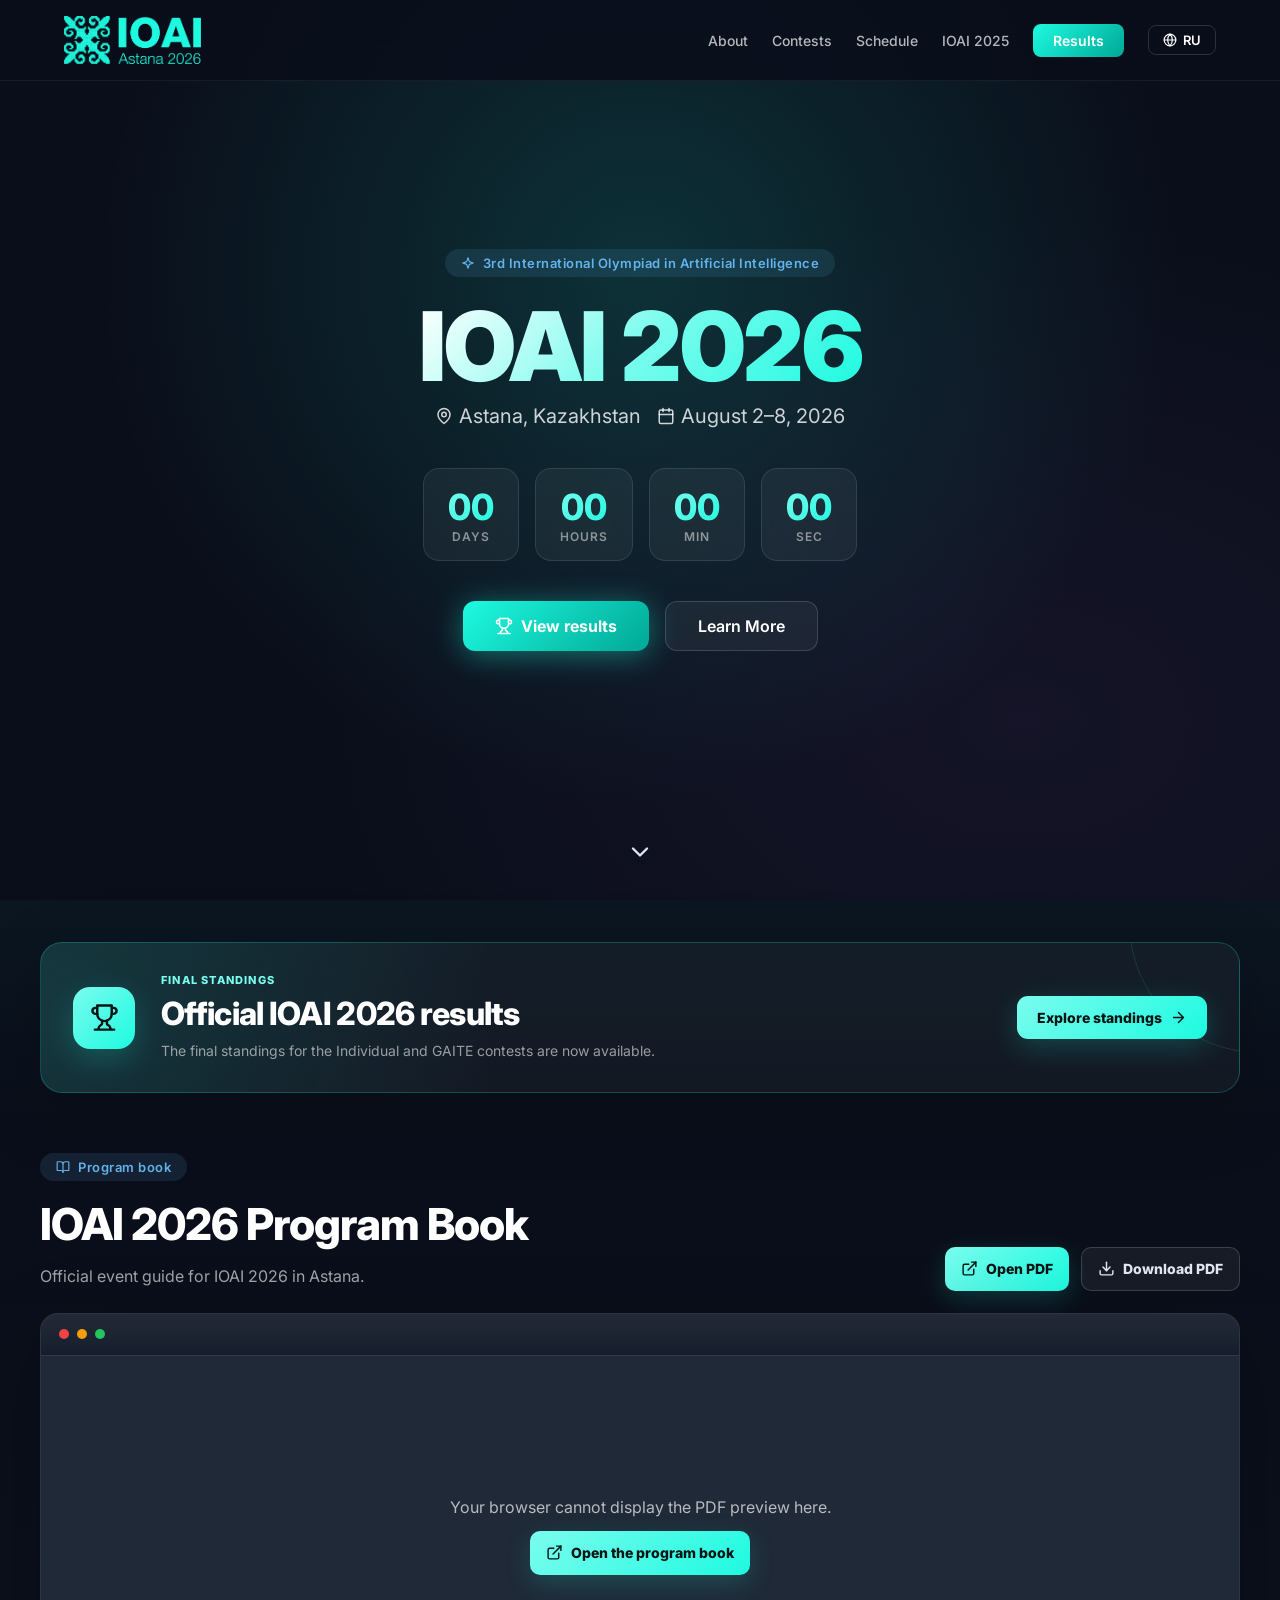
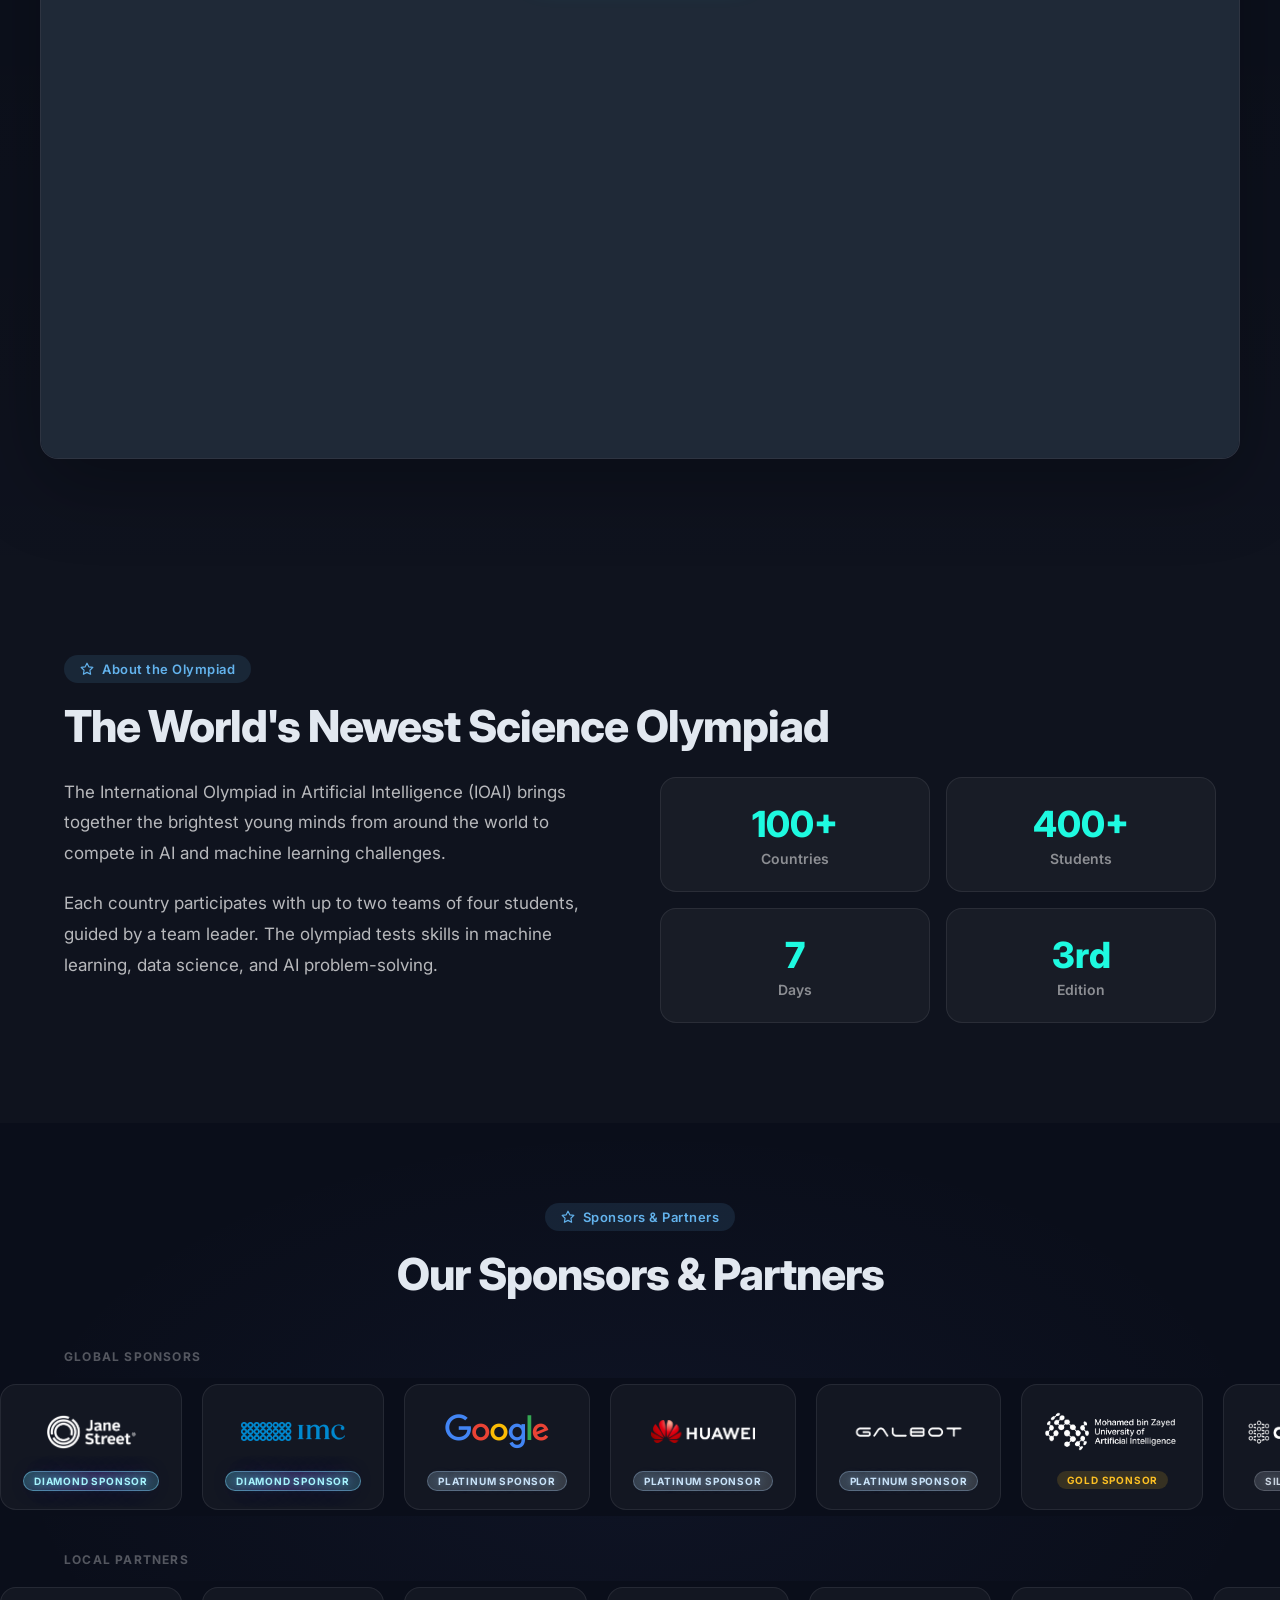
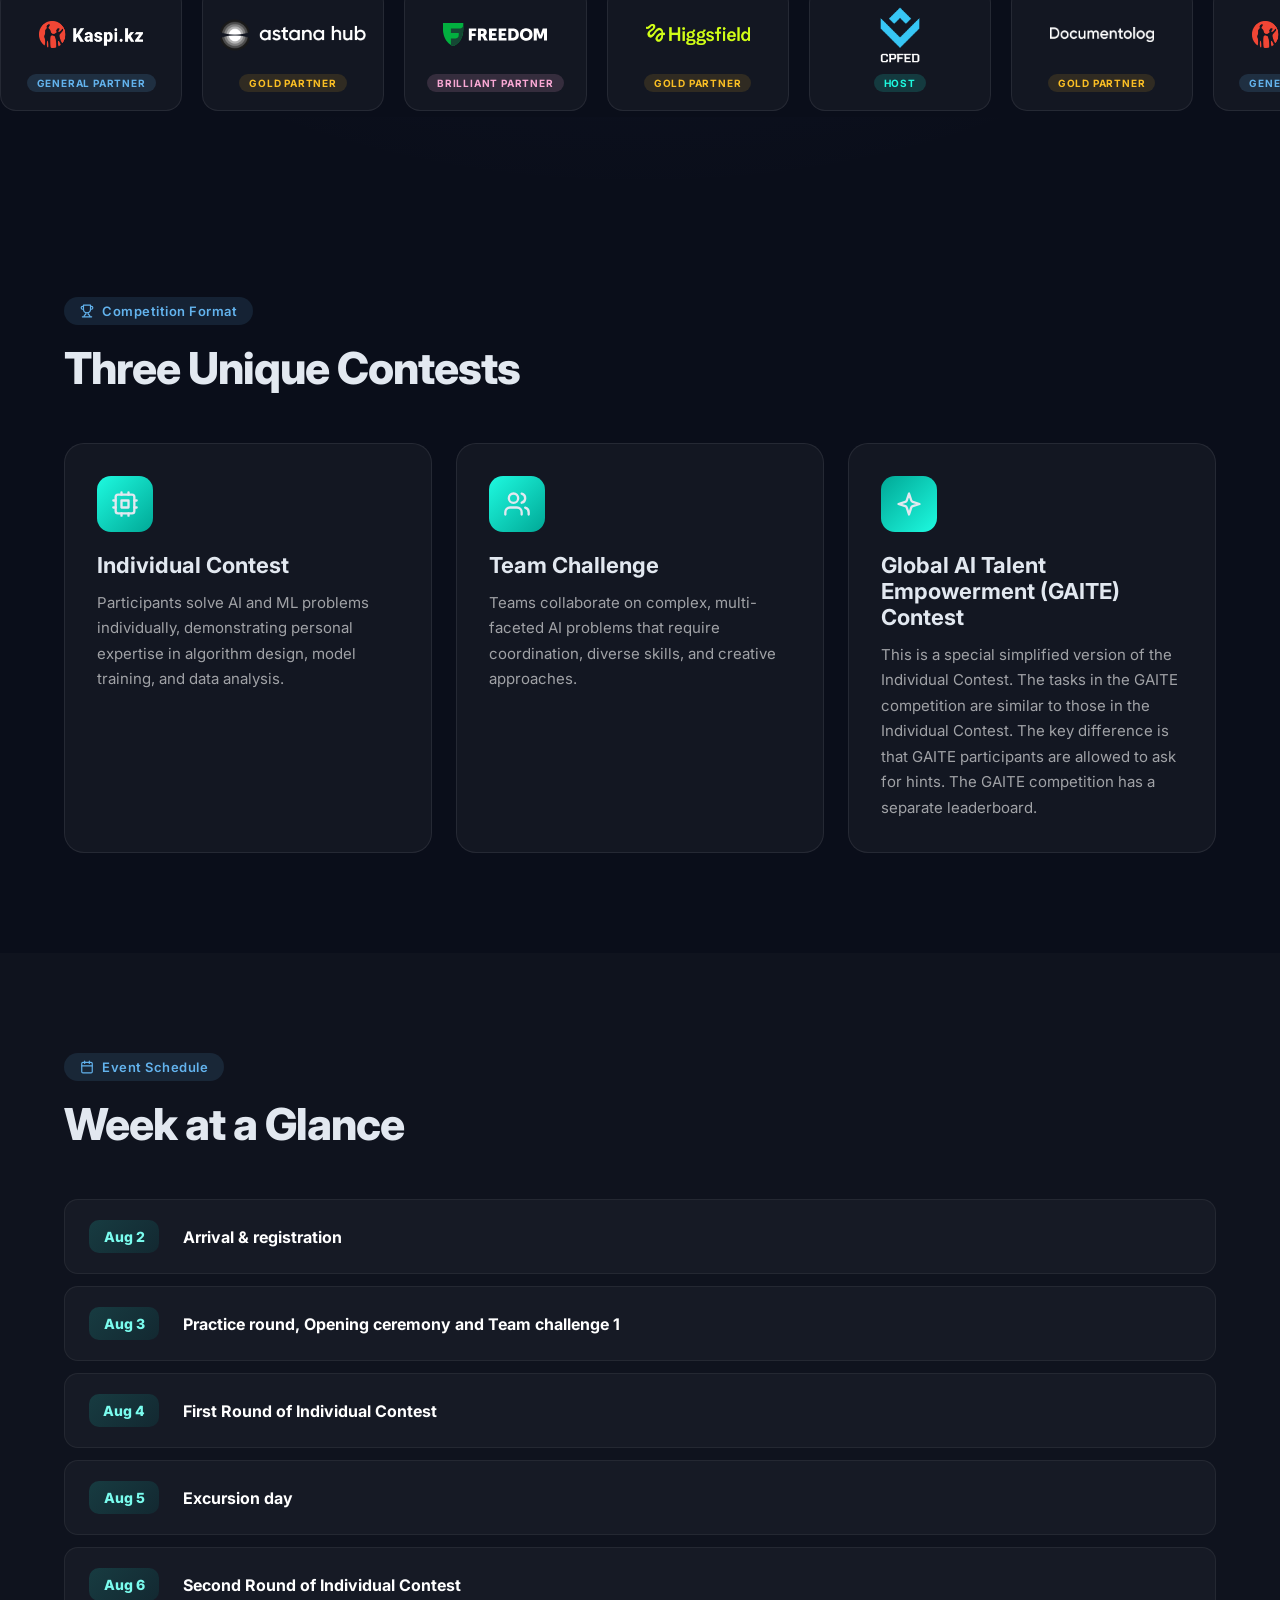
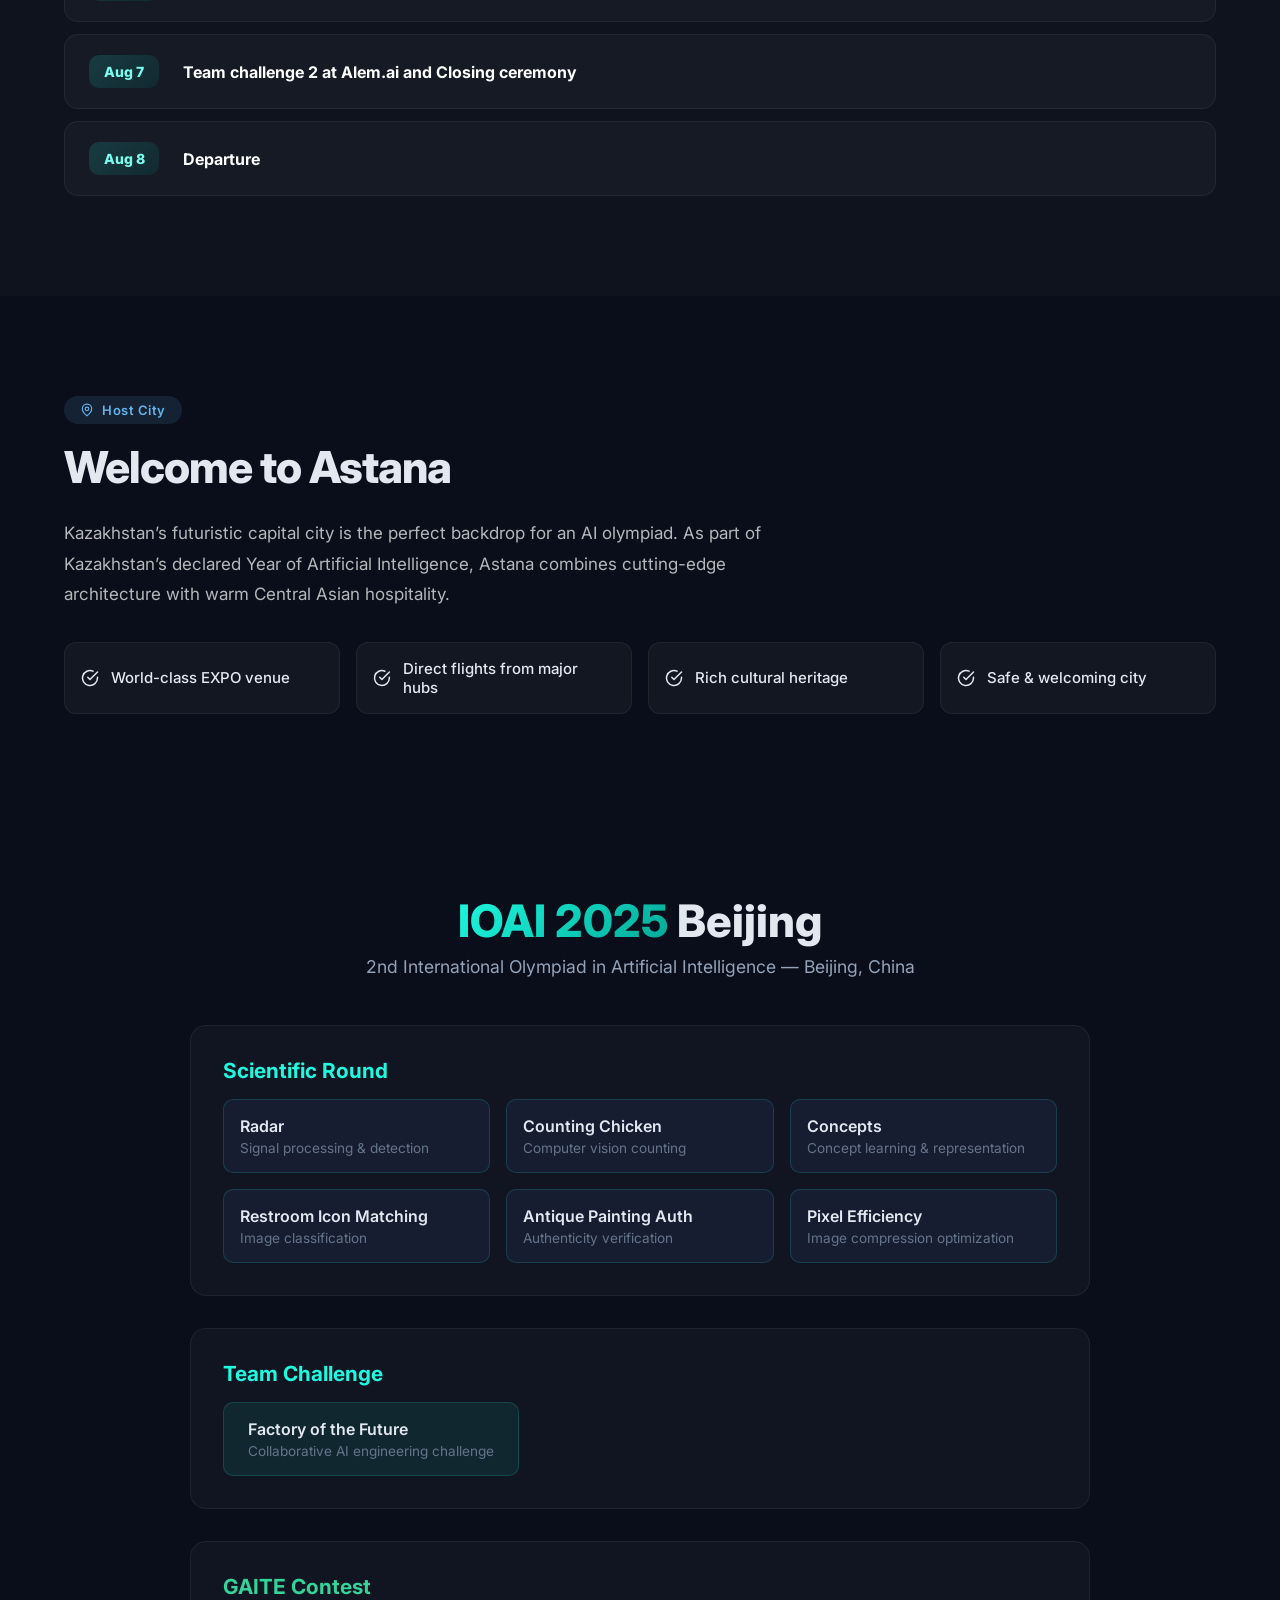
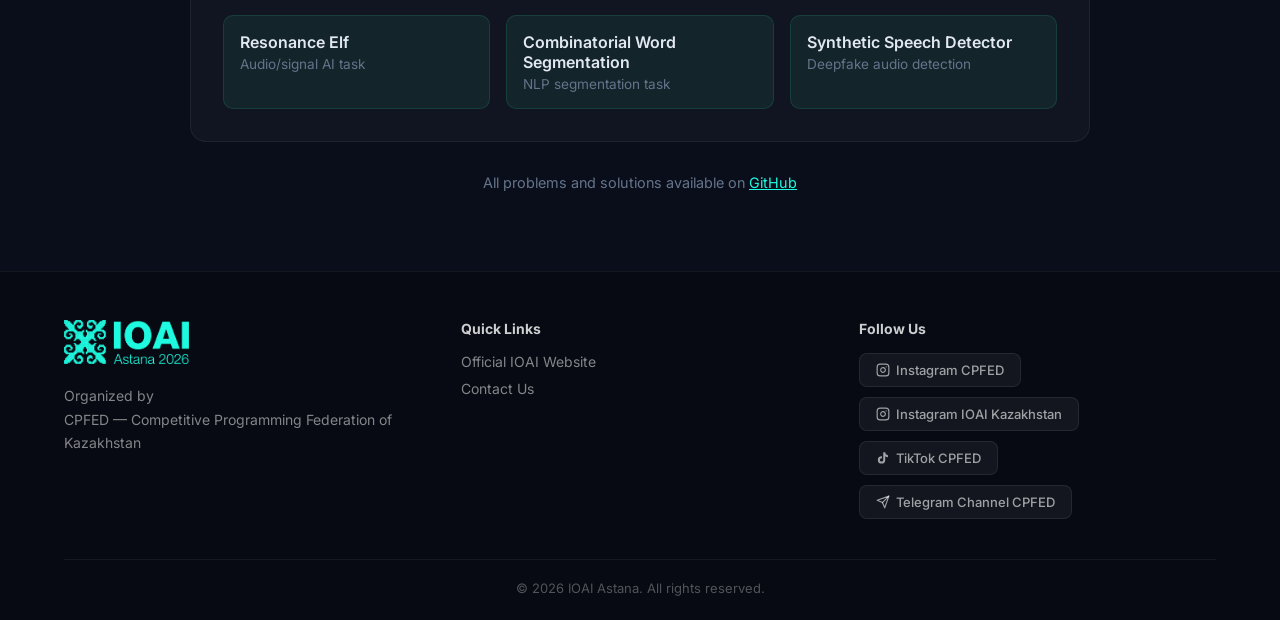
<file: index.html>
﻿<!DOCTYPE html>
<html lang="en">
<head>
<meta charset="UTF-8">
<meta name="viewport" content="width=device-width, initial-scale=1.0">
  <title>IOAI 2026 — International Olympiad in Artificial Intelligence | Astana, Kazakhstan</title>
<meta name="description" content="3rd International Olympiad in Artificial Intelligence. August 2-8, 2026. Astana, Kazakhstan. Register now for the world's newest science olympiad.">
<link rel="preconnect" href="https://fonts.googleapis.com">
<link href="https://fonts.googleapis.com/css2?family=Inter:wght@400;500;600;700;800;900&amp;display=swap" rel="stylesheet">
<style>
*,*::before,*::after{box-sizing:border-box;margin:0;padding:0}
body{font-family:'Inter',-apple-system,BlinkMacSystemFont,sans-serif;background:#0a0e1a;color:#e2e8f0;min-height:100vh;overflow-x:hidden}
a{color:inherit;text-decoration:none}
::selection{background:rgba(30,250,224,0.4)}
input,select,textarea,button{font-family:inherit}
::-webkit-scrollbar{width:8px}
::-webkit-scrollbar-track{background:#0a0e1a}
::-webkit-scrollbar-thumb{background:rgba(255,255,255,0.1);border-radius:4px}

/* Animations */
@keyframes floatUp{0%{transform:translateY(0) scale(1);opacity:0}10%{opacity:1}90%{opacity:1}100%{transform:translateY(-110vh) scale(0.5);opacity:0}}
@keyframes bounce{0%,100%{transform:translateX(-50%) translateY(0)}50%{transform:translateX(-50%) translateY(10px)}}
@keyframes fadeIn{from{opacity:0;transform:translateY(10px)}to{opacity:1;transform:translateY(0)}}
@keyframes spin{to{transform:rotate(360deg)}}
@keyframes gradientShift{0%{background-position:0% 50%}50%{background-position:100% 50%}100%{background-position:0% 50%}}

/* Particle */
.particle{position:absolute;border-radius:50%;animation:floatUp linear infinite}

/* Nav */
.nav{position:fixed;top:0;left:0;right:0;z-index:100;background:rgba(10,14,26,0.85);backdrop-filter:blur(20px);border-bottom:1px solid rgba(255,255,255,0.06)}
.nav-inner{max-width:1200px;margin:0 auto;padding:0 24px;display:flex;align-items:center;justify-content:space-between;height:80px}
.nav-logo{display:flex;align-items:center;gap:10px;cursor:pointer}
.nav-logo-icon{width:36px;height:36px;border-radius:10px;background:linear-gradient(135deg,#1EFAE0,#00A896);display:flex;align-items:center;justify-content:center}
.nav-links{display:flex;align-items:center;gap:24px}
.nav-link{cursor:pointer;font-size:14px;font-weight:500;color:rgba(255,255,255,0.7);transition:color 0.2s;background:none;border:none}
.nav-link:hover{color:#fff}
.btn-primary{padding:8px 20px;border-radius:8px;border:none;cursor:pointer;background:linear-gradient(135deg,#1EFAE0,#00A896);color:#fff;font-size:14px;font-weight:600;transition:transform 0.2s}
.btn-primary:hover{transform:scale(1.03)}
.btn-lang{padding:6px 14px;border-radius:8px;border:1px solid rgba(255,255,255,0.15);background:transparent;color:#fff;font-size:13px;font-weight:600;cursor:pointer;display:flex;align-items:center;gap:6px}

/* Section base */
.section{max-width:1200px;margin:0 auto;padding:100px 24px}
.tag{display:inline-flex;align-items:center;gap:8px;padding:6px 16px;border-radius:20px;font-size:13px;font-weight:600;background:rgba(99,179,237,0.12);color:#63b3ed;margin-bottom:16px;letter-spacing:0.5px}
.section-title{font-size:clamp(28px,4vw,44px);font-weight:800;margin-bottom:24px;letter-spacing:-1px}

/* Hero */
.hero{min-height:100vh;display:flex;align-items:center;justify-content:center;position:relative;overflow:hidden;background:radial-gradient(ellipse at 50% 30%,rgba(30,250,224,0.15) 0%,transparent 60%),radial-gradient(ellipse at 80% 80%,rgba(118,75,162,0.1) 0%,transparent 50%)}
.hero-content{text-align:center;z-index:10;padding:0 24px;max-width:800px}
.hero-title{font-size:clamp(48px,10vw,96px);font-weight:900;line-height:0.95;background:linear-gradient(135deg,#fff 0%,#7AFCEE 50%,#1EFAE0 100%);-webkit-background-clip:text;-webkit-text-fill-color:transparent;margin-bottom:12px;letter-spacing:-2px}
.hero-meta{display:flex;align-items:center;justify-content:center;gap:16px;margin-bottom:8px;flex-wrap:wrap;font-size:20px;color:rgba(255,255,255,0.8)}
.hero-meta svg{flex-shrink:0}
.countdown{display:flex;justify-content:center;gap:16px;margin:40px 0;flex-wrap:wrap}
.countdown-item{background:rgba(255,255,255,0.05);border:1px solid rgba(255,255,255,0.1);border-radius:16px;padding:16px 24px;min-width:80px;text-align:center;backdrop-filter:blur(10px)}
.countdown-val{font-size:36px;font-weight:800;font-variant-numeric:tabular-nums;background:linear-gradient(135deg,#7AFCEE,#1EFAE0);-webkit-background-clip:text;-webkit-text-fill-color:transparent}
.countdown-label{font-size:12px;color:rgba(255,255,255,0.5);font-weight:600;text-transform:uppercase;letter-spacing:1px}
.hero-buttons{display:flex;gap:16px;justify-content:center;flex-wrap:wrap}
.btn-hero{padding:14px 32px;border-radius:12px;border:none;cursor:pointer;background:linear-gradient(135deg,#1EFAE0,#00A896);color:#fff;font-size:16px;font-weight:700;display:flex;align-items:center;gap:8px;box-shadow:0 4px 30px rgba(30,250,224,0.4);transition:transform 0.2s}
.btn-hero:hover{transform:scale(1.04)}
.btn-hero-outline{padding:14px 32px;border-radius:12px;cursor:pointer;border:1px solid rgba(255,255,255,0.15);background:rgba(255,255,255,0.05);color:#fff;font-size:16px;font-weight:600}
.scroll-hint{position:absolute;bottom:30px;left:50%;transform:translateX(-50%);cursor:pointer;animation:bounce 2s infinite}

/* Results spotlight */
.results-highlight{padding:42px 24px;background:linear-gradient(180deg,rgba(30,250,224,0.035),transparent)}
.results-callout{position:relative;max-width:1200px;margin:0 auto;display:grid;grid-template-columns:auto minmax(0,1fr) auto;align-items:center;gap:26px;padding:30px 32px;border:1px solid rgba(30,250,224,0.22);border-radius:22px;background:radial-gradient(circle at 0 50%,rgba(30,250,224,0.13),transparent 38%),rgba(255,255,255,0.04);box-shadow:0 20px 70px rgba(0,0,0,0.18);overflow:hidden}
.results-callout::after{content:"";position:absolute;width:260px;height:260px;right:-150px;top:-150px;border:1px solid rgba(122,252,238,0.11);border-radius:50%;pointer-events:none}
.results-callout-icon{width:62px;height:62px;border-radius:17px;display:flex;align-items:center;justify-content:center;color:#061513;background:linear-gradient(135deg,#7AFCEE,#1EFAE0);box-shadow:0 10px 30px rgba(30,250,224,0.2)}
.results-callout-copy{position:relative;z-index:1}
.results-callout-kicker{display:block;margin-bottom:7px;color:#7AFCEE;font-size:11px;font-weight:800;letter-spacing:1.2px;text-transform:uppercase}
.results-callout h2{margin-bottom:7px;color:#fff;font-size:clamp(22px,3vw,32px);font-weight:800;letter-spacing:-0.7px}
.results-callout p{max-width:680px;color:rgba(255,255,255,0.57);font-size:14px;line-height:1.6}
.results-callout-btn{position:relative;z-index:1;display:flex;align-items:center;gap:8px;padding:13px 20px;border-radius:11px;color:#061513;background:linear-gradient(135deg,#7AFCEE,#1EFAE0);font-size:14px;font-weight:800;white-space:nowrap;box-shadow:0 8px 28px rgba(30,250,224,0.2);transition:transform .2s,box-shadow .2s}
.results-callout-btn:hover{transform:translateY(-2px);box-shadow:0 12px 34px rgba(30,250,224,0.28)}

/* Program book */
.program-book{padding:18px 24px 96px;background:linear-gradient(180deg,transparent,rgba(255,255,255,0.018))}
.program-book-shell{max-width:1200px;margin:0 auto}
.program-book-header{display:flex;align-items:flex-end;justify-content:space-between;gap:24px;margin-bottom:22px}
.program-book-copy{max-width:720px}
.program-book-copy h2{font-size:clamp(28px,4vw,44px);font-weight:800;margin-bottom:12px;letter-spacing:-1px;color:#fff}
.program-book-copy p{font-size:16px;line-height:1.7;color:rgba(255,255,255,0.62)}
.program-book-actions{display:flex;align-items:center;gap:12px;flex-wrap:wrap;justify-content:flex-end}
.program-book-btn{display:inline-flex;align-items:center;justify-content:center;gap:8px;min-height:44px;padding:12px 16px;border-radius:10px;font-size:14px;font-weight:800;white-space:nowrap;transition:transform .2s,background .2s,border-color .2s}
.program-book-btn:hover{transform:translateY(-2px)}
.program-book-btn-primary{color:#061513;background:linear-gradient(135deg,#7AFCEE,#1EFAE0);box-shadow:0 8px 26px rgba(30,250,224,0.18)}
.program-book-btn-secondary{color:#e2e8f0;border:1px solid rgba(255,255,255,0.16);background:rgba(255,255,255,0.055)}
.program-book-btn-secondary:hover{background:rgba(255,255,255,0.085);border-color:rgba(255,255,255,0.24)}
.program-book-reader{position:relative;border:1px solid rgba(255,255,255,0.12);border-radius:18px;overflow:hidden;background:#111827;box-shadow:0 24px 80px rgba(0,0,0,0.28)}
.program-book-reader::before{content:"";display:block;height:42px;background:linear-gradient(180deg,rgba(255,255,255,0.075),rgba(255,255,255,0.025));border-bottom:1px solid rgba(255,255,255,0.08)}
.program-book-reader::after{content:"";position:absolute;top:15px;left:18px;width:10px;height:10px;border-radius:50%;background:#ef4444;box-shadow:18px 0 0 #f59e0b,36px 0 0 #22c55e;pointer-events:none}
.program-book-frame{display:block;width:100%;height:min(78vh,860px);min-height:620px;border:0;background:#1f2937}
.program-book-fallback{display:flex;min-height:360px;align-items:center;justify-content:center;flex-direction:column;gap:14px;padding:32px;text-align:center;color:rgba(255,255,255,0.68)}

/* About stats */
.stats-grid{display:grid;grid-template-columns:1fr 1fr;gap:16px}
.stat-card{background:rgba(255,255,255,0.04);border:1px solid rgba(255,255,255,0.08);border-radius:16px;padding:24px;text-align:center}
.stat-val{font-size:36px;font-weight:800;margin-bottom:4px}
.stat-label{font-size:14px;color:rgba(255,255,255,0.5);font-weight:600}

/* Cards */
.card{background:rgba(255,255,255,0.04);border:1px solid rgba(255,255,255,0.08);border-radius:20px;padding:32px;transition:all 0.3s}
.card:hover{background:rgba(255,255,255,0.07);transform:translateY(-4px)}
.card-icon{width:56px;height:56px;border-radius:14px;display:flex;align-items:center;justify-content:center;margin-bottom:20px}
.card h3{font-size:22px;font-weight:700;margin-bottom:12px}
.card p{font-size:15px;line-height:1.7;color:rgba(255,255,255,0.6)}

/* Schedule */
.schedule-item{display:flex;align-items:center;gap:24px;padding:20px 24px;background:rgba(255,255,255,0.03);border:1px solid rgba(255,255,255,0.06);border-radius:14px;transition:all 0.2s}
.schedule-item:hover{background:rgba(255,255,255,0.06)}
.schedule-date{min-width:70px;padding:8px 0;text-align:center;border-radius:10px;background:linear-gradient(135deg,rgba(30,250,224,0.15),rgba(0,122,118,0.15));font-weight:800;font-size:14px;color:#7AFCEE}

/* Feature chips */
.feature-chip{display:flex;align-items:center;gap:12px;padding:16px;background:rgba(255,255,255,0.04);border-radius:12px;border:1px solid rgba(255,255,255,0.06);font-size:15px;font-weight:500}

/* Registration */
.register-section{background:radial-gradient(ellipse at 50% 50%,rgba(102,126,234,0.08) 0%,transparent 60%)}
.role-grid{display:grid;grid-template-columns:repeat(auto-fit,minmax(160px,1fr));gap:12px;margin-bottom:32px}
.role-card{padding:20px;border-radius:16px;cursor:pointer;text-align:center;background:rgba(255,255,255,0.03);border:1.5px solid rgba(255,255,255,0.08);transition:all 0.2s}
.role-card.active{background:rgba(30,250,224,0.15);border:2px solid #1EFAE0;transform:scale(1.02)}
.role-icon{width:48px;height:48px;border-radius:14px;margin:0 auto 12px;display:flex;align-items:center;justify-content:center;background:rgba(255,255,255,0.06);color:rgba(255,255,255,0.4)}
.role-card.active .role-icon{background:linear-gradient(135deg,#1EFAE0,#00A896);color:#fff}
.role-card .role-label{font-weight:700;font-size:15px;margin-bottom:4px;color:rgba(255,255,255,0.7)}
.role-card.active .role-label{color:#fff}
.role-card .role-desc{font-size:12px;color:rgba(255,255,255,0.4)}

.form-box{background:rgba(255,255,255,0.03);border:1px solid rgba(255,255,255,0.08);border-radius:20px;padding:32px;animation:fadeIn 0.3s ease}
.form-grid{display:grid;gap:16px;margin-bottom:16px}
.form-grid-2{grid-template-columns:1fr 1fr}
.form-grid-3{grid-template-columns:1fr 1fr 1fr}
.form-grid-2-1{grid-template-columns:2fr 1fr}
.form-label{display:block;margin-bottom:6px;font-size:13px;font-weight:600;color:rgba(255,255,255,0.6)}
.form-input{width:100%;padding:12px 16px;border-radius:10px;border:1.5px solid rgba(255,255,255,0.12);background:rgba(255,255,255,0.05);color:#fff;font-size:15px;outline:none;transition:all 0.2s}
.form-input:focus{border-color:#1EFAE0}
.form-input.error{border-color:#ef4444}
.form-input::placeholder{color:rgba(255,255,255,0.25)}
select.form-input{cursor:pointer;appearance:none;background-image:url("data:image/svg+xml,%3Csvg xmlns='http://www.w3.org/2000/svg' width='12' height='12' viewBox='0 0 24 24' fill='none' stroke='rgba(255,255,255,0.4)' stroke-width='2'%3E%3Cpath d='M6 9l6 6 6-6'/%3E%3C/svg%3E");background-repeat:no-repeat;background-position:right 12px center}
select.form-input option{background:#1a1f2e}
.btn-submit{width:100%;padding:16px 32px;border-radius:12px;border:none;cursor:pointer;background:linear-gradient(135deg,#1EFAE0,#00A896);color:#fff;font-size:17px;font-weight:700;display:flex;align-items:center;justify-content:center;gap:10px;box-shadow:0 4px 30px rgba(30,250,224,0.3);transition:all 0.2s}
.btn-submit:hover{transform:scale(1.01)}
.btn-submit:disabled{opacity:0.6;cursor:wait}
.spinner{width:20px;height:20px;border:3px solid rgba(255,255,255,0.3);border-top-color:#fff;border-radius:50%;display:inline-block;animation:spin 0.8s linear infinite}

/* Success */
.success-box{background:rgba(34,197,94,0.08);border:1px solid rgba(34,197,94,0.25);border-radius:20px;padding:40px;text-align:center;margin-bottom:32px}
.reg-id{display:inline-block;padding:12px 24px;border-radius:12px;background:rgba(255,255,255,0.08);font-family:monospace;font-size:18px;font-weight:700;color:#7AFCEE;letter-spacing:1px}

/* Footer */
.footer{border-top:1px solid rgba(255,255,255,0.06);background:rgba(0,0,0,0.3)}
.footer-inner{max-width:1200px;margin:0 auto;padding:48px 24px 24px}
.footer-grid{display:grid;grid-template-columns:repeat(auto-fit,minmax(200px,1fr));gap:40px;margin-bottom:40px}
.footer-bottom{border-top:1px solid rgba(255,255,255,0.06);padding-top:20px;text-align:center;color:rgba(255,255,255,0.3);font-size:13px}
.social-link{padding:8px 16px;border-radius:8px;background:rgba(255,255,255,0.05);border:1px solid rgba(255,255,255,0.08);color:rgba(255,255,255,0.6);font-size:13px;font-weight:500;display:inline-flex;align-items:center;gap:6px}

/* Sponsors marquee */
@keyframes marqueeLeft{from{transform:translateX(0)}to{transform:translateX(-50%)}}
@keyframes marqueeRight{from{transform:translateX(-50%)}to{transform:translateX(0)}}
.marquee-track{display:flex;gap:20px;width:max-content;padding:6px 0;background:#0a0e1a}
.marquee-left{animation:marqueeLeft 90s linear infinite}
.marquee-right{animation:marqueeRight 90s linear infinite}
.marquee-track:hover{animation-play-state:paused}
.sponsor-card{display:flex;flex-direction:column;align-items:center;gap:10px;padding:18px 22px;background:rgba(255,255,255,0.04);border:1px solid rgba(255,255,255,0.08);border-radius:16px;min-width:170px;flex-shrink:0;text-decoration:none;transition:all 0.25s;cursor:pointer}
.sponsor-card:hover{background:rgba(255,255,255,0.08);transform:translateY(-3px);border-color:rgba(255,255,255,0.15)}
.sponsor-logo-wrap{border-radius:10px;padding:10px 16px;display:flex;align-items:center;justify-content:center;width:136px;height:58px}
.sponsor-logo-wrap img{max-width:100%;max-height:100%;object-fit:contain;display:block}
.sponsor-tier{font-size:10px;font-weight:700;text-transform:uppercase;letter-spacing:0.8px;padding:3px 10px;border-radius:20px;white-space:nowrap}
.tier-diamond{background:linear-gradient(135deg,rgba(100,230,255,0.28),rgba(180,100,255,0.18),rgba(100,230,255,0.22));color:#a5f3fc;text-shadow:0 0 10px rgba(100,230,255,0.8),0 0 22px rgba(160,100,255,0.5);border:1px solid rgba(130,220,255,0.45)}
.tier-platinum{background:linear-gradient(135deg,rgba(180,215,245,0.22),rgba(240,250,255,0.16));color:#c8e2f8;text-shadow:0 0 10px rgba(160,210,255,0.55);border:1px solid rgba(180,220,255,0.28)}
.tier-gold{background:rgba(251,191,36,0.15);color:#fbbf24}
.tier-silver{background:linear-gradient(135deg,rgba(203,213,225,0.18),rgba(226,232,240,0.12));color:#cbd5e1;text-shadow:0 0 8px rgba(203,213,225,0.4);border:1px solid rgba(203,213,225,0.22)}
.tier-host{background:rgba(30,250,224,0.15);color:#1EFAE0}
.tier-general{background:rgba(99,179,237,0.15);color:#63b3ed}
.tier-brilliant{background:rgba(249,168,212,0.15);color:#f9a8d4}
.tier-golden{background:rgba(251,191,36,0.12);color:#fbbf24}

/* Responsive */
@media(max-width:768px){
  .nav-links .nav-link:not(.btn-primary):not(.btn-lang){display:none}
  .nav-inner{padding:0 16px}.nav-links{gap:10px}.nav-logo img{height:40px!important}.nav-links .btn-primary{padding:8px 12px}.btn-lang{padding:6px 10px}
  .form-grid-2,.form-grid-3,.form-grid-2-1{grid-template-columns:1fr}
  .hero-meta{flex-direction:column;gap:8px}
  .countdown{gap:8px}
  .countdown-item{padding:12px 16px;min-width:60px}
  .countdown-val{font-size:28px}
  .stats-grid{grid-template-columns:1fr 1fr}
  .results-highlight{padding:28px 16px}.results-callout{grid-template-columns:auto minmax(0,1fr);padding:24px;gap:18px}.results-callout-btn{grid-column:1/-1;justify-content:center}.results-callout-icon{width:52px;height:52px;border-radius:14px}
  .program-book{padding:10px 16px 72px}.program-book-header{align-items:flex-start;flex-direction:column}.program-book-actions{width:100%;justify-content:flex-start}.program-book-btn{flex:1;min-width:145px}.program-book-reader{border-radius:14px}.program-book-frame{height:68vh;min-height:500px}
}
</style>
</head>
<body>

<!-- SVG Icons (hidden) -->
<svg style="display:none" xmlns="http://www.w3.org/2000/svg">
  <symbol id="icon-brain" viewBox="0 0 24 24" fill="none" stroke="currentColor" stroke-width="2" stroke-linecap="round" stroke-linejoin="round"><path d="M9.5 2A5.5 5.5 0 0 0 4 7.5c0 1.5.5 2.8 1.4 3.8A3.5 3.5 0 0 0 4 14.5C4 16.4 5.6 18 7.5 18H8v2.5a1.5 1.5 0 0 0 3 0V18h2v2.5a1.5 1.5 0 0 0 3 0V18h.5c1.9 0 3.5-1.6 3.5-3.5a3.5 3.5 0 0 0-1.4-2.8c.9-1 1.4-2.3 1.4-3.7A5.5 5.5 0 0 0 14.5 2h-5z"/></symbol>
  <symbol id="icon-sparkles" viewBox="0 0 24 24" fill="none" stroke="currentColor" stroke-width="2" stroke-linecap="round" stroke-linejoin="round"><path d="m12 3-1.9 5.8a2 2 0 0 1-1.3 1.3L3 12l5.8 1.9a2 2 0 0 1 1.3 1.3L12 21l1.9-5.8a2 2 0 0 1 1.3-1.3L21 12l-5.8-1.9a2 2 0 0 1-1.3-1.3Z"/></symbol>
  <symbol id="icon-map-pin" viewBox="0 0 24 24" fill="none" stroke="currentColor" stroke-width="2" stroke-linecap="round" stroke-linejoin="round"><path d="M20 10c0 6-8 12-8 12s-8-6-8-12a8 8 0 1 1 16 0Z"/><circle cx="12" cy="10" r="3"/></symbol>
  <symbol id="icon-calendar" viewBox="0 0 24 24" fill="none" stroke="currentColor" stroke-width="2" stroke-linecap="round" stroke-linejoin="round"><rect x="3" y="4" width="18" height="18" rx="2"/><path d="M16 2v4M8 2v4M3 10h18"/></symbol>
  <symbol id="icon-arrow-right" viewBox="0 0 24 24" fill="none" stroke="currentColor" stroke-width="2" stroke-linecap="round" stroke-linejoin="round"><path d="M5 12h14M12 5l7 7-7 7"/></symbol>
  <symbol id="icon-chevron-down" viewBox="0 0 24 24" fill="none" stroke="currentColor" stroke-width="2" stroke-linecap="round" stroke-linejoin="round"><path d="m6 9 6 6 6-6"/></symbol>
  <symbol id="icon-star" viewBox="0 0 24 24" fill="none" stroke="currentColor" stroke-width="2" stroke-linecap="round" stroke-linejoin="round"><polygon points="12 2 15.09 8.26 22 9.27 17 14.14 18.18 21.02 12 17.77 5.82 21.02 7 14.14 2 9.27 8.91 8.26 12 2"/></symbol>
  <symbol id="icon-trophy" viewBox="0 0 24 24" fill="none" stroke="currentColor" stroke-width="2" stroke-linecap="round" stroke-linejoin="round"><path d="M6 9H4.5a2.5 2.5 0 0 1 0-5H6M18 9h1.5a2.5 2.5 0 0 0 0-5H18M4 22h16M10 14.66V17c0 .55-.47.98-.97 1.21C7.85 18.75 7 20 7 22h10c0-2-0.85-3.25-2.03-3.79A1.07 1.07 0 0 1 14 17v-2.34"/><path d="M18 2H6v7a6 6 0 0 0 12 0V2Z"/></symbol>
  <symbol id="icon-cpu" viewBox="0 0 24 24" fill="none" stroke="currentColor" stroke-width="2" stroke-linecap="round" stroke-linejoin="round"><rect x="4" y="4" width="16" height="16" rx="2"/><rect x="9" y="9" width="6" height="6"/><path d="M15 2v2M15 20v2M2 15h2M2 9h2M20 15h2M20 9h2M9 2v2M9 20v2"/></symbol>
  <symbol id="icon-users" viewBox="0 0 24 24" fill="none" stroke="currentColor" stroke-width="2" stroke-linecap="round" stroke-linejoin="round"><path d="M16 21v-2a4 4 0 0 0-4-4H6a4 4 0 0 0-4 4v2"/><circle cx="9" cy="7" r="4"/><path d="M22 21v-2a4 4 0 0 0-3-3.87M16 3.13a4 4 0 0 1 0 7.75"/></symbol>
  <symbol id="icon-check" viewBox="0 0 24 24" fill="none" stroke="currentColor" stroke-width="2" stroke-linecap="round" stroke-linejoin="round"><path d="M22 11.08V12a10 10 0 1 1-5.93-9.14"/><path d="M22 4 12 14.01l-3-3"/></symbol>
  <symbol id="icon-ticket" viewBox="0 0 24 24" fill="none" stroke="currentColor" stroke-width="2" stroke-linecap="round" stroke-linejoin="round"><path d="M2 9a3 3 0 0 1 0 6v2a2 2 0 0 0 2 2h16a2 2 0 0 0 2-2v-2a3 3 0 0 1 0-6V7a2 2 0 0 0-2-2H4a2 2 0 0 0-2 2Z"/><path d="M13 5v2M13 17v2M13 11v2"/></symbol>
  <symbol id="icon-grad" viewBox="0 0 24 24" fill="none" stroke="currentColor" stroke-width="2" stroke-linecap="round" stroke-linejoin="round"><path d="M22 10v6M2 10l10-5 10 5-10 5z"/><path d="M6 12v5c0 1.66 2.69 3 6 3s6-1.34 6-3v-5"/></symbol>
  <symbol id="icon-user" viewBox="0 0 24 24" fill="none" stroke="currentColor" stroke-width="2" stroke-linecap="round" stroke-linejoin="round"><path d="M19 21v-2a4 4 0 0 0-4-4H9a4 4 0 0 0-4 4v2"/><circle cx="12" cy="7" r="4"/></symbol>
  <symbol id="icon-heart" viewBox="0 0 24 24" fill="none" stroke="currentColor" stroke-width="2" stroke-linecap="round" stroke-linejoin="round"><path d="M19 14c1.49-1.46 3-3.21 3-5.5A5.5 5.5 0 0 0 16.5 3c-1.76 0-3 .5-4.5 2-1.5-1.5-2.74-2-4.5-2A5.5 5.5 0 0 0 2 8.5c0 2.3 1.5 4.05 3 5.5l7 7Z"/></symbol>
  <symbol id="icon-globe" viewBox="0 0 24 24" fill="none" stroke="currentColor" stroke-width="2" stroke-linecap="round" stroke-linejoin="round"><circle cx="12" cy="12" r="10"/><path d="M12 2a14.5 14.5 0 0 0 0 20 14.5 14.5 0 0 0 0-20M2 12h20"/></symbol>
  <symbol id="icon-book-open" viewBox="0 0 24 24" fill="none" stroke="currentColor" stroke-width="2" stroke-linecap="round" stroke-linejoin="round"><path d="M12 7v14"/><path d="M3 18a1 1 0 0 1-1-1V4a1 1 0 0 1 1-1h5a4 4 0 0 1 4 4 4 4 0 0 1 4-4h5a1 1 0 0 1 1 1v13a1 1 0 0 1-1 1h-6a3 3 0 0 0-3 3 3 3 0 0 0-3-3z"/></symbol>
  <symbol id="icon-download" viewBox="0 0 24 24" fill="none" stroke="currentColor" stroke-width="2" stroke-linecap="round" stroke-linejoin="round"><path d="M12 15V3"/><path d="M21 15v4a2 2 0 0 1-2 2H5a2 2 0 0 1-2-2v-4"/><path d="m7 10 5 5 5-5"/></symbol>
  <symbol id="icon-external-link" viewBox="0 0 24 24" fill="none" stroke="currentColor" stroke-width="2" stroke-linecap="round" stroke-linejoin="round"><path d="M15 3h6v6"/><path d="M10 14 21 3"/><path d="M18 13v6a2 2 0 0 1-2 2H5a2 2 0 0 1-2-2V8a2 2 0 0 1 2-2h6"/></symbol>
</svg>

<div id="contact-popup" onclick="if(event.target===this)hideContactPopup()" style="display:none;position:fixed;inset:0;z-index:200;background:rgba(0,0,0,0.65);backdrop-filter:blur(6px);align-items:center;justify-content:center">
  <div style="background:#13182a;border:1px solid rgba(255,255,255,0.1);border-radius:20px;padding:36px 32px;max-width:400px;width:90%;text-align:center;position:relative">
    <button onclick="hideContactPopup()" style="position:absolute;top:14px;right:18px;background:none;border:none;color:rgba(255,255,255,0.4);cursor:pointer;font-size:22px;line-height:1">&times;</button>
    <div style="width:56px;height:56px;border-radius:14px;background:linear-gradient(135deg,#1EFAE0,#00A896);display:flex;align-items:center;justify-content:center;margin:0 auto 16px">
      <svg width="24" height="24" fill="none" stroke="white" stroke-width="2" stroke-linecap="round" stroke-linejoin="round" viewBox="0 0 24 24"><rect x="2" y="4" width="20" height="16" rx="2"/><path d="m22 7-8.97 5.7a1.94 1.94 0 0 1-2.06 0L2 7"/></svg>
    </div>
    <h3 style="font-size:20px;font-weight:700;margin-bottom:6px">Contact Us</h3>
    <p style="color:rgba(255,255,255,0.45);font-size:14px;margin-bottom:20px">Reach the organizing team at</p>
    <div style="background:rgba(255,255,255,0.05);border:1px solid rgba(255,255,255,0.1);border-radius:10px;padding:14px 20px;font-family:monospace;font-size:16px;font-weight:600;color:#7AFCEE;margin-bottom:20px;letter-spacing:0.3px">admin@cpfed.kz</div>
    <div style="display:flex;gap:12px;justify-content:center">
      <button id="copy-btn" onclick="navigator.clipboard.writeText('admin@cpfed.kz');this.textContent='Copied!';setTimeout(()=>this.textContent='Copy',1800)" style="padding:10px 22px;border-radius:10px;border:1px solid rgba(255,255,255,0.15);background:rgba(255,255,255,0.05);color:#fff;cursor:pointer;font-size:14px;font-weight:600">Copy</button>
      <a href="mailto:admin@cpfed.kz" style="padding:10px 22px;border-radius:10px;border:none;background:linear-gradient(135deg,#1EFAE0,#00A896);color:#fff;font-size:14px;font-weight:600;display:inline-flex;align-items:center">Send Email</a>
    </div>
  </div>
</div>

<div id="app"></div>

<script>
const APPS_SCRIPT_URL = "https://script.google.com/macros/s/AKfycbyUSYQFSTnmUwUpfRoK2LoouwHypRF5ihey_YaCml9yQmwR3bWNBRnzJHL6UyyNlRLh/exec";

const COUNTRIES = ["Afghanistan","Albania","Algeria","Argentina","Armenia","Australia","Austria","Azerbaijan","Bahrain","Bangladesh","Belarus","Belgium","Bolivia","Bosnia and Herzegovina","Brazil","Brunei","Bulgaria","Cambodia","Canada","Chile","China","Colombia","Costa Rica","Croatia","Cuba","Cyprus","Czech Republic","Denmark","Ecuador","Egypt","Estonia","Ethiopia","Finland","France","Georgia","Germany","Ghana","Greece","Guatemala","Hong Kong","Hungary","Iceland","India","Indonesia","Iran","Iraq","Ireland","Israel","Italy","Jamaica","Japan","Jordan","Kazakhstan","Kenya","Kuwait","Kyrgyzstan","Latvia","Lebanon","Libya","Lithuania","Luxembourg","Malaysia","Maldives","Mexico","Moldova","Mongolia","Montenegro","Morocco","Myanmar","Nepal","Netherlands","New Zealand","Nigeria","North Korea","North Macedonia","Norway","Oman","Pakistan","Palestine","Panama","Paraguay","Peru","Philippines","Poland","Portugal","Qatar","Romania","Russia","Saudi Arabia","Senegal","Serbia","Singapore","Slovakia","Slovenia","South Africa","South Korea","Spain","Sri Lanka","Sweden","Switzerland","Syria","Taiwan","Tajikistan","Tanzania","Thailand","Trinidad and Tobago","Tunisia","Turkey","Turkmenistan","UAE","Uganda","Ukraine","United Kingdom","United States","Uruguay","Uzbekistan","Venezuela","Vietnam"];

const T = {
  en: {
    nav:{about:"About",contests:"Contests",schedule:"Schedule",ioai2025:"IOAI 2025",register:"Register",lang:"RU"},
    hero:{badge:"3rd International Olympiad in Artificial Intelligence",title:"IOAI 2026",subtitle:"Astana, Kazakhstan",dates:"August 2\u20138, 2026",cta:"Get Your Pass",learnMore:"Learn More"},
    about:{tag:"About the Olympiad",title:"The World's Newest Science Olympiad",desc1:"The International Olympiad in Artificial Intelligence (IOAI) brings together the brightest young minds from around the world to compete in AI and machine learning challenges.",desc2:"Each country participates with up to two teams of four students, guided by a team leader. The olympiad tests skills in machine learning, data science, and AI problem-solving.",s1v:"100+",s1l:"Countries",s2v:"400+",s2l:"Students",s3v:"7",s3l:"Days",s4v:"3rd",s4l:"Edition"},
    contests:{tag:"Competition Format",title:"Three Unique Contests",c1:{t:"Individual Contest",d:"Participants solve AI and ML problems individually, demonstrating personal expertise in algorithm design, model training, and data analysis."},c2:{t:"Team Challenge",d:"Teams collaborate on complex, multi-faceted AI problems that require coordination, diverse skills, and creative approaches."},c3:{t:"Global AI Talent Empowerment (GAITE) Contest",d:"This is a special simplified version of the Individual Contest. The tasks in the GAITE competition are similar to those in the Individual Contest. The key difference is that GAITE participants are allowed to ask for hints. The GAITE competition has a separate leaderboard."}},
    schedule:{tag:"Event Schedule",title:"Week at a Glance",days:[{d:"Aug 2",t:"Arrival & Registration",s:"Arrival & registration"},{d:"Aug 3",t:"Opening Ceremony",s:"Practice round, Opening ceremony and Team challenge 1"},{d:"Aug 4",t:"Individual Contest",s:"First Round of Individual Contest"},{d:"Aug 5",t:"Excursion Day",s:"Excursion day"},{d:"Aug 6",t:"Team Challenge",s:"Second Round of Individual Contest"},{d:"Aug 7",t:"GAITE Contest",s:"Team challenge 2 at Alem.ai and Closing ceremony"},{d:"Aug 8",t:"Closing Ceremony",s:"Departure"}]},
    venue:{tag:"Host City",title:"Welcome to Astana",desc:"Kazakhstan\u2019s futuristic capital city is the perfect backdrop for an AI olympiad. As part of Kazakhstan\u2019s declared Year of Artificial Intelligence, Astana combines cutting-edge architecture with warm Central Asian hospitality.",features:["World-class EXPO venue","Direct flights from major hubs","Rich cultural heritage","Safe & welcoming city"]},
    reg:{tag:"Entry Pass",title:"Register for IOAI 2026",desc:"Select your role and fill out the form below. You\u2019ll receive a confirmation email with a QR code \u2014 your entry pass to the event.",roleSelect:"I am registering as...",roles:{competitor:{l:"Competitor",d:"Student participating",i:"grad"},coach:{l:"Coach / Leader",d:"Team leader or coach",i:"user"},parent:{l:"Parent / Guardian",d:"Parent of a student",i:"heart"},guest:{l:"Guest / Visitor",d:"Event visitor",i:"ticket"}},fn:"First Name",ln:"Last Name",em:"Email",ph:"Phone Number",co:"Country",ins:"School / University",insType:"Institution Type",school:"School",uni:"University",dob:"Date of Birth",ts:"T-shirt Size",diet:"Dietary Restrictions",dietOpts:{none:"None",vegetarian:"Vegetarian",vegan:"Vegan",halal:"Halal",other:"Other"},cn:"Student\u2019s Full Name",cr:"Relation to Student",msg:"Additional Message (optional)",submit:"Complete Registration",submitting:"Submitting...",success:"Registration confirmed! Check your email for confirmation and QR code.",successId:"Your registration ID:",inv:"Please enter a valid email",err:"Something went wrong. Please try again.",another:"Register another person"},
    footer:{org:"Organized by",cpfed:"CPFED \u2014 Competitive Programming Federation of Kazakhstan",links:"Quick Links",official:"Official IOAI Website",contact:"Contact Us",follow:"Follow Us",rights:"\u00a9 2026 IOAI Astana. All rights reserved."},
    cd:{d:"Days",h:"Hours",m:"Min",s:"Sec"},
    ioai2025:{subtitle:"2nd International Olympiad in Artificial Intelligence — Beijing, China",scientific:"Scientific Round",team:"Team Challenge",gaite:"GAITE Contest",tasks:{radar:"Signal processing & detection",chicken:"Computer vision counting",concepts:"Concept learning & representation",restroom:"Image classification",antique:"Authenticity verification",pixel:"Image compression optimization",factory:"Collaborative AI engineering challenge",resonance:"Audio/signal AI task",wordSeg:"NLP segmentation task",speech:"Deepfake audio detection"},footer:"All problems and solutions available on"}
  },
  ru: {
    nav:{about:"\u041e \u043d\u0430\u0441",contests:"\u041a\u043e\u043d\u043a\u0443\u0440\u0441\u044b",schedule:"\u0420\u0430\u0441\u043f\u0438\u0441\u0430\u043d\u0438\u0435",ioai2025:"IOAI 2025",register:"\u0420\u0435\u0433\u0438\u0441\u0442\u0440\u0430\u0446\u0438\u044f",lang:"KZ"},
    hero:{badge:"3-\u044f \u041c\u0435\u0436\u0434\u0443\u043d\u0430\u0440\u043e\u0434\u043d\u0430\u044f \u041e\u043b\u0438\u043c\u043f\u0438\u0430\u0434\u0430 \u043f\u043e \u0418\u0441\u043a\u0443\u0441\u0441\u0442\u0432\u0435\u043d\u043d\u043e\u043c\u0443 \u0418\u043d\u0442\u0435\u043b\u043b\u0435\u043a\u0442\u0443",title:"IOAI 2026",subtitle:"\u0410\u0441\u0442\u0430\u043d\u0430, \u041a\u0430\u0437\u0430\u0445\u0441\u0442\u0430\u043d",dates:"2\u20138 \u0430\u0432\u0433\u0443\u0441\u0442\u0430 2026",cta:"\u041f\u043e\u043b\u0443\u0447\u0438\u0442\u044c \u043f\u0440\u043e\u043f\u0443\u0441\u043a",learnMore:"\u041f\u043e\u0434\u0440\u043e\u0431\u043d\u0435\u0435"},
    about:{tag:"\u041e\u0431 \u041e\u043b\u0438\u043c\u043f\u0438\u0430\u0434\u0435",title:"\u041d\u043e\u0432\u0435\u0439\u0448\u0430\u044f \u041c\u0435\u0436\u0434\u0443\u043d\u0430\u0440\u043e\u0434\u043d\u0430\u044f \u041d\u0430\u0443\u0447\u043d\u0430\u044f \u041e\u043b\u0438\u043c\u043f\u0438\u0430\u0434\u0430",desc1:"\u041c\u0435\u0436\u0434\u0443\u043d\u0430\u0440\u043e\u0434\u043d\u0430\u044f \u043e\u043b\u0438\u043c\u043f\u0438\u0430\u0434\u0430 \u043f\u043e \u0438\u0441\u043a\u0443\u0441\u0441\u0442\u0432\u0435\u043d\u043d\u043e\u043c\u0443 \u0438\u043d\u0442\u0435\u043b\u043b\u0435\u043a\u0442\u0443 (IOAI) \u043e\u0431\u044a\u0435\u0434\u0438\u043d\u044f\u0435\u0442 \u0442\u0430\u043b\u0430\u043d\u0442\u043b\u0438\u0432\u0435\u0439\u0448\u0438\u0445 \u043c\u043e\u043b\u043e\u0434\u044b\u0445 \u043b\u044e\u0434\u0435\u0439 \u0441\u043e \u0432\u0441\u0435\u0433\u043e \u043c\u0438\u0440\u0430 \u0434\u043b\u044f \u0441\u043e\u0440\u0435\u0432\u043d\u043e\u0432\u0430\u043d\u0438\u0439 \u0432 \u043e\u0431\u043b\u0430\u0441\u0442\u0438 \u0418\u0418 \u0438 \u043c\u0430\u0448\u0438\u043d\u043d\u043e\u0433\u043e \u043e\u0431\u0443\u0447\u0435\u043d\u0438\u044f.",desc2:"\u041a\u0430\u0436\u0434\u0430\u044f \u0441\u0442\u0440\u0430\u043d\u0430 \u0443\u0447\u0430\u0441\u0442\u0432\u0443\u0435\u0442 \u0434\u0432\u0443\u043c\u044f \u043a\u043e\u043c\u0430\u043d\u0434\u0430\u043c\u0438 \u0438\u0437 \u0447\u0435\u0442\u044b\u0440\u0451\u0445 \u0441\u0442\u0443\u0434\u0435\u043d\u0442\u043e\u0432 \u043f\u043e\u0434 \u0440\u0443\u043a\u043e\u0432\u043e\u0434\u0441\u0442\u0432\u043e\u043c \u0442\u0438\u043c\u043b\u0438\u0434\u0435\u0440\u0430. \u041e\u043b\u0438\u043c\u043f\u0438\u0430\u0434\u0430 \u043f\u0440\u043e\u0432\u0435\u0440\u044f\u0435\u0442 \u043d\u0430\u0432\u044b\u043a\u0438 \u0432 ML, \u0430\u043d\u0430\u043b\u0438\u0437\u0435 \u0434\u0430\u043d\u043d\u044b\u0445 \u0438 \u0440\u0435\u0448\u0435\u043d\u0438\u0438 \u0437\u0430\u0434\u0430\u0447 \u0418\u0418.",s1v:"100+",s1l:"\u0421\u0442\u0440\u0430\u043d",s2v:"400+",s2l:"\u0423\u0447\u0430\u0441\u0442\u043d\u0438\u043a\u043e\u0432",s3v:"7",s3l:"\u0414\u043d\u0435\u0439",s4v:"3-\u0439",s4l:"\u0412\u044b\u043f\u0443\u0441\u043a"},
    contests:{tag:"\u0424\u043e\u0440\u043c\u0430\u0442 \u0441\u043e\u0440\u0435\u0432\u043d\u043e\u0432\u0430\u043d\u0438\u0439",title:"\u0422\u0440\u0438 \u0443\u043d\u0438\u043a\u0430\u043b\u044c\u043d\u044b\u0445 \u043a\u043e\u043d\u043a\u0443\u0440\u0441\u0430",c1:{t:"\u0418\u043d\u0434\u0438\u0432\u0438\u0434\u0443\u0430\u043b\u044c\u043d\u044b\u0439 \u043a\u043e\u043d\u043a\u0443\u0440\u0441",d:"\u0423\u0447\u0430\u0441\u0442\u043d\u0438\u043a\u0438 \u0440\u0435\u0448\u0430\u044e\u0442 \u0437\u0430\u0434\u0430\u0447\u0438 \u0418\u0418 \u0438 ML \u0438\u043d\u0434\u0438\u0432\u0438\u0434\u0443\u0430\u043b\u044c\u043d\u043e, \u0434\u0435\u043c\u043e\u043d\u0441\u0442\u0440\u0438\u0440\u0443\u044f \u044d\u043a\u0441\u043f\u0435\u0440\u0442\u0438\u0437\u0443 \u0432 \u0430\u043b\u0433\u043e\u0440\u0438\u0442\u043c\u0430\u0445 \u0438 \u0430\u043d\u0430\u043b\u0438\u0437\u0435 \u0434\u0430\u043d\u043d\u044b\u0445."},c2:{t:"\u041a\u043e\u043c\u0430\u043d\u0434\u043d\u043e\u0435 \u0441\u043e\u0440\u0435\u0432\u043d\u043e\u0432\u0430\u043d\u0438\u0435",d:"\u041a\u043e\u043c\u0430\u043d\u0434\u044b \u0441\u043e\u0432\u043c\u0435\u0441\u0442\u043d\u043e \u0440\u0435\u0448\u0430\u044e\u0442 \u0441\u043b\u043e\u0436\u043d\u044b\u0435 \u043c\u043d\u043e\u0433\u043e\u0433\u0440\u0430\u043d\u043d\u044b\u0435 \u0437\u0430\u0434\u0430\u0447\u0438 \u0418\u0418, \u0442\u0440\u0435\u0431\u0443\u044e\u0449\u0438\u0435 \u043a\u043e\u043e\u0440\u0434\u0438\u043d\u0430\u0446\u0438\u0438 \u0438 \u043a\u0440\u0435\u0430\u0442\u0438\u0432\u043d\u044b\u0445 \u043f\u043e\u0434\u0445\u043e\u0434\u043e\u0432."},c3:{t:"\u0421\u043e\u0440\u0435\u0432\u043d\u043e\u0432\u0430\u043d\u0438\u0435 Global AI Talent Empowerment (GAITE)",d:"\u042d\u0442\u043e \u0441\u043f\u0435\u0446\u0438\u0430\u043b\u044c\u043d\u0430\u044f \u0443\u043f\u0440\u043e\u0449\u0451\u043d\u043d\u0430\u044f \u0432\u0435\u0440\u0441\u0438\u044f \u0418\u043d\u0434\u0438\u0432\u0438\u0434\u0443\u0430\u043b\u044c\u043d\u043e\u0433\u043e \u0441\u043e\u0440\u0435\u0432\u043d\u043e\u0432\u0430\u043d\u0438\u044f. \u0417\u0430\u0434\u0430\u0447\u0438 \u0441\u043e\u0440\u0435\u0432\u043d\u043e\u0432\u0430\u043d\u0438\u044f GAITE \u0430\u043d\u0430\u043b\u043e\u0433\u0438\u0447\u043d\u044b \u0437\u0430\u0434\u0430\u0447\u0430\u043c \u0418\u043d\u0434\u0438\u0432\u0438\u0434\u0443\u0430\u043b\u044c\u043d\u043e\u0433\u043e \u0441\u043e\u0440\u0435\u0432\u043d\u043e\u0432\u0430\u043d\u0438\u044f. \u0413\u043b\u0430\u0432\u043d\u043e\u0435 \u043e\u0442\u043b\u0438\u0447\u0438\u0435 \u0437\u0430\u043a\u043b\u044e\u0447\u0430\u0435\u0442\u0441\u044f \u0432 \u0442\u043e\u043c, \u0447\u0442\u043e \u0443\u0447\u0430\u0441\u0442\u043d\u0438\u043a\u0438 GAITE \u043c\u043e\u0433\u0443\u0442 \u043f\u0440\u043e\u0441\u0438\u0442\u044c \u043f\u043e\u0434\u0441\u043a\u0430\u0437\u043a\u0438. \u0414\u043b\u044f \u0441\u043e\u0440\u0435\u0432\u043d\u043e\u0432\u0430\u043d\u0438\u044f GAITE \u043f\u0440\u0435\u0434\u0443\u0441\u043c\u043e\u0442\u0440\u0435\u043d\u0430 \u043e\u0442\u0434\u0435\u043b\u044c\u043d\u0430\u044f \u0442\u0430\u0431\u043b\u0438\u0446\u0430 \u0440\u0435\u0437\u0443\u043b\u044c\u0442\u0430\u0442\u043e\u0432."}},
    schedule:{tag:"\u0420\u0430\u0441\u043f\u0438\u0441\u0430\u043d\u0438\u0435",title:"\u041d\u0435\u0434\u0435\u043b\u044f \u0432 \u0434\u0435\u0442\u0430\u043b\u044f\u0445",days:[{d:"2 \u0430\u0432\u0433",t:"\u041f\u0440\u0438\u0431\u044b\u0442\u0438\u0435 \u0438 \u0440\u0435\u0433\u0438\u0441\u0442\u0440\u0430\u0446\u0438\u044f",s:"\u0417\u0430\u0435\u0437\u0434 \u0438 \u0440\u0435\u0433\u0438\u0441\u0442\u0440\u0430\u0446\u0438\u044f"},{d:"3 \u0430\u0432\u0433",t:"\u0426\u0435\u0440\u0435\u043c\u043e\u043d\u0438\u044f \u043e\u0442\u043a\u0440\u044b\u0442\u0438\u044f",s:"\u041f\u0440\u0430\u043a\u0442\u0438\u0447\u0435\u0441\u043a\u0438\u0439 \u0440\u0430\u0443\u043d\u0434, \u0426\u0435\u0440\u0435\u043c\u043e\u043d\u0438\u044f \u043e\u0442\u043a\u0440\u044b\u0442\u0438\u044f \u0438 \u041a\u043e\u043c\u0430\u043d\u0434\u043d\u043e\u0435 \u0441\u043e\u0440\u0435\u0432\u043d\u043e\u0432\u0430\u043d\u0438\u0435 1"},{d:"4 \u0430\u0432\u0433",t:"\u0418\u043d\u0434\u0438\u0432\u0438\u0434\u0443\u0430\u043b\u044c\u043d\u044b\u0439 \u043a\u043e\u043d\u043a\u0443\u0440\u0441",s:"\u041f\u0435\u0440\u0432\u044b\u0439 \u0440\u0430\u0443\u043d\u0434 \u0418\u043d\u0434\u0438\u0432\u0438\u0434\u0443\u0430\u043b\u044c\u043d\u043e\u0433\u043e \u0441\u043e\u0440\u0435\u0432\u043d\u043e\u0432\u0430\u043d\u0438\u044f"},{d:"5 \u0430\u0432\u0433",t:"\u0414\u0435\u043d\u044c \u044d\u043a\u0441\u043a\u0443\u0440\u0441\u0438\u0439",s:"\u0414\u0435\u043d\u044c \u044d\u043a\u0441\u043a\u0443\u0440\u0441\u0438\u0439"},{d:"6 \u0430\u0432\u0433",t:"\u041a\u043e\u043c\u0430\u043d\u0434\u043d\u043e\u0435 \u0441\u043e\u0440\u0435\u0432\u043d\u043e\u0432\u0430\u043d\u0438\u0435",s:"\u0412\u0442\u043e\u0440\u043e\u0439 \u0440\u0430\u0443\u043d\u0434 \u0418\u043d\u0434\u0438\u0432\u0438\u0434\u0443\u0430\u043b\u044c\u043d\u043e\u0433\u043e \u0441\u043e\u0440\u0435\u0432\u043d\u043e\u0432\u0430\u043d\u0438\u044f"},{d:"7 \u0430\u0432\u0433",t:"\u041a\u043e\u043d\u043a\u0443\u0440\u0441 GAITE",s:"\u041a\u043e\u043c\u0430\u043d\u0434\u043d\u043e\u0435 \u0441\u043e\u0440\u0435\u0432\u043d\u043e\u0432\u0430\u043d\u0438\u0435 2 \u043d\u0430 Alem.ai \u0438 \u0426\u0435\u0440\u0435\u043c\u043e\u043d\u0438\u044f \u0437\u0430\u043a\u0440\u044b\u0442\u0438\u044f"},{d:"8 \u0430\u0432\u0433",t:"\u0426\u0435\u0440\u0435\u043c\u043e\u043d\u0438\u044f \u0437\u0430\u043a\u0440\u044b\u0442\u0438\u044f",s:"\u041e\u0442\u044a\u0435\u0437\u0434"}]},
    venue:{tag:"\u0413\u043e\u0440\u043e\u0434-\u0445\u043e\u0437\u044f\u0438\u043d",title:"\u0414\u043e\u0431\u0440\u043e \u043f\u043e\u0436\u0430\u043b\u043e\u0432\u0430\u0442\u044c \u0432 \u0410\u0441\u0442\u0430\u043d\u0443",desc:"\u0424\u0443\u0442\u0443\u0440\u0438\u0441\u0442\u0438\u0447\u0435\u0441\u043a\u0430\u044f \u0441\u0442\u043e\u043b\u0438\u0446\u0430 \u041a\u0430\u0437\u0430\u0445\u0441\u0442\u0430\u043d\u0430 \u2014 \u0438\u0434\u0435\u0430\u043b\u044c\u043d\u0430\u044f \u043f\u043b\u043e\u0449\u0430\u0434\u043a\u0430 \u0434\u043b\u044f \u043e\u043b\u0438\u043c\u043f\u0438\u0430\u0434\u044b \u043f\u043e \u0418\u0418. \u0412 \u0440\u0430\u043c\u043a\u0430\u0445 \u0413\u043e\u0434\u0430 \u0438\u0441\u043a\u0443\u0441\u0441\u0442\u0432\u0435\u043d\u043d\u043e\u0433\u043e \u0438\u043d\u0442\u0435\u043b\u043b\u0435\u043a\u0442\u0430, \u0410\u0441\u0442\u0430\u043d\u0430 \u0441\u043e\u0447\u0435\u0442\u0430\u0435\u0442 \u0441\u043e\u0432\u0440\u0435\u043c\u0435\u043d\u043d\u0443\u044e \u0430\u0440\u0445\u0438\u0442\u0435\u043a\u0442\u0443\u0440\u0443 \u0441 \u0442\u0451\u043f\u043b\u044b\u043c \u0433\u043e\u0441\u0442\u0435\u043f\u0440\u0438\u0438\u043c\u0441\u0442\u0432\u043e\u043c.",features:["\u041f\u043b\u043e\u0449\u0430\u0434\u043a\u0430 EXPO","\u041f\u0440\u044f\u043c\u044b\u0435 \u0440\u0435\u0439\u0441\u044b","\u041a\u0443\u043b\u044c\u0442\u0443\u0440\u043d\u043e\u0435 \u043d\u0430\u0441\u043b\u0435\u0434\u0438\u0435","\u0411\u0435\u0437\u043e\u043f\u0430\u0441\u043d\u044b\u0439 \u0433\u043e\u0440\u043e\u0434"]},
    reg:{tag:"\u0412\u0445\u043e\u0434\u043d\u043e\u0439 \u0431\u0438\u043b\u0435\u0442",title:"\u0420\u0435\u0433\u0438\u0441\u0442\u0440\u0430\u0446\u0438\u044f \u043d\u0430 IOAI 2026",desc:"\u0412\u044b\u0431\u0435\u0440\u0438\u0442\u0435 \u0440\u043e\u043b\u044c \u0438 \u0437\u0430\u043f\u043e\u043b\u043d\u0438\u0442\u0435 \u0444\u043e\u0440\u043c\u0443. \u0412\u044b \u043f\u043e\u043b\u0443\u0447\u0438\u0442\u0435 email \u0441 QR-\u043a\u043e\u0434\u043e\u043c \u2014 \u0432\u0430\u0448\u0438\u043c \u0432\u0445\u043e\u0434\u043d\u044b\u043c \u0431\u0438\u043b\u0435\u0442\u043e\u043c.",roleSelect:"\u042f \u0440\u0435\u0433\u0438\u0441\u0442\u0440\u0438\u0440\u0443\u044e\u0441\u044c \u043a\u0430\u043a...",roles:{competitor:{l:"\u0423\u0447\u0430\u0441\u0442\u043d\u0438\u043a",d:"\u0421\u0442\u0443\u0434\u0435\u043d\u0442-\u0443\u0447\u0430\u0441\u0442\u043d\u0438\u043a",i:"grad"},coach:{l:"\u0422\u0440\u0435\u043d\u0435\u0440 / \u041b\u0438\u0434\u0435\u0440",d:"\u0422\u0438\u043c\u043b\u0438\u0434\u0435\u0440 \u0438\u043b\u0438 \u0442\u0440\u0435\u043d\u0435\u0440",i:"user"},parent:{l:"\u0420\u043e\u0434\u0438\u0442\u0435\u043b\u044c",d:"\u0420\u043e\u0434\u0438\u0442\u0435\u043b\u044c \u0443\u0447\u0430\u0441\u0442\u043d\u0438\u043a\u0430",i:"heart"},guest:{l:"\u0413\u043e\u0441\u0442\u044c",d:"\u041f\u043e\u0441\u0435\u0442\u0438\u0442\u0435\u043b\u044c",i:"ticket"}},fn:"\u0418\u043c\u044f",ln:"\u0424\u0430\u043c\u0438\u043b\u0438\u044f",em:"\u042d\u043b\u0435\u043a\u0442\u0440\u043e\u043d\u043d\u0430\u044f \u043f\u043e\u0447\u0442\u0430",ph:"\u0422\u0435\u043b\u0435\u0444\u043e\u043d",co:"\u0421\u0442\u0440\u0430\u043d\u0430",ins:"\u0428\u043a\u043e\u043b\u0430 / \u0423\u043d\u0438\u0432\u0435\u0440\u0441\u0438\u0442\u0435\u0442",insType:"\u0422\u0438\u043f \u0443\u0447\u0440\u0435\u0436\u0434\u0435\u043d\u0438\u044f",school:"\u0428\u043a\u043e\u043b\u0430",uni:"\u0423\u043d\u0438\u0432\u0435\u0440\u0441\u0438\u0442\u0435\u0442",dob:"\u0414\u0430\u0442\u0430 \u0440\u043e\u0436\u0434\u0435\u043d\u0438\u044f",ts:"\u0420\u0430\u0437\u043c\u0435\u0440 \u0444\u0443\u0442\u0431\u043e\u043b\u043a\u0438",diet:"\u041e\u0433\u0440\u0430\u043d\u0438\u0447\u0435\u043d\u0438\u044f \u0432 \u043f\u0438\u0442\u0430\u043d\u0438\u0438",dietOpts:{none:"\u041d\u0435\u0442",vegetarian:"\u0412\u0435\u0433\u0435\u0442\u0430\u0440\u0438\u0430\u043d\u0441\u043a\u043e\u0435",vegan:"\u0412\u0435\u0433\u0430\u043d\u0441\u043a\u043e\u0435",halal:"\u0425\u0430\u043b\u044f\u043b\u044c",other:"\u0414\u0440\u0443\u0433\u043e\u0435"},cn:"\u0424\u0418\u041e \u0443\u0447\u0430\u0441\u0442\u043d\u0438\u043a\u0430",cr:"\u041a\u0435\u043c \u043f\u0440\u0438\u0445\u043e\u0434\u0438\u0442\u0435\u0441\u044c",msg:"\u0421\u043e\u043e\u0431\u0449\u0435\u043d\u0438\u0435 (\u043d\u0435\u043e\u0431\u044f\u0437\u0430\u0442\u0435\u043b\u044c\u043d\u043e)",submit:"\u0417\u0430\u0432\u0435\u0440\u0448\u0438\u0442\u044c \u0440\u0435\u0433\u0438\u0441\u0442\u0440\u0430\u0446\u0438\u044e",submitting:"\u041e\u0442\u043f\u0440\u0430\u0432\u043a\u0430...",success:"\u0420\u0435\u0433\u0438\u0441\u0442\u0440\u0430\u0446\u0438\u044f \u043f\u043e\u0434\u0442\u0432\u0435\u0440\u0436\u0434\u0435\u043d\u0430! \u041f\u0440\u043e\u0432\u0435\u0440\u044c\u0442\u0435 \u043f\u043e\u0447\u0442\u0443.",successId:"\u0412\u0430\u0448 ID:",inv:"\u0412\u0432\u0435\u0434\u0438\u0442\u0435 \u043a\u043e\u0440\u0440\u0435\u043a\u0442\u043d\u044b\u0439 email",err:"\u0427\u0442\u043e-\u0442\u043e \u043f\u043e\u0448\u043b\u043e \u043d\u0435 \u0442\u0430\u043a.",another:"\u0417\u0430\u0440\u0435\u0433\u0438\u0441\u0442\u0440\u0438\u0440\u043e\u0432\u0430\u0442\u044c \u0435\u0449\u0451"},
    footer:{org:"\u041e\u0440\u0433\u0430\u043d\u0438\u0437\u0430\u0442\u043e\u0440",cpfed:"CPFED \u2014 \u0424\u0435\u0434\u0435\u0440\u0430\u0446\u0438\u044f \u0441\u043f\u043e\u0440\u0442\u0438\u0432\u043d\u043e\u0433\u043e \u043f\u0440\u043e\u0433\u0440\u0430\u043c\u043c\u0438\u0440\u043e\u0432\u0430\u043d\u0438\u044f \u041a\u0430\u0437\u0430\u0445\u0441\u0442\u0430\u043d\u0430",links:"\u0421\u0441\u044b\u043b\u043a\u0438",official:"\u041e\u0444\u0438\u0446\u0438\u0430\u043b\u044c\u043d\u044b\u0439 \u0441\u0430\u0439\u0442 IOAI",contact:"\u0421\u0432\u044f\u0437\u0430\u0442\u044c\u0441\u044f",follow:"\u041f\u043e\u0434\u043f\u0438\u0441\u044b\u0432\u0430\u0439\u0442\u0435\u0441\u044c",rights:"\u00a9 2026 IOAI Astana. \u0412\u0441\u0435 \u043f\u0440\u0430\u0432\u0430 \u0437\u0430\u0449\u0438\u0449\u0435\u043d\u044b."},
    cd:{d:"\u0414\u043d\u0435\u0439",h:"\u0427\u0430\u0441\u043e\u0432",m:"\u041c\u0438\u043d",s:"\u0421\u0435\u043a"},
    ioai2025:{subtitle:"2-\u044f \u041c\u0435\u0436\u0434\u0443\u043d\u0430\u0440\u043e\u0434\u043d\u0430\u044f \u043e\u043b\u0438\u043c\u043f\u0438\u0430\u0434\u0430 \u043f\u043e \u0438\u0441\u043a\u0443\u0441\u0441\u0442\u0432\u0435\u043d\u043d\u043e\u043c\u0443 \u0438\u043d\u0442\u0435\u043b\u043b\u0435\u043a\u0442\u0443 \u2014 \u041f\u0435\u043a\u0438\u043d, \u041a\u0438\u0442\u0430\u0439",scientific:"\u041d\u0430\u0443\u0447\u043d\u044b\u0439 \u0440\u0430\u0443\u043d\u0434",team:"\u041a\u043e\u043c\u0430\u043d\u0434\u043d\u043e\u0435 \u0441\u043e\u0440\u0435\u0432\u043d\u043e\u0432\u0430\u043d\u0438\u0435",gaite:"\u0421\u043e\u0440\u0435\u0432\u043d\u043e\u0432\u0430\u043d\u0438\u0435 GAITE",tasks:{radar:"\u041e\u0431\u0440\u0430\u0431\u043e\u0442\u043a\u0430 \u0441\u0438\u0433\u043d\u0430\u043b\u043e\u0432 \u0438 \u043e\u0431\u043d\u0430\u0440\u0443\u0436\u0435\u043d\u0438\u0435",chicken:"\u041f\u043e\u0434\u0441\u0447\u0451\u0442 \u043e\u0431\u044a\u0435\u043a\u0442\u043e\u0432 (\u043a\u043e\u043c\u043f\u044c\u044e\u0442\u0435\u0440\u043d\u043e\u0435 \u0437\u0440\u0435\u043d\u0438\u0435)",concepts:"\u041e\u0431\u0443\u0447\u0435\u043d\u0438\u0435 \u043a\u043e\u043d\u0446\u0435\u043f\u0442\u0430\u043c \u0438 \u043f\u0440\u0435\u0434\u0441\u0442\u0430\u0432\u043b\u0435\u043d\u0438\u044f\u043c",restroom:"\u041a\u043b\u0430\u0441\u0441\u0438\u0444\u0438\u043a\u0430\u0446\u0438\u044f \u0438\u0437\u043e\u0431\u0440\u0430\u0436\u0435\u043d\u0438\u0439",antique:"\u041f\u0440\u043e\u0432\u0435\u0440\u043a\u0430 \u043f\u043e\u0434\u043b\u0438\u043d\u043d\u043e\u0441\u0442\u0438",pixel:"\u041e\u043f\u0442\u0438\u043c\u0438\u0437\u0430\u0446\u0438\u044f \u0441\u0436\u0430\u0442\u0438\u044f \u0438\u0437\u043e\u0431\u0440\u0430\u0436\u0435\u043d\u0438\u0439",factory:"\u041a\u043e\u043c\u0430\u043d\u0434\u043d\u0430\u044f \u0437\u0430\u0434\u0430\u0447\u0430 \u043f\u043e AI-\u0438\u043d\u0436\u0435\u043d\u0435\u0440\u0438\u0438",resonance:"\u0417\u0430\u0434\u0430\u0447\u0430 \u043d\u0430 \u0430\u0443\u0434\u0438\u043e/\u0441\u0438\u0433\u043d\u0430\u043b\u044b \u0441 \u0418\u0418",wordSeg:"\u0421\u0435\u0433\u043c\u0435\u043d\u0442\u0430\u0446\u0438\u044f \u0441\u043b\u043e\u0432 (NLP)",speech:"\u041e\u0431\u043d\u0430\u0440\u0443\u0436\u0435\u043d\u0438\u0435 \u0441\u0438\u043d\u0442\u0435\u0442\u0438\u0447\u0435\u0441\u043a\u043e\u0439 \u0440\u0435\u0447\u0438"},footer:"\u0412\u0441\u0435 \u0437\u0430\u0434\u0430\u0447\u0438 \u0438 \u0440\u0435\u0448\u0435\u043d\u0438\u044f \u0434\u043e\u0441\u0442\u0443\u043f\u043d\u044b \u043d\u0430"}
  },
  kz: {
    nav:{about:"\u0411\u0456\u0437 \u0442\u0443\u0440\u0430\u043b\u044b",contests:"\u0411\u0430\u0439\u049b\u0430\u0443\u043b\u0430\u0440",schedule:"\u041a\u0435\u0441\u0442\u0435",ioai2025:"IOAI 2025",register:"\u0422\u0456\u0440\u043a\u0435\u043b\u0443",lang:"EN"},
    hero:{badge:"\u0416\u0430\u0441\u0430\u043d\u0434\u044b \u0438\u043d\u0442\u0435\u043b\u043b\u0435\u043a\u0442 \u0431\u043e\u0439\u044b\u043d\u0448\u0430 3-\u0448\u0456 \u0445\u0430\u043b\u044b\u049b\u0430\u0440\u0430\u043b\u044b\u049b \u043e\u043b\u0438\u043c\u043f\u0438\u0430\u0434\u0430",title:"IOAI 2026",subtitle:"\u0410\u0441\u0442\u0430\u043d\u0430, \u049a\u0430\u0437\u0430\u049b\u0441\u0442\u0430\u043d",dates:"2\u20138 \u0442\u0430\u043c\u044b\u0437 2026",cta:"\u0420\u04b1\u049b\u0441\u0430\u0442 \u0430\u043b\u0443",learnMore:"\u0422\u043e\u043b\u044b\u0493\u044b\u0440\u0430\u049b"},
    about:{tag:"\u041e\u043b\u0438\u043c\u043f\u0438\u0430\u0434\u0430 \u0442\u0443\u0440\u0430\u043b\u044b",title:"\u0415\u04a3 \u0436\u0430\u04a3\u0430 \u0445\u0430\u043b\u044b\u049b\u0430\u0440\u0430\u043b\u044b\u049b \u0493\u044b\u043b\u044b\u043c\u0438 \u043e\u043b\u0438\u043c\u043f\u0438\u0430\u0434\u0430",desc1:"\u0416\u0430\u0441\u0430\u043d\u0434\u044b \u0438\u043d\u0442\u0435\u043b\u043b\u0435\u043a\u0442 \u0431\u043e\u0439\u044b\u043d\u0448\u0430 \u0445\u0430\u043b\u044b\u049b\u0430\u0440\u0430\u043b\u044b\u049b \u043e\u043b\u0438\u043c\u043f\u0438\u0430\u0434\u0430 (IOAI) \u0416\u0418 \u0436\u04d9\u043d\u0435 \u043c\u0430\u0448\u0438\u043d\u0430\u043b\u044b\u049b \u043e\u049b\u044b\u0442\u0443 \u0431\u043e\u0439\u044b\u043d\u0448\u0430 \u0436\u0430\u0440\u044b\u0441\u0442\u0430\u0440\u0493\u0430 \u049b\u0430\u0442\u044b\u0441\u0443 \u04af\u0448\u0456\u043d \u0431\u04af\u043a\u0456\u043b \u04d9\u043b\u0435\u043c\u043d\u0456\u04a3 \u04af\u0437\u0434\u0456\u043a \u0436\u0430\u0441 \u0430\u049b\u044b\u043b-\u043e\u0439\u043b\u0430\u0440\u044b\u043d \u0431\u0456\u0440\u0456\u043a\u0442\u0456\u0440\u0435\u0434\u0456.",desc2:"\u04d8\u0440 \u0435\u043b \u043a\u043e\u043c\u0430\u043d\u0434\u0438\u0440 \u0431\u0430\u0441\u0448\u044b\u043b\u044b\u0493\u044b\u043c\u0435\u043d \u0442\u04e9\u0440\u0442 \u0441\u0442\u0443\u0434\u0435\u043d\u0442\u0442\u0435\u043d \u0442\u04b1\u0440\u0430\u0442\u044b\u043d \u0435\u043a\u0456 \u043a\u043e\u043c\u0430\u043d\u0434\u0430\u043c\u0435\u043d \u049b\u0430\u0442\u044b\u0441\u0430\u0434\u044b. \u041e\u043b\u0438\u043c\u043f\u0438\u0430\u0434\u0430 ML, \u0434\u0435\u0440\u0435\u043a\u0442\u0435\u0440 \u0493\u044b\u043b\u044b\u043c\u044b \u0436\u04d9\u043d\u0435 \u0416\u0418 \u0435\u0441\u0435\u043f\u0442\u0435\u0440\u0456\u043d \u0448\u0435\u0448\u0443 \u0434\u0430\u0493\u0434\u044b\u043b\u0430\u0440\u044b\u043d \u0442\u0435\u043a\u0441\u0435\u0440\u0435\u0434\u0456.",s1v:"100+",s1l:"\u0415\u043b",s2v:"400+",s2l:"\u049a\u0430\u0442\u044b\u0441\u0443\u0448\u044b",s3v:"7",s3l:"\u041a\u04af\u043d",s4v:"3-\u0448\u0456",s4l:"\u0428\u044b\u0493\u0430\u0440\u044b\u043b\u044b\u043c"},
    contests:{tag:"\u0411\u0430\u0439\u049b\u0430\u0443 \u0444\u043e\u0440\u043c\u0430\u0442\u044b",title:"\u04ae\u0448 \u0431\u0456\u0440\u0435\u0433\u0435\u0439 \u0431\u0430\u0439\u049b\u0430\u0443",c1:{t:"\u0416\u0435\u043a\u0435 \u0431\u0430\u0439\u049b\u0430\u0443",d:"\u049a\u0430\u0442\u044b\u0441\u0443\u0448\u044b\u043b\u0430\u0440 \u0416\u0418 \u0436\u04d9\u043d\u0435 ML \u0435\u0441\u0435\u043f\u0442\u0435\u0440\u0456\u043d \u0436\u0435\u043a\u0435 \u0448\u0435\u0448\u0435\u0434\u0456, \u0430\u043b\u0433\u043e\u0440\u0438\u0442\u043c\u0434\u0435\u0440 \u043c\u0435\u043d \u0434\u0435\u0440\u0435\u043a\u0442\u0435\u0440\u0434\u0456 \u0442\u0430\u043b\u0434\u0430\u0443\u0434\u0430\u0493\u044b \u0436\u0435\u043a\u0435 \u0442\u04d9\u0436\u0456\u0440\u0438\u0431\u0435\u0441\u0456\u043d \u043a\u04e9\u0440\u0441\u0435\u0442\u0435\u0434\u0456."},c2:{t:"\u041a\u043e\u043c\u0430\u043d\u0434\u0430\u043b\u044b\u049b \u0431\u0430\u0439\u049b\u0430\u0443",d:"\u041a\u043e\u043c\u0430\u043d\u0434\u0430\u043b\u0430\u0440 \u04af\u0439\u043b\u0435\u0441\u0442\u0456\u0440\u0443\u0434\u0456 \u0436\u04d9\u043d\u0435 \u0448\u044b\u0493\u0430\u0440\u043c\u0430\u0448\u044b\u043b\u044b\u049b \u0442\u04d9\u0441\u0456\u043b\u0434\u0435\u0440\u0434\u0456 \u049b\u0430\u0436\u0435\u0442 \u0435\u0442\u0435\u0442\u0456\u043d \u043a\u04af\u0440\u0434\u0435\u043b\u0456 \u0416\u0418 \u0435\u0441\u0435\u043f\u0442\u0435\u0440\u0456\u043d \u0431\u0456\u0440\u043b\u0435\u0441\u0456\u043f \u0448\u0435\u0448\u0435\u0434\u0456."},c3:{t:"Global AI Talent Empowerment (GAITE) \u0431\u0430\u0439\u049b\u0430\u0443\u044b",d:"\u0411\u04b1\u043b \u0416\u0435\u043a\u0435 \u0431\u0430\u0439\u049b\u0430\u0443\u0434\u044b\u04a3 \u0430\u0440\u043d\u0430\u0439\u044b \u0436\u0435\u04a3\u0456\u043b\u0434\u0435\u0442\u0456\u043b\u0433\u0435\u043d \u043d\u04b1\u0441\u049b\u0430\u0441\u044b. GAITE \u0431\u0430\u0439\u049b\u0430\u0443\u044b\u043d\u044b\u04a3 \u0442\u0430\u043f\u0441\u044b\u0440\u043c\u0430\u043b\u0430\u0440\u044b \u0416\u0435\u043a\u0435 \u0431\u0430\u0439\u049b\u0430\u0443\u0434\u044b\u04a3 \u0442\u0430\u043f\u0441\u044b\u0440\u043c\u0430\u043b\u0430\u0440\u044b\u043d\u0430 \u04b1\u049b\u0441\u0430\u0441. \u041d\u0435\u0433\u0456\u0437\u0433\u0456 \u0430\u0439\u044b\u0440\u043c\u0430\u0448\u044b\u043b\u044b\u049b \u2014 GAITE \u049b\u0430\u0442\u044b\u0441\u0443\u0448\u044b\u043b\u0430\u0440\u044b \u043a\u0435\u04a3\u0435\u0441 \u0441\u04b1\u0440\u0430\u0439 \u0430\u043b\u0430\u0434\u044b. GAITE \u0431\u0430\u0439\u049b\u0430\u0443\u044b \u04af\u0448\u0456\u043d \u0431\u04e9\u043b\u0435\u043a \u043d\u04d9\u0442\u0438\u0436\u0435\u043b\u0435\u0440 \u043a\u0435\u0441\u0442\u0435\u0441\u0456 \u0431\u0430\u0440."}},
    schedule:{tag:"\u041a\u0435\u0441\u0442\u0435",title:"\u0410\u043f\u0442\u0430\u043b\u044b\u049b \u0431\u0430\u0493\u0434\u0430\u0440\u043b\u0430\u043c\u0430",days:[{d:"2 \u0442\u0430\u043c",t:"\u041a\u0435\u043b\u0443 \u0436\u04d9\u043d\u0435 \u0442\u0456\u0440\u043a\u0435\u043b\u0443",s:"\u041a\u0435\u043b\u0443 \u0436\u04d9\u043d\u0435 \u0442\u0456\u0440\u043a\u0435\u043b\u0443"},{d:"3 \u0442\u0430\u043c",t:"\u0410\u0448\u044b\u043b\u0443 \u0440\u04d9\u0441\u0456\u043c\u0456",s:"\u0416\u0430\u0442\u0442\u044b\u0493\u0443 \u043a\u0435\u0437\u0435\u04a3\u0456, \u0410\u0448\u044b\u043b\u0443 \u0440\u04d9\u0441\u0456\u043c\u0456 \u0436\u04d9\u043d\u0435 \u041a\u043e\u043c\u0430\u043d\u0434\u0430\u043b\u044b\u049b \u0431\u0430\u0439\u049b\u0430\u0443 1"},{d:"4 \u0442\u0430\u043c",t:"\u0416\u0435\u043a\u0435 \u0431\u0430\u0439\u049b\u0430\u0443",s:"\u0416\u0435\u043a\u0435 \u0431\u0430\u0439\u049b\u0430\u0443\u0434\u044b\u04a3 \u0431\u0456\u0440\u0456\u043d\u0448\u0456 \u043a\u0435\u0437\u0435\u04a3\u0456"},{d:"5 \u0442\u0430\u043c",t:"\u042d\u043a\u0441\u043a\u0443\u0440\u0441\u0438\u044f \u043a\u04af\u043d\u0456",s:"\u042d\u043a\u0441\u043a\u0443\u0440\u0441\u0438\u044f \u043a\u04af\u043d\u0456"},{d:"6 \u0442\u0430\u043c",t:"\u041a\u043e\u043c\u0430\u043d\u0434\u0430\u043b\u044b\u049b \u0431\u0430\u0439\u049b\u0430\u0443",s:"\u0416\u0435\u043a\u0435 \u0431\u0430\u0439\u049b\u0430\u0443\u0434\u044b\u04a3 \u0435\u043a\u0456\u043d\u0448\u0456 \u043a\u0435\u0437\u0435\u04a3\u0456"},{d:"7 \u0442\u0430\u043c",t:"GAITE \u0431\u0430\u0439\u049b\u0430\u0443\u044b",s:"Alem.ai-\u0434\u0430\u0493\u044b \u043a\u043e\u043c\u0430\u043d\u0434\u0430\u043b\u044b\u049b \u0431\u0430\u0439\u049b\u0430\u0443 2 \u0436\u04d9\u043d\u0435 \u0416\u0430\u0431\u044b\u043b\u0443 \u0440\u04d9\u0441\u0456\u043c\u0456"},{d:"8 \u0442\u0430\u043c",t:"\u0416\u0430\u0431\u044b\u043b\u0443 \u0440\u04d9\u0441\u0456\u043c\u0456",s:"\u041a\u0435\u0442\u0443"}]},
    venue:{tag:"\u049a\u0430\u043b\u0430-\u04af\u0439 \u0438\u0435\u0441\u0456",title:"\u0410\u0441\u0442\u0430\u043d\u0430\u0493\u0430 \u049b\u043e\u0448 \u043a\u0435\u043b\u0434\u0456\u04a3\u0456\u0437",desc:"\u049a\u0430\u0437\u0430\u049b\u0441\u0442\u0430\u043d\u043d\u044b\u04a3 \u0444\u0443\u0442\u0443\u0440\u0438\u0441\u0442\u0456\u043a \u0430\u0441\u0442\u0430\u043d\u0430\u0441\u044b \u0416\u0418 \u043e\u043b\u0438\u043c\u043f\u0438\u0430\u0434\u0430\u0441\u044b \u04af\u0448\u0456\u043d \u0442\u0430\u043c\u0430\u0448\u0430 \u043e\u0440\u044b\u043d. \u0416\u0430\u0441\u0430\u043d\u0434\u044b \u0438\u043d\u0442\u0435\u043b\u043b\u0435\u043a\u0442 \u0436\u044b\u043b\u044b \u0430\u044f\u0441\u044b\u043d\u0434\u0430 \u0410\u0441\u0442\u0430\u043d\u0430 \u0437\u0430\u043c\u0430\u043d\u0430\u0443\u0438 \u0441\u04d9\u0443\u043b\u0435\u0442\u0442\u0456 \u0436\u044b\u043b\u044b \u043e\u0440\u0442\u0430\u043b\u044b\u049b \u0430\u0437\u0438\u044f\u043b\u044b\u049b \u049b\u043e\u043d\u0430\u049b\u0436\u0430\u0439\u043b\u044b\u043b\u044b\u049b\u043f\u0435\u043d \u04b1\u0448\u0442\u0430\u0441\u0442\u044b\u0440\u0430\u0434\u044b.",features:["EXPO \u0430\u043b\u0430\u04a3\u044b","\u0422\u0456\u043a\u0435\u043b\u0435\u0439 \u0440\u0435\u0439\u0441\u0442\u0435\u0440","\u0411\u0430\u0439 \u043c\u04d9\u0434\u0435\u043d\u0438 \u043c\u04b1\u0440\u0430","\u049a\u0430\u0443\u0456\u043f\u0441\u0456\u0437 \u049b\u0430\u043b\u0430"]},
    reg:{tag:"\u041a\u0456\u0440\u0443 \u0431\u0438\u043b\u0435\u0442\u0456",title:"IOAI 2026-\u0493\u0430 \u0442\u0456\u0440\u043a\u0435\u043b\u0443",desc:"\u0420\u04e9\u043b\u0456\u04a3\u0456\u0437\u0434\u0456 \u0442\u0430\u04a3\u0434\u0430\u043f, \u0444\u043e\u0440\u043c\u0430\u043d\u044b \u0442\u043e\u043b\u0442\u044b\u0440\u044b\u04a3\u044b\u0437. QR-\u043a\u043e\u0434\u044b \u0431\u0430\u0440 \u0440\u0430\u0441\u0442\u0430\u0443 \u0445\u0430\u0442\u044b\u043d \u0430\u043b\u0430\u0441\u044b\u0437.",roleSelect:"\u041c\u0435\u043d \u0442\u0456\u0440\u043a\u0435\u043b\u0435\u043c\u0456\u043d...",roles:{competitor:{l:"\u049a\u0430\u0442\u044b\u0441\u0443\u0448\u044b",d:"\u0421\u0442\u0443\u0434\u0435\u043d\u0442-\u049b\u0430\u0442\u044b\u0441\u0443\u0448\u044b",i:"grad"},coach:{l:"\u0416\u0430\u0442\u0442\u044b\u049b\u0442\u044b\u0440\u0443\u0448\u044b / \u0416\u0435\u0442\u0435\u043a\u0448\u0456",d:"\u041a\u043e\u043c\u0430\u043d\u0434\u0430 \u0436\u0435\u0442\u0435\u043a\u0448\u0456\u0441\u0456",i:"user"},parent:{l:"\u0410\u0442\u0430-\u0430\u043d\u0430",d:"\u049a\u0430\u0442\u044b\u0441\u0443\u0448\u044b\u043d\u044b\u04a3 \u0430\u0442\u0430-\u0430\u043d\u0430\u0441\u044b",i:"heart"},guest:{l:"\u049a\u043e\u043d\u0430\u049b",d:"\u0406\u0441-\u0448\u0430\u0440\u0430 \u043a\u0435\u043b\u0443\u0448\u0456\u0441\u0456",i:"ticket"}},fn:"\u0410\u0442\u044b",ln:"\u0422\u0435\u0433\u0456",em:"\u042d\u043b\u0435\u043a\u0442\u0440\u043e\u043d\u0434\u044b\u049b \u043f\u043e\u0448\u0442\u0430",ph:"\u0422\u0435\u043b\u0435\u0444\u043e\u043d",co:"\u0415\u043b",ins:"\u041c\u0435\u043a\u0442\u0435\u043f / \u0423\u043d\u0438\u0432\u0435\u0440\u0441\u0438\u0442\u0435\u0442",insType:"\u041c\u0435\u043a\u0435\u043c\u0435 \u0442\u04af\u0440\u0456",school:"\u041c\u0435\u043a\u0442\u0435\u043f",uni:"\u0423\u043d\u0438\u0432\u0435\u0440\u0441\u0438\u0442\u0435\u0442",dob:"\u0422\u0443\u0493\u0430\u043d \u043a\u04af\u043d\u0456",ts:"\u0424\u0443\u0442\u0431\u043e\u043b\u043a\u0430 \u04e9\u043b\u0448\u0435\u043c\u0456",diet:"\u0422\u0430\u043c\u0430\u049b\u0442\u0430\u043d\u0443 \u0448\u0435\u043a\u0442\u0435\u0443\u043b\u0435\u0440\u0456",dietOpts:{none:"\u0416\u043e\u049b",vegetarian:"\u0412\u0435\u0433\u0435\u0442\u0430\u0440\u0438\u0430\u043d\u0434\u044b\u049b",vegan:"\u0412\u0435\u0433\u0430\u043d",halal:"\u0425\u0430\u043b\u0430\u043b",other:"\u0411\u0430\u0441\u049b\u0430"},cn:"\u049a\u0430\u0442\u044b\u0441\u0443\u0448\u044b\u043d\u044b\u04a3 \u0430\u0442\u044b-\u0436\u04e9\u043d\u0456",cr:"\u049a\u0430\u0442\u044b\u043d\u0430\u0441",msg:"\u049a\u043e\u0441\u044b\u043c\u0448\u0430 \u0445\u0430\u0431\u0430\u0440\u043b\u0430\u043c\u0430 (\u043c\u0456\u043d\u0434\u0435\u0442\u0442\u0456 \u0435\u043c\u0435\u0441)",submit:"\u0422\u0456\u0440\u043a\u0435\u043b\u0443\u0434\u0456 \u0430\u044f\u049b\u0442\u0430\u0443",submitting:"\u0416\u0456\u0431\u0435\u0440\u0456\u043b\u0443\u0434\u0435...",success:"\u0422\u0456\u0440\u043a\u0435\u043b\u0443 \u0440\u0430\u0441\u0442\u0430\u043b\u0434\u044b! \u0420\u0430\u0441\u0442\u0430\u0443 \u04af\u0448\u0456\u043d \u043f\u043e\u0448\u0442\u0430\u04a3\u044b\u0437\u0434\u044b \u0442\u0435\u043a\u0441\u0435\u0440\u0456\u04a3\u0456\u0437.",successId:"\u0422\u0456\u0440\u043a\u0435\u043b\u0443 ID:",inv:"\u0416\u0430\u0440\u0430\u043c\u0434\u044b email \u0435\u043d\u0433\u0456\u0437\u0456\u04a3\u0456\u0437",err:"\u0411\u0456\u0440\u0434\u0435\u04a3\u0435 \u0434\u04b1\u0440\u044b\u0441 \u0431\u043e\u043b\u043c\u0430\u0434\u044b. \u049a\u0430\u0439\u0442\u0430\u043b\u0430\u043f \u043a\u04e9\u0440\u0456\u04a3\u0456\u0437.",another:"\u0411\u0430\u0441\u049b\u0430 \u0430\u0434\u0430\u043c\u0434\u044b \u0442\u0456\u0440\u043a\u0435\u0443"},
    footer:{org:"\u04b0\u0439\u044b\u043c\u0434\u0430\u0441\u0442\u044b\u0440\u0443\u0448\u044b",cpfed:"CPFED \u2014 \u049a\u0430\u0437\u0430\u049b\u0441\u0442\u0430\u043d\u043d\u044b\u04a3 \u0431\u0430\u0493\u0434\u0430\u0440\u043b\u0430\u043c\u0430\u043b\u044b\u049b \u0441\u043f\u043e\u0440\u0442 \u0444\u0435\u0434\u0435\u0440\u0430\u0446\u0438\u044f\u0441\u044b",links:"\u0421\u0456\u043b\u0442\u0435\u043c\u0435\u043b\u0435\u0440",official:"IOAI \u0440\u0435\u0441\u043c\u0438 \u0441\u0430\u0439\u0442\u044b",contact:"\u0411\u0430\u0439\u043b\u0430\u043d\u044b\u0441",follow:"\u0411\u0456\u0437\u0434\u0456 \u0431\u0430\u049b\u044b\u043b\u0430\u04a3\u044b\u0437",rights:"\u00a9 2026 IOAI Astana. \u0411\u0430\u0440\u043b\u044b\u049b \u049b\u04b1\u049b\u044b\u049b\u0442\u0430\u0440 \u049b\u043e\u0440\u0493\u0430\u043b\u0493\u0430\u043d."},
    cd:{d:"\u041a\u04af\u043d",h:"\u0421\u0430\u0493\u0430\u0442",m:"\u041c\u0438\u043d",s:"\u0421\u0435\u043a"},
    ioai2025:{subtitle:"\u0416\u0430\u0441\u0430\u043d\u0434\u044b \u0438\u043d\u0442\u0435\u043b\u043b\u0435\u043a\u0442 \u0431\u043e\u0439\u044b\u043d\u0448\u0430 2-\u0448\u0456 \u0445\u0430\u043b\u044b\u049b\u0430\u0440\u0430\u043b\u044b\u049b \u043e\u043b\u0438\u043c\u043f\u0438\u0430\u0434\u0430 \u2014 \u041f\u0435\u043a\u0438\u043d, \u049a\u044b\u0442\u0430\u0439",scientific:"\u0492\u044b\u043b\u044b\u043c\u0438 \u043a\u0435\u0437\u0435\u04a3",team:"\u041a\u043e\u043c\u0430\u043d\u0434\u0430\u043b\u044b\u049b \u0431\u0430\u0439\u049b\u0430\u0443",gaite:"GAITE \u0431\u0430\u0439\u049b\u0430\u0443\u044b",tasks:{radar:"\u0421\u0438\u0433\u043d\u0430\u043b\u0434\u0430\u0440\u0434\u044b \u04e9\u04a3\u0434\u0435\u0443 \u0436\u04d9\u043d\u0435 \u0430\u043d\u044b\u049b\u0442\u0430\u0443",chicken:"\u041e\u0431\u044a\u0435\u043a\u0442\u0456\u043b\u0435\u0440\u0434\u0456 \u0441\u0430\u043d\u0430\u0443 (\u043a\u043e\u043c\u043f\u044c\u044e\u0442\u0435\u0440\u043b\u0456\u043a \u043a\u04e9\u0440\u0443)",concepts:"\u041a\u043e\u043d\u0446\u0435\u043f\u0442\u0456\u043b\u0435\u0440\u0434\u0456 \u043e\u049b\u044b\u0442\u0443 \u0436\u04d9\u043d\u0435 \u04b1\u0441\u044b\u043d\u0443",restroom:"\u0421\u0443\u0440\u0435\u0442\u0442\u0435\u0440\u0434\u0456 \u0436\u0456\u043a\u0442\u0435\u0443",antique:"\u0428\u044b\u043d\u0430\u0439\u044b\u043b\u044b\u049b\u0442\u044b \u0442\u0435\u043a\u0441\u0435\u0440\u0443",pixel:"\u0421\u0443\u0440\u0435\u0442\u0442\u0435\u0440\u0434\u0456 \u049b\u044b\u0441\u0443\u0434\u044b \u043e\u04a3\u0442\u0430\u0439\u043b\u0430\u043d\u0434\u044b\u0440\u0443",factory:"\u0416\u0418-\u0438\u043d\u0436\u0435\u043d\u0435\u0440\u0438\u044f \u043a\u043e\u043c\u0430\u043d\u0434\u0430\u043b\u044b\u049b \u0442\u0430\u043f\u0441\u044b\u0440\u043c\u0430\u0441\u044b",resonance:"\u0410\u0443\u0434\u0438\u043e/\u0441\u0438\u0433\u043d\u0430\u043b \u0416\u0418 \u0442\u0430\u043f\u0441\u044b\u0440\u043c\u0430\u0441\u044b",wordSeg:"\u0421\u04e9\u0437\u0434\u0435\u0440\u0434\u0456 \u0441\u0435\u0433\u043c\u0435\u043d\u0442\u0442\u0435\u0443 (NLP)",speech:"\u0421\u0438\u043d\u0442\u0435\u0442\u0438\u043a\u0430\u043b\u044b\u049b \u0441\u04e9\u0439\u043b\u0435\u0443\u0434\u0456 \u0430\u043d\u044b\u049b\u0442\u0430\u0443"},footer:"\u0411\u0430\u0440\u043b\u044b\u049b \u0435\u0441\u0435\u043f\u0442\u0435\u0440 \u043c\u0435\u043d \u0448\u0435\u0448\u0456\u043c\u0434\u0435\u0440 \u049b\u043e\u043b \u0436\u0435\u0442\u0456\u043c\u0434\u0456"}
  }
};

function icon(name,size=18){return `<svg width="${size}" height="${size}"><use href="#icon-${name}"/></svg>`}

let lang="en", selectedRole='guest', submitState="idle", regResult=null;
let formData={firstName:"",lastName:"",email:"",phone:"",country:"Kazakhstan",institution:"",institutionType:"school",dateOfBirth:"",tshirtSize:"M",dietary:"none",childName:"",childRole:"",message:""};
let errors={};

function t(){return T[lang]}
function scrollToSection(id){document.getElementById(id)?.scrollIntoView({behavior:"smooth"})}
function toggleLang(){lang=lang==="en"?"ru":lang==="ru"?"kz":"en";render();updateCountdown()}

// Countdown
let cd={days:0,hours:0,minutes:0,seconds:0};
function updateCountdown(){
  const diff=new Date("2026-08-02T09:00:00+05:00")-new Date();
  if(diff>0){cd={days:Math.floor(diff/864e5),hours:Math.floor(diff%864e5/36e5),minutes:Math.floor(diff%36e5/6e4),seconds:Math.floor(diff%6e4/1e3)}}
  const el=document.getElementById("countdown-container");
  if(el){const c=t().cd;el.innerHTML=[[cd.days,c.d],[cd.hours,c.h],[cd.minutes,c.m],[cd.seconds,c.s]].map(([v,l])=>`<div class="countdown-item"><div class="countdown-val">${String(v).padStart(2,"0")}</div><div class="countdown-label">${l}</div></div>`).join("")}
}
setInterval(updateCountdown,1000);

// Particles
function particles(){return Array.from({length:25},(_,i)=>{const s=2+Math.random()*4;return `<div class="particle" style="width:${s}px;height:${s}px;background:rgba(${100+Math.random()*100|0},${150+Math.random()*100|0},255,${(0.15+Math.random()*0.25).toFixed(2)});left:${(Math.random()*100).toFixed(1)}%;bottom:-10px;animation-duration:${(15+Math.random()*20).toFixed(1)}s;animation-delay:${(Math.random()*20).toFixed(1)}s"></div>`}).join("")}

function countryOptions(){return '<option value="" style="background:#1a1f2e">\u2014</option>'+COUNTRIES.map(c=>`<option value="${c}" style="background:#1a1f2e"${formData.country===c?" selected":""}>${c}</option>`).join("")}

function validate(){
  errors={};
  if(!formData.firstName.trim())errors.firstName=1;
  if(!formData.lastName.trim())errors.lastName=1;
  if(!formData.email.trim())errors.email=1;
  else if(!/^[^\s@]+@[^\s@]+\.[^\s@]+$/.test(formData.email))errors.emailInvalid=1;
  if(!formData.country)errors.country=1;
  if(selectedRole==="competitor"&&!formData.institution.trim())errors.institution=1;
  if(selectedRole==="parent"&&!formData.childName.trim())errors.childName=1;
  return Object.keys(errors).length===0;
}

async function handleSubmit(e){
  e.preventDefault();if(!validate()){render();return}
  submitState="submitting";render();
  try{
    const res=await fetch(APPS_SCRIPT_URL,{method:"POST",body:JSON.stringify({...formData,role:selectedRole})});
    const result=await res.json();
    if(result.success){regResult=result;submitState="success";formData={firstName:"",lastName:"",email:"",phone:"",country:"",institution:"",institutionType:"school",dateOfBirth:"",tshirtSize:"M",dietary:"none",childName:"",childRole:"",message:""}}
    else if(result.error==="duplicate_email"){submitState="duplicate"}else submitState="error";
  }catch(err){console.error(err);submitState="error"}
  render();
}

function selectRole(r){selectedRole=r;errors={};render()}

function setField(key,val){formData[key]=val}

function render(){
  const r=t().reg, n=t().nav, h=t().hero, a=t().about, c=t().contests, s=t().schedule, v=t().venue, f=t().footer, i2=t().ioai2025;

  let roleCardsHtml=Object.entries(r.roles).map(([k,role])=>`<div class="role-card${selectedRole===k?" active":""}" onclick="selectRole('${k}')"><div class="role-icon">${icon(role.i,24)}</div><div class="role-label">${role.l}</div><div class="role-desc">${role.d}</div></div>`).join("");

  let formHtml="";
  if(selectedRole && (submitState==="idle"||submitState==="submitting")){
    let extra="";
    if(selectedRole==="competitor"){
      extra=`<div class="form-grid form-grid-2-1"><div><label class="form-label">${r.ins} *</label><input class="form-input${errors.institution?" error":""}" value="${formData.institution}" oninput="setField('institution',this.value)"></div><div><label class="form-label">${r.insType}</label><select class="form-input" onchange="setField('institutionType',this.value)"><option value="school"${formData.institutionType==="school"?" selected":""}>${r.school}</option><option value="university"${formData.institutionType==="university"?" selected":""}>${r.uni}</option></select></div></div>
      <div class="form-grid form-grid-3"><div><label class="form-label">${r.dob}</label><input type="date" class="form-input" value="${formData.dateOfBirth}" oninput="setField('dateOfBirth',this.value)"></div><div><label class="form-label">${r.ts}</label><select class="form-input" onchange="setField('tshirtSize',this.value)">${["XS","S","M","L","XL","XXL"].map(sz=>`<option value="${sz}"${formData.tshirtSize===sz?" selected":""}>${sz}</option>`).join("")}</select></div><div><label class="form-label">${r.diet}</label><select class="form-input" onchange="setField('dietary',this.value)">${Object.entries(r.dietOpts).map(([k,v])=>`<option value="${k}"${formData.dietary===k?" selected":""}>${v}</option>`).join("")}</select></div></div>`;
    }
    if(selectedRole==="coach"){
      extra=`<div style="margin-bottom:16px"><label class="form-label">${r.ins}</label><input class="form-input" value="${formData.institution}" oninput="setField('institution',this.value)"></div>`;
    }
    if(selectedRole==="parent"){
      extra=`<div class="form-grid form-grid-2"><div><label class="form-label">${r.cn} *</label><input class="form-input${errors.childName?" error":""}" value="${formData.childName}" oninput="setField('childName',this.value)"></div><div><label class="form-label">${r.cr}</label><input class="form-input" value="${formData.childRole}" oninput="setField('childRole',this.value)"></div></div>`;
    }
    formHtml=`<form class="form-box" onsubmit="handleSubmit(event)">
      <div class="form-grid form-grid-2"><div><label class="form-label">${r.fn} *</label><input class="form-input${errors.firstName?" error":""}" value="${formData.firstName}" oninput="setField('firstName',this.value)"></div><div><label class="form-label">${r.ln} *</label><input class="form-input${errors.lastName?" error":""}" value="${formData.lastName}" oninput="setField('lastName',this.value)"></div></div>
      <div class="form-grid form-grid-2"><div><label class="form-label">${r.em} *</label><input type="email" class="form-input${(errors.email||errors.emailInvalid)?" error":""}" value="${formData.email}" oninput="setField('email',this.value)">${errors.emailInvalid?`<span style="font-size:12px;color:#ef4444">${r.inv}</span>`:""}</div><div><label class="form-label">${r.ph}</label><input type="tel" class="form-input" value="${formData.phone}" oninput="setField('phone',this.value)" placeholder="+7 (7XX) XXX-XXXX"></div></div>
      <div style="margin-bottom:16px"><label class="form-label">${r.co} *</label><select class="form-input${errors.country?" error":""}" onchange="setField('country',this.value)">${countryOptions()}</select></div>
      ${extra}
      <div style="margin-bottom:24px"><label class="form-label">${r.msg}</label><textarea rows="3" class="form-input" oninput="setField('message',this.value)">${formData.message}</textarea></div>
      <button type="submit" class="btn-submit"${submitState==="submitting"?" disabled":""}>${submitState==="submitting"?`<span class="spinner"></span>${r.submitting}`:`${r.submit} ${icon("arrow-right",18)}`}</button>
    </form>`;
  }

  let successHtml="";
  if(submitState==="success"&&regResult){
    const qr=`https://api.qrserver.com/v1/create-qr-code/?size=180x180&data=${encodeURIComponent(regResult.registrationId)}`;
    successHtml=`<div class="success-box">${icon("check",48)}<h3 style="font-size:22px;font-weight:700;margin:16px 0 12px;color:#22c55e">${r.success}</h3><p style="color:rgba(255,255,255,0.6);margin-bottom:16px">${r.successId}</p><div class="reg-id">${regResult.registrationId}</div><div style="margin-top:24px"><img src="${qr}" alt="QR Code" width="180" height="180" style="border-radius:12px;border:2px solid rgba(255,255,255,0.1)"></div><button onclick="submitState='idle';selectedRole=null;render()" style="margin-top:24px;padding:10px 24px;border-radius:10px;border:1px solid rgba(255,255,255,0.15);background:transparent;color:#fff;font-size:14px;font-weight:600;cursor:pointer">${r.another}</button></div>`;
  }

  let errorHtml="";
  if(submitState==="error"){
    errorHtml=`<div style="background:rgba(239,68,68,0.08);border:1px solid rgba(239,68,68,0.25);border-radius:12px;padding:16px;margin-bottom:24px;text-align:center;color:#ef4444;font-weight:600">${r.err}<button onclick="submitState='idle';render()" style="display:block;margin:12px auto 0;padding:8px 20px;border-radius:8px;border:1px solid rgba(239,68,68,0.3);background:transparent;color:#ef4444;cursor:pointer;font-size:13px">${lang==="en"?"Try again":"\u041f\u043e\u043f\u0440\u043e\u0431\u043e\u0432\u0430\u0442\u044c \u0441\u043d\u043e\u0432\u0430"}</button></div>`;
  }
  let duplicateHtml = submitState==="duplicate" ? `<div style="text-align:center;padding:2rem;"><div style="width:64px;height:64px;border-radius:50%;background:rgba(245,158,11,0.2);display:flex;align-items:center;justify-content:center;margin:0 auto 1rem;"><svg width="32" height="32" fill="none" stroke="#f59e0b" stroke-width="2" viewBox="0 0 24 24"><path d="M12 9v2m0 4h.01M21 12a9 9 0 11-18 0 9 9 0 0118 0z"/></svg></div><h3 style="font-size:1.3rem;font-weight:700;color:#f59e0b;margin-bottom:0.5rem;">Already Registered</h3><p style="color:#94a3b8;margin-bottom:1rem;">This email has already been registered for IOAI 2026.</p><button onclick="submitState='idle';document.getElementById('register').scrollIntoView({behavior:'smooth'})" style="padding:0.6rem 1.5rem;background:rgba(245,158,11,0.2);color:#f59e0b;border:1px solid rgba(245,158,11,0.3);border-radius:8px;cursor:pointer;font-weight:600;">Try Another Email</button></div>` : '';

  const sc=(logo,name,tier,cls,link,imgStyle='',wrapStyle='')=>`<a href="${link}" target="_blank" rel="noopener" class="sponsor-card"><div class="sponsor-logo-wrap" style="${wrapStyle}"><img src="${logo}" alt="${name}" style="max-width:100%;max-height:100%;object-fit:contain${imgStyle?';'+imgStyle:''}"></div><span class="sponsor-tier tier-${cls}">${tier}</span></a>`;
  const ru=lang==='ru';
      const kz=lang==='kz';
  const resultCopy=ru
    ?{nav:'Результаты',hero:'Смотреть результаты',kicker:'Финальные результаты',title:'Официальные результаты IOAI 2026',desc:'Итоговая таблица индивидуального конкурса и конкурса GAITE уже опубликована.',cta:'Открыть таблицу'}
    :kz
      ?{nav:'Нәтижелер',hero:'Нәтижелерді көру',kicker:'Қорытынды нәтижелер',title:'IOAI 2026 ресми нәтижелері',desc:'Жеке конкурс пен GAITE конкурсының қорытынды кестесі жарияланды.',cta:'Нәтижелерді ашу'}
      :{nav:'Results',hero:'View results',kicker:'Final standings',title:'Official IOAI 2026 results',desc:'The final standings for the Individual and GAITE contests are now available.',cta:'Explore standings'};
  const programBookUrl='assets/IOAI-2026-program-book.pdf';
  const programCopy=ru
    ?{tag:'Program book',title:'IOAI 2026 Program Book',desc:'Официальный program book IOAI 2026 в Астане.',open:'Открыть PDF',download:'Скачать PDF',readerTitle:'IOAI 2026 Program Book PDF',fallback:'Браузер не может показать PDF-превью здесь.',fallbackLink:'Открыть program book'}
    :kz
      ?{tag:'Program book',title:'IOAI 2026 Program Book',desc:'Астанадағы IOAI 2026 ресми program book.',open:'PDF ашу',download:'PDF жүктеу',readerTitle:'IOAI 2026 Program Book PDF',fallback:'Браузер PDF алдын ала қарауын мұнда көрсете алмайды.',fallbackLink:'Program book ашу'}
      :{tag:'Program book',title:'IOAI 2026 Program Book',desc:'Official event guide for IOAI 2026 in Astana.',open:'Open PDF',download:'Download PDF',readerTitle:'IOAI 2026 Program Book PDF',fallback:'Your browser cannot display the PDF preview here.',fallbackLink:'Open the program book'};
  const gCards_=[
    sc('logos/global_sponsors/janestreet_logo_white.png','Jane Street',kz?'Бриллиант демеуші':ru?'Бриллиантовый спонсор':'Diamond Sponsor','diamond','https://www.janestreet.com/'),
    sc('logos/global_sponsors/Logo-IMC-Blue%20(1).png','IMC',kz?'Бриллиант демеуші':ru?'Бриллиантовый спонсор':'Diamond Sponsor','diamond','https://www.imc.com/eu/'),
    sc('logos/global_sponsors/googlelogo_color_416x140dp.png','Google',kz?'Платина демеуші':ru?'Платиновый спонсор':'Platinum Sponsor','platinum','https://about.google/'),
    sc('logos/global_sponsors/Huawei_logo_white.png','Huawei',kz?'Платина демеуші':ru?'Платиновый спонсор':'Platinum Sponsor','platinum','https://www.huawei.com/en/'),
    sc('logos/global_sponsors/Galbot%20logo-%E7%99%BD%E8%89%B2png.png','Galbot',kz?'Платина демеуші':ru?'Платиновый спонсор':'Platinum Sponsor','platinum','http://www.galbot.com/','transform:scale(1.4);transform-origin:center'),
    sc('logos/global_sponsors/MBZUAI_Logo_EN_White_RGB.png','MBZUAI',kz?'Алтын демеуші':ru?'Золотой спонсор':'Gold Sponsor','gold','https://mbzuai.ac.ae/','transform:scale(1.4);transform-origin:center'),
    sc('logos/global_sponsors/deepinfra_logo_white_horizontal.png','DeepInfra',kz?'Күміс демеуші':ru?'Серебряный спонсор':'Silver Sponsor','silver','https://deepinfra.com/','transform:scale(1.5);transform-origin:center'),
  ].join('');
  const lCards_=[
    sc('logos/local_sponsors/kaspikz-logo-2.png','Kaspi.kz',kz?'Бас серіктес':ru?'Генеральный партнёр':'General Partner','general','https://kaspi.kz/'),
    sc('logos/local_sponsors/astanahub_logo_white.png','Astana Hub',kz?'Алтын серіктес':ru?'Золотой партнёр':'Gold Partner','golden','https://astanahub.com/','transform:scale(1.4);transform-origin:center'),
    sc('logos/local_sponsors/freedom_logo_white.svg','Freedom',kz?'Бриллиант серіктес':ru?'Бриллиантовый партнер':'Brilliant Partner','brilliant','https://bankffin.kz/ru'),
    sc('logos/local_sponsors/higgsfield_logo.png','Higgsfield',kz?'Алтын серіктес':ru?'Золотой партнёр':'Gold Partner','golden','https://higgsfield.ai/'),
    sc('logos/local_sponsors/CPFED Logotype_CMYK_Profile_white.png','CPFED',kz?'Ұйымдастырушы':ru?'Организатор':'Host','host','https://cpfed.kz/','transform:scale(2.5);transform-origin:center','overflow:hidden'),
    sc('logos/local_sponsors/Documentolog-2.png','Documentolog',kz?'Алтын серіктес':ru?'Золотой партнёр':'Gold Partner','golden','https://documentolog.com/en'),
  ].join('');
  const gCards=gCards_+gCards_+gCards_;
  const lCards=lCards_+lCards_+lCards_;

  document.getElementById("app").innerHTML=`
<!-- NAV -->
<nav class="nav"><div class="nav-inner">
  <div class="nav-logo" onclick="scrollToSection('hero')"><img src="logos/IOAI_logo.png" alt="IOAI 2026" style="height:48px;width:auto"></div>
  <div class="nav-links">
    <button class="nav-link" onclick="scrollToSection('about')">${n.about}</button>
    <button class="nav-link" onclick="scrollToSection('contests')">${n.contests}</button>
    <button class="nav-link" onclick="scrollToSection('schedule')">${n.schedule}</button>
    <button class="nav-link" onclick="scrollToSection('ioai2025')">${n.ioai2025}</button>
    <a class="nav-link btn-primary" href="results/">${resultCopy.nav}</a>
    <button class="btn-lang" onclick="toggleLang()">${icon("globe",14)}${n.lang}</button>
  </div>
</div></nav>

<!-- HERO -->
<section id="hero" class="hero">
  <div style="position:absolute;inset:0;overflow:hidden;pointer-events:none">${particles()}</div>
  <div class="hero-content">
    <div class="tag" style="margin:0 auto 24px">${icon("sparkles",14)}${h.badge}</div>
    <h1 class="hero-title">${h.title}</h1>
    <div class="hero-meta"><span style="display:flex;align-items:center;gap:6px">${icon("map-pin")}${h.subtitle}</span><span style="display:flex;align-items:center;gap:6px">${icon("calendar")}${h.dates}</span></div>
    <div id="countdown-container" class="countdown"></div>
    <div class="hero-buttons">
      <a class="btn-hero" href="results/">${icon("trophy",18)}${resultCopy.hero}</a>
      <button class="btn-hero-outline" onclick="scrollToSection('about')">${h.learnMore}</button>
    </div>
  </div>
  <div class="scroll-hint" onclick="scrollToSection('about')">${icon("chevron-down",28)}</div>
</section>

<!-- RESULTS SPOTLIGHT -->
<section class="results-highlight" aria-labelledby="results-highlight-title">
  <div class="results-callout">
    <div class="results-callout-icon">${icon("trophy",29)}</div>
    <div class="results-callout-copy">
      <span class="results-callout-kicker">${resultCopy.kicker}</span>
      <h2 id="results-highlight-title">${resultCopy.title}</h2>
      <p>${resultCopy.desc}</p>
    </div>
    <a class="results-callout-btn" href="results/">${resultCopy.cta}${icon("arrow-right",17)}</a>
  </div>
</section>

<!-- PROGRAM BOOK -->
<section id="program-book" class="program-book" aria-labelledby="program-book-title">
  <div class="program-book-shell">
    <div class="program-book-header">
      <div class="program-book-copy">
        <div class="tag">${icon("book-open",14)}${programCopy.tag}</div>
        <h2 id="program-book-title">${programCopy.title}</h2>
        <p>${programCopy.desc}</p>
      </div>
      <div class="program-book-actions">
        <a class="program-book-btn program-book-btn-primary" href="${programBookUrl}" target="_blank" rel="noopener">${icon("external-link",17)}${programCopy.open}</a>
        <a class="program-book-btn program-book-btn-secondary" href="${programBookUrl}" download>${icon("download",17)}${programCopy.download}</a>
      </div>
    </div>
    <div class="program-book-reader">
      <object class="program-book-frame" data="${programBookUrl}#toolbar=1&navpanes=0&view=FitH" type="application/pdf" aria-label="${programCopy.readerTitle}">
        <div class="program-book-fallback">
          <p>${programCopy.fallback}</p>
          <a class="program-book-btn program-book-btn-primary" href="${programBookUrl}" target="_blank" rel="noopener">${icon("external-link",17)}${programCopy.fallbackLink}</a>
        </div>
      </object>
    </div>
  </div>
</section>

<!-- ABOUT -->
<section id="about" style="background:rgba(255,255,255,0.02)"><div class="section">
  <div class="tag">${icon("star",14)}${a.tag}</div>
  <h2 class="section-title">${a.title}</h2>
  <div style="display:grid;grid-template-columns:repeat(auto-fit,minmax(300px,1fr));gap:40px">
    <div><p style="font-size:17px;line-height:1.8;color:rgba(255,255,255,0.7);margin-bottom:20px">${a.desc1}</p><p style="font-size:17px;line-height:1.8;color:rgba(255,255,255,0.7)">${a.desc2}</p></div>
    <div class="stats-grid">
      ${[[a.s1v,a.s1l,"#1EFAE0"],[a.s2v,a.s2l,"#1EFAE0"],[a.s3v,a.s3l,"#1EFAE0"],[a.s4v,a.s4l,"#1EFAE0"]].map(([v,l,c])=>`<div class="stat-card"><div class="stat-val" style="color:${c}">${v}</div><div class="stat-label">${l}</div></div>`).join("")}
    </div>
  </div>
</div></section>

<!-- SPONSORS -->
<section id="sponsors" style="padding:80px 0;overflow:hidden;background:radial-gradient(ellipse at 50% 50%,rgba(102,126,234,0.05) 0%,transparent 70%)">
  <div class="section" style="padding-bottom:0;padding-top:0;margin-bottom:48px;text-align:center">
    <div class="tag" style="margin:0 auto 16px">${icon("star",14)}${kz?"Демеушілер мен серіктестер":ru?"Спонсоры и партнёры":"Sponsors & Partners"}</div>
    <h2 class="section-title" style="margin-bottom:0">${kz?"Біздің демеушілер мен серіктестер":ru?"Наши спонсоры и партнёры":"Our Sponsors & Partners"}</h2>
  </div>
  <p style="max-width:1200px;margin:0 auto 14px;padding:0 24px;font-size:12px;font-weight:700;text-transform:uppercase;letter-spacing:1.2px;color:rgba(255,255,255,0.3)">${kz?"Жаһандық демеушілер":ru?"Глобальные спонсоры":"Global Sponsors"}</p>
  <div style="overflow:hidden" onmouseenter="this.querySelector('.mq').style.animationPlayState='paused'" onmouseleave="this.querySelector('.mq').style.animationPlayState='running'">
    <div class="mq marquee-track marquee-left">${gCards}${gCards}</div>
  </div>
  <p style="max-width:1200px;margin:36px auto 14px;padding:0 24px;font-size:12px;font-weight:700;text-transform:uppercase;letter-spacing:1.2px;color:rgba(255,255,255,0.3)">${kz?"Жергілікті серіктестер":ru?"Локальные партнёры":"Local Partners"}</p>
  <div style="overflow:hidden" onmouseenter="this.querySelector('.mq').style.animationPlayState='paused'" onmouseleave="this.querySelector('.mq').style.animationPlayState='running'">
    <div class="mq marquee-track marquee-right">${lCards}${lCards}</div>

  </div>
</section>

<!-- CONTESTS -->
<section id="contests"><div class="section">
  <div class="tag">${icon("trophy",14)}${c.tag}</div>
  <h2 class="section-title" style="margin-bottom:48px">${c.title}</h2>
  <div style="display:grid;grid-template-columns:repeat(auto-fit,minmax(280px,1fr));gap:24px">
    ${[{ic:"cpu",g:"linear-gradient(135deg,#1EFAE0,#00A896)",...c.c1},{ic:"users",g:"linear-gradient(135deg,#1EFAE0,#00A896)",...c.c2},{ic:"sparkles",g:"linear-gradient(135deg,#00A896,#1EFAE0)",...c.c3}].map(x=>`<div class="card"><div class="card-icon" style="background:${x.g}">${icon(x.ic,28)}</div><h3>${x.t}</h3><p>${x.d}</p></div>`).join("")}
  </div>
</div></section>

<!-- SCHEDULE -->
<section id="schedule" style="background:rgba(255,255,255,0.02)"><div class="section">
  <div class="tag">${icon("calendar",14)}${s.tag}</div>
  <h2 class="section-title" style="margin-bottom:48px">${s.title}</h2>
  <div style="display:flex;flex-direction:column;gap:12px">
    ${s.days.map(d=>`<div class="schedule-item"><div class="schedule-date">${d.d}</div><div><div style="font-weight:700;font-size:16px;color:#ffffff">${d.s}</div></div></div>`).join("")}
  </div>
</div></section>

<!-- VENUE -->
<section id="venue"><div class="section">
  <div class="tag">${icon("map-pin",14)}${v.tag}</div>
  <h2 class="section-title">${v.title}</h2>
  <p style="font-size:17px;line-height:1.8;color:rgba(255,255,255,0.7);max-width:700px;margin-bottom:32px">${v.desc}</p>
  <div style="display:grid;grid-template-columns:repeat(auto-fit,minmax(200px,1fr));gap:16px">
    ${v.features.map(f=>`<div class="feature-chip">${icon("check",18)}${f}</div>`).join("")}
  </div>
</div></section>

<!-- IOAI 2025 Beijing Section -->
      <section id="ioai2025" style="padding:5rem 2rem;">
        <div style="max-width:900px;margin:0 auto;">
          <div style="text-align:center;margin-bottom:3rem;">
            <h2 style="font-size:clamp(1.8rem,4vw,2.8rem);font-weight:800;">
              <span style="background:linear-gradient(135deg,#1EFAE0,#00A896);-webkit-background-clip:text;-webkit-text-fill-color:transparent;">IOAI 2025</span> Beijing
            </h2>
            <p style="color:#94a3b8;margin-top:0.5rem;font-size:1.1rem;">${i2.subtitle}</p>
          </div>
          <div style="display:grid;gap:2rem;">
            <!-- Scientific Round -->
            <div style="background:rgba(255,255,255,0.03);border:1px solid rgba(255,255,255,0.06);border-radius:16px;padding:2rem;">
              <h3 style="font-size:1.3rem;font-weight:700;color:#1EFAE0;margin-bottom:1rem;">${i2.scientific}</h3>
              <div style="display:grid;grid-template-columns:repeat(auto-fill,minmax(250px,1fr));gap:1rem;">
                <a href="https://github.com/IOAI-official/IOAI-2025/tree/main/Scientific%20Round/Radar" target="_blank" style="display:block;padding:1rem;background:rgba(102,126,234,0.08);border:1px solid rgba(30,250,224,0.15);border-radius:10px;transition:all .2s;">
                  <span style="font-weight:600;color:#e2e8f0;">Radar</span>
                  <span style="display:block;font-size:0.85rem;color:#64748b;margin-top:4px;">${i2.tasks.radar}</span>
                </a>
                <a href="https://github.com/IOAI-official/IOAI-2025/tree/main/Scientific%20Round/Counting%20Chicken" target="_blank" style="display:block;padding:1rem;background:rgba(102,126,234,0.08);border:1px solid rgba(30,250,224,0.15);border-radius:10px;transition:all .2s;">
                  <span style="font-weight:600;color:#e2e8f0;">Counting Chicken</span>
                  <span style="display:block;font-size:0.85rem;color:#64748b;margin-top:4px;">${i2.tasks.chicken}</span>
                </a>
                <a href="https://github.com/IOAI-official/IOAI-2025/tree/main/Scientific%20Round/Concepts" target="_blank" style="display:block;padding:1rem;background:rgba(102,126,234,0.08);border:1px solid rgba(30,250,224,0.15);border-radius:10px;transition:all .2s;">
                  <span style="font-weight:600;color:#e2e8f0;">Concepts</span>
                  <span style="display:block;font-size:0.85rem;color:#64748b;margin-top:4px;">${i2.tasks.concepts}</span>
                </a>
                <a href="https://github.com/IOAI-official/IOAI-2025/tree/main/Scientific%20Round/Restroom%20Icon%20Matching" target="_blank" style="display:block;padding:1rem;background:rgba(102,126,234,0.08);border:1px solid rgba(30,250,224,0.15);border-radius:10px;transition:all .2s;">
                  <span style="font-weight:600;color:#e2e8f0;">Restroom Icon Matching</span>
                  <span style="display:block;font-size:0.85rem;color:#64748b;margin-top:4px;">${i2.tasks.restroom}</span>
                </a>
                <a href="https://github.com/IOAI-official/IOAI-2025/tree/main/Scientific%20Round/Antique%20Painting%20Authentication" target="_blank" style="display:block;padding:1rem;background:rgba(102,126,234,0.08);border:1px solid rgba(30,250,224,0.15);border-radius:10px;transition:all .2s;">
                  <span style="font-weight:600;color:#e2e8f0;">Antique Painting Auth</span>
                  <span style="display:block;font-size:0.85rem;color:#64748b;margin-top:4px;">${i2.tasks.antique}</span>
                </a>
                <a href="https://github.com/IOAI-official/IOAI-2025/tree/main/Scientific%20Round/Pixel%20Efficiency" target="_blank" style="display:block;padding:1rem;background:rgba(102,126,234,0.08);border:1px solid rgba(30,250,224,0.15);border-radius:10px;transition:all .2s;">
                  <span style="font-weight:600;color:#e2e8f0;">Pixel Efficiency</span>
                  <span style="display:block;font-size:0.85rem;color:#64748b;margin-top:4px;">${i2.tasks.pixel}</span>
                </a>
              </div>
            </div>
            <!-- Team Challenge -->
            <div style="background:rgba(255,255,255,0.03);border:1px solid rgba(255,255,255,0.06);border-radius:16px;padding:2rem;">
              <h3 style="font-size:1.3rem;font-weight:700;color:#1EFAE0;margin-bottom:1rem;">${i2.team}</h3>
              <a href="https://github.com/IOAI-official/IOAI-2025/tree/main/Team%20Challenge" target="_blank" style="display:inline-block;padding:1rem 1.5rem;background:rgba(30,250,224,0.08);border:1px solid rgba(30,250,224,0.15);border-radius:10px;transition:all .2s;">
                <span style="font-weight:600;color:#e2e8f0;">Factory of the Future</span>
                <span style="display:block;font-size:0.85rem;color:#64748b;margin-top:4px;">${i2.tasks.factory}</span>
              </a>
            </div>
            <!-- GAITE Contest -->
            <div style="background:rgba(255,255,255,0.03);border:1px solid rgba(255,255,255,0.06);border-radius:16px;padding:2rem;">
              <h3 style="font-size:1.3rem;font-weight:700;color:#34d399;margin-bottom:1rem;">${i2.gaite}</h3>
              <div style="display:grid;grid-template-columns:repeat(auto-fill,minmax(250px,1fr));gap:1rem;">
                <a href="https://github.com/IOAI-official/IOAI-2025/tree/main/GAITE/Resonance%20Elf" target="_blank" style="display:block;padding:1rem;background:rgba(52,211,153,0.08);border:1px solid rgba(52,211,153,0.15);border-radius:10px;transition:all .2s;">
                  <span style="font-weight:600;color:#e2e8f0;">Resonance Elf</span>
                  <span style="display:block;font-size:0.85rem;color:#64748b;margin-top:4px;">${i2.tasks.resonance}</span>
                </a>
                <a href="https://github.com/IOAI-official/IOAI-2025/tree/main/GAITE/Combinatorial%20Word%20Segmentation" target="_blank" style="display:block;padding:1rem;background:rgba(52,211,153,0.08);border:1px solid rgba(52,211,153,0.15);border-radius:10px;transition:all .2s;">
                  <span style="font-weight:600;color:#e2e8f0;">Combinatorial Word Segmentation</span>
                  <span style="display:block;font-size:0.85rem;color:#64748b;margin-top:4px;">${i2.tasks.wordSeg}</span>
                </a>
                <a href="https://github.com/IOAI-official/IOAI-2025/tree/main/GAITE/Synthetic%20Speech%20Detector" target="_blank" style="display:block;padding:1rem;background:rgba(52,211,153,0.08);border:1px solid rgba(52,211,153,0.15);border-radius:10px;transition:all .2s;">
                  <span style="font-weight:600;color:#e2e8f0;">Synthetic Speech Detector</span>
                  <span style="display:block;font-size:0.85rem;color:#64748b;margin-top:4px;">${i2.tasks.speech}</span>
                </a>
              </div>
            </div>
          </div>
          <p style="text-align:center;margin-top:2rem;color:#64748b;font-size:0.9rem;">
            ${i2.footer} <a href="https://github.com/IOAI-official/IOAI-2025" target="_blank" style="color:#1EFAE0;text-decoration:underline;">GitHub</a>
          </p>
        </div>
      </section>

<!-- FOOTER -->
<footer class="footer"><div class="footer-inner">
  <div class="footer-grid">
    <div><div style="margin-bottom:16px"><img src="logos/IOAI_logo.png" alt="IOAI 2026" style="height:44px;width:auto"></div><p style="font-size:14px;color:rgba(255,255,255,0.5);line-height:1.7">${f.org}<br>${f.cpfed}</p></div>
    <div><h4 style="font-weight:700;font-size:14px;margin-bottom:16px;color:rgba(255,255,255,0.8)">${f.links}</h4><div style="display:flex;flex-direction:column;gap:10px"><a href="https://ioai-official.org" target="_blank" style="color:rgba(255,255,255,0.5);font-size:14px">${f.official}</a><button onclick="showContactPopup()" style="color:rgba(255,255,255,0.5);font-size:14px;background:none;border:none;cursor:pointer;padding:0;font-family:inherit;text-align:left">${f.contact}</button></div></div>
    <div><h4 style="font-weight:700;font-size:14px;margin-bottom:16px;color:rgba(255,255,255,0.8)">${f.follow}</h4><div style="display:flex;gap:10px;flex-wrap:wrap"><a href="https://www.instagram.com/cpfed.kz/" target="_blank" class="social-link"><svg width="14" height="14" viewBox="0 0 24 24" fill="none" stroke="currentColor" stroke-width="2" stroke-linecap="round" stroke-linejoin="round"><rect x="2" y="2" width="20" height="20" rx="5"/><path d="M16 11.37A4 4 0 1 1 12.63 8 4 4 0 0 1 16 11.37z"/><line x1="17.5" y1="6.5" x2="17.51" y2="6.5"/></svg>Instagram CPFED</a><a href="https://www.instagram.com/ioai.kazakhstan2026" target="_blank" class="social-link"><svg width="14" height="14" viewBox="0 0 24 24" fill="none" stroke="currentColor" stroke-width="2" stroke-linecap="round" stroke-linejoin="round"><rect x="2" y="2" width="20" height="20" rx="5"/><path d="M16 11.37A4 4 0 1 1 12.63 8 4 4 0 0 1 16 11.37z"/><line x1="17.5" y1="6.5" x2="17.51" y2="6.5"/></svg>Instagram IOAI Kazakhstan</a><a href="https://www.tiktok.com/@cpfed.kz?_r=1&amp;_t=ZS-96jrT2MTvTo" target="_blank" class="social-link"><svg width="14" height="14" viewBox="0 0 24 24" fill="currentColor"><path d="M19.59 6.69a4.83 4.83 0 0 1-3.77-4.25V2h-3.45v13.67a2.89 2.89 0 0 1-2.88 2.5 2.89 2.89 0 0 1-2.89-2.89 2.89 2.89 0 0 1 2.89-2.89c.28 0 .54.04.79.1V9.01a6.32 6.32 0 0 0-.79-.05 6.34 6.34 0 0 0-6.34 6.34 6.34 6.34 0 0 0 6.34 6.34 6.34 6.34 0 0 0 6.33-6.34V9a8.24 8.24 0 0 0 4.83 1.55V7.12a4.85 4.85 0 0 1-1.06-.43z"/></svg>TikTok CPFED</a><a href="https://t.me/cpfed" target="_blank" class="social-link"><svg width="14" height="14" viewBox="0 0 24 24" fill="none" stroke="currentColor" stroke-width="2" stroke-linecap="round" stroke-linejoin="round"><path d="m22 2-7 20-4-9-9-4Z"/><path d="M22 2 11 13"/></svg>Telegram Channel CPFED</a></div></div>
  </div>
  <div class="footer-bottom">${f.rights}</div>
</div></footer>`;
  updateCountdown();
}

function showContactPopup(){const p=document.getElementById('contact-popup');p.style.display='flex';document.getElementById('copy-btn').textContent='Copy'}
function hideContactPopup(){document.getElementById('contact-popup').style.display='none'}

// Initial render
render();
</script>
</body>
</html>
</file>
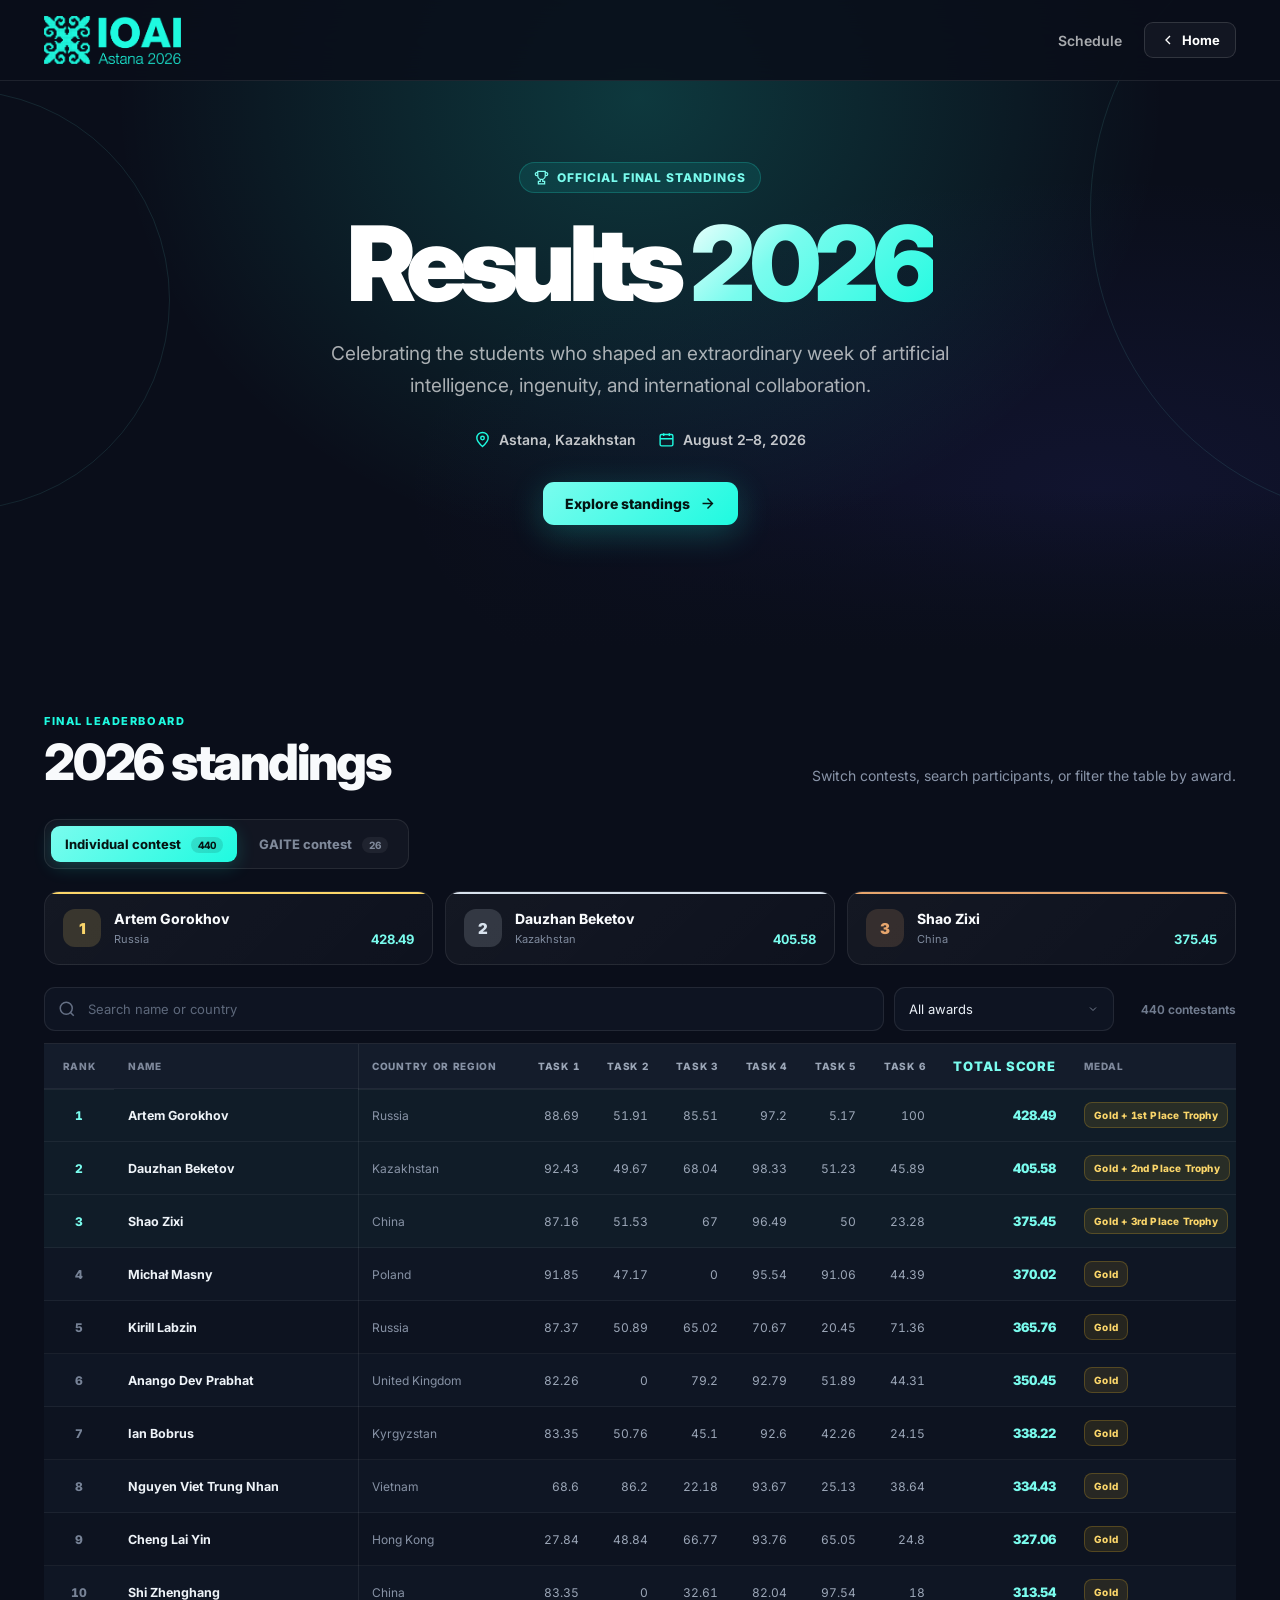
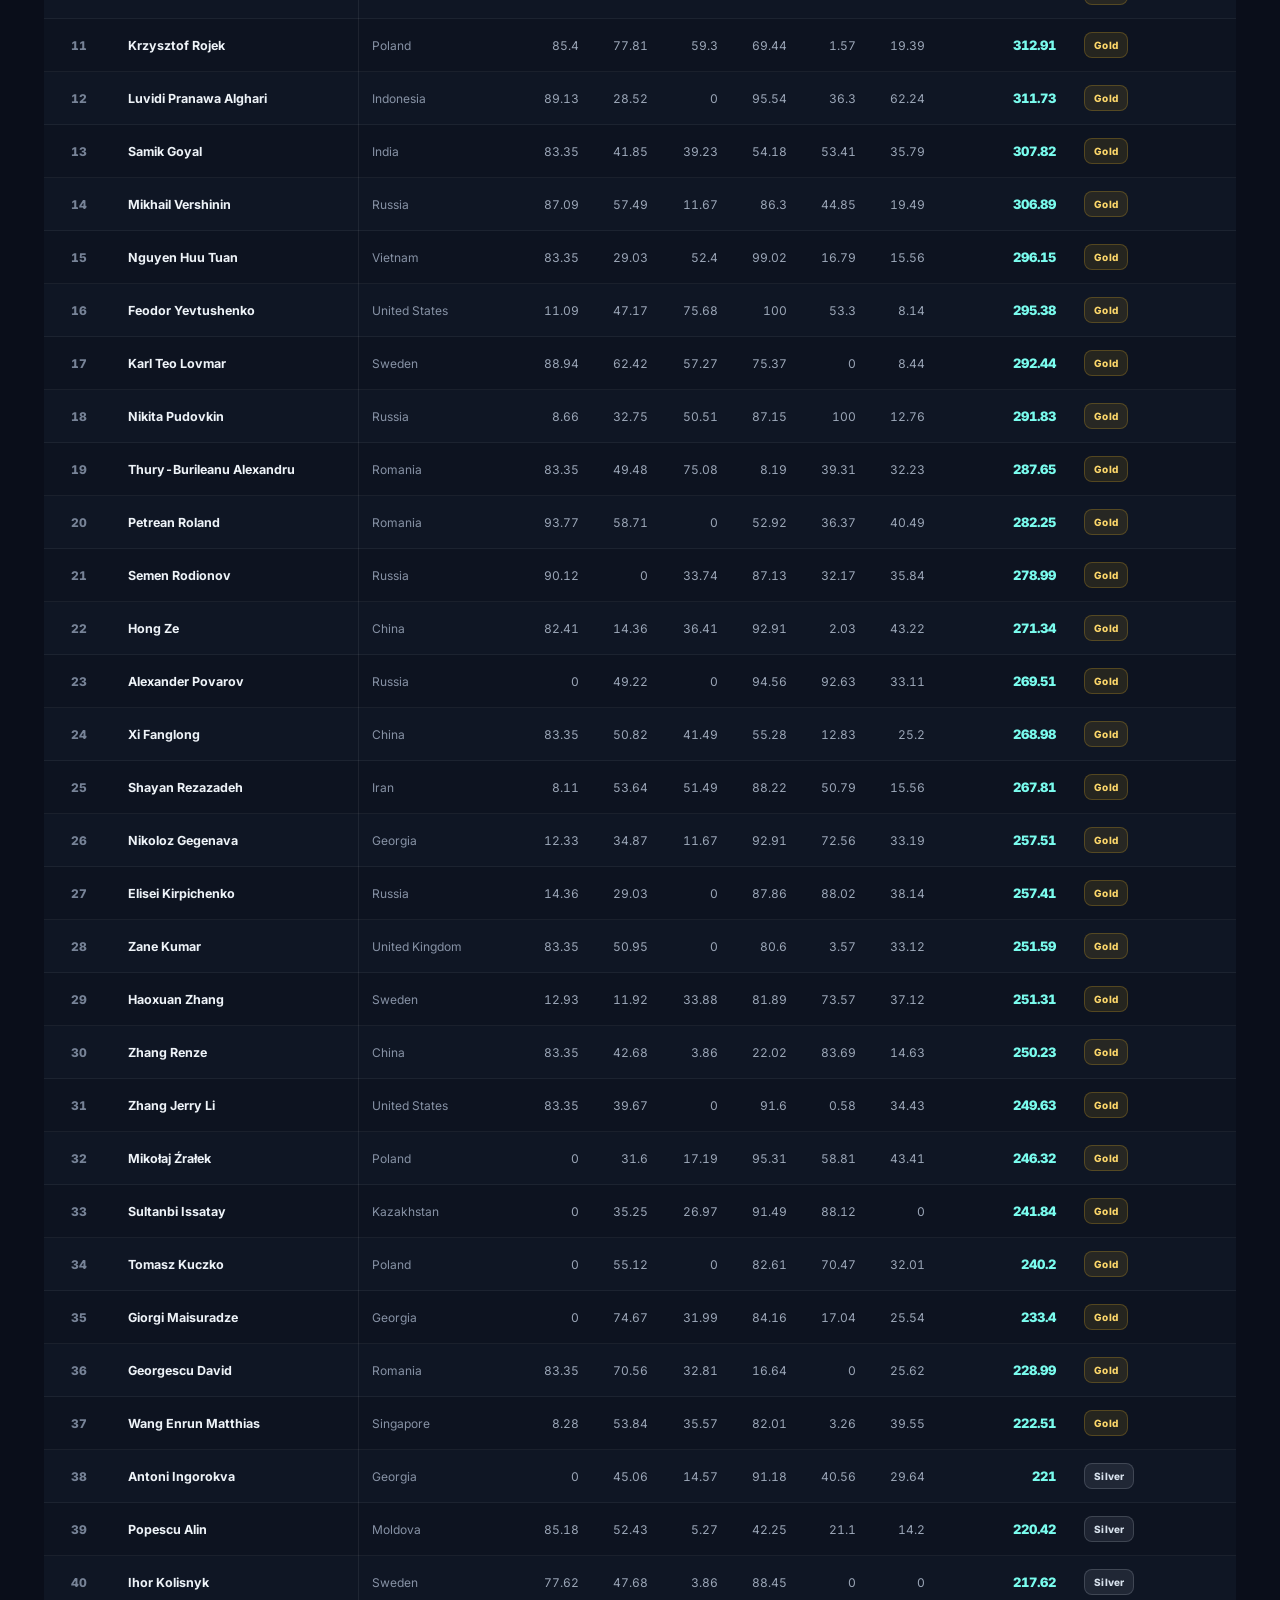
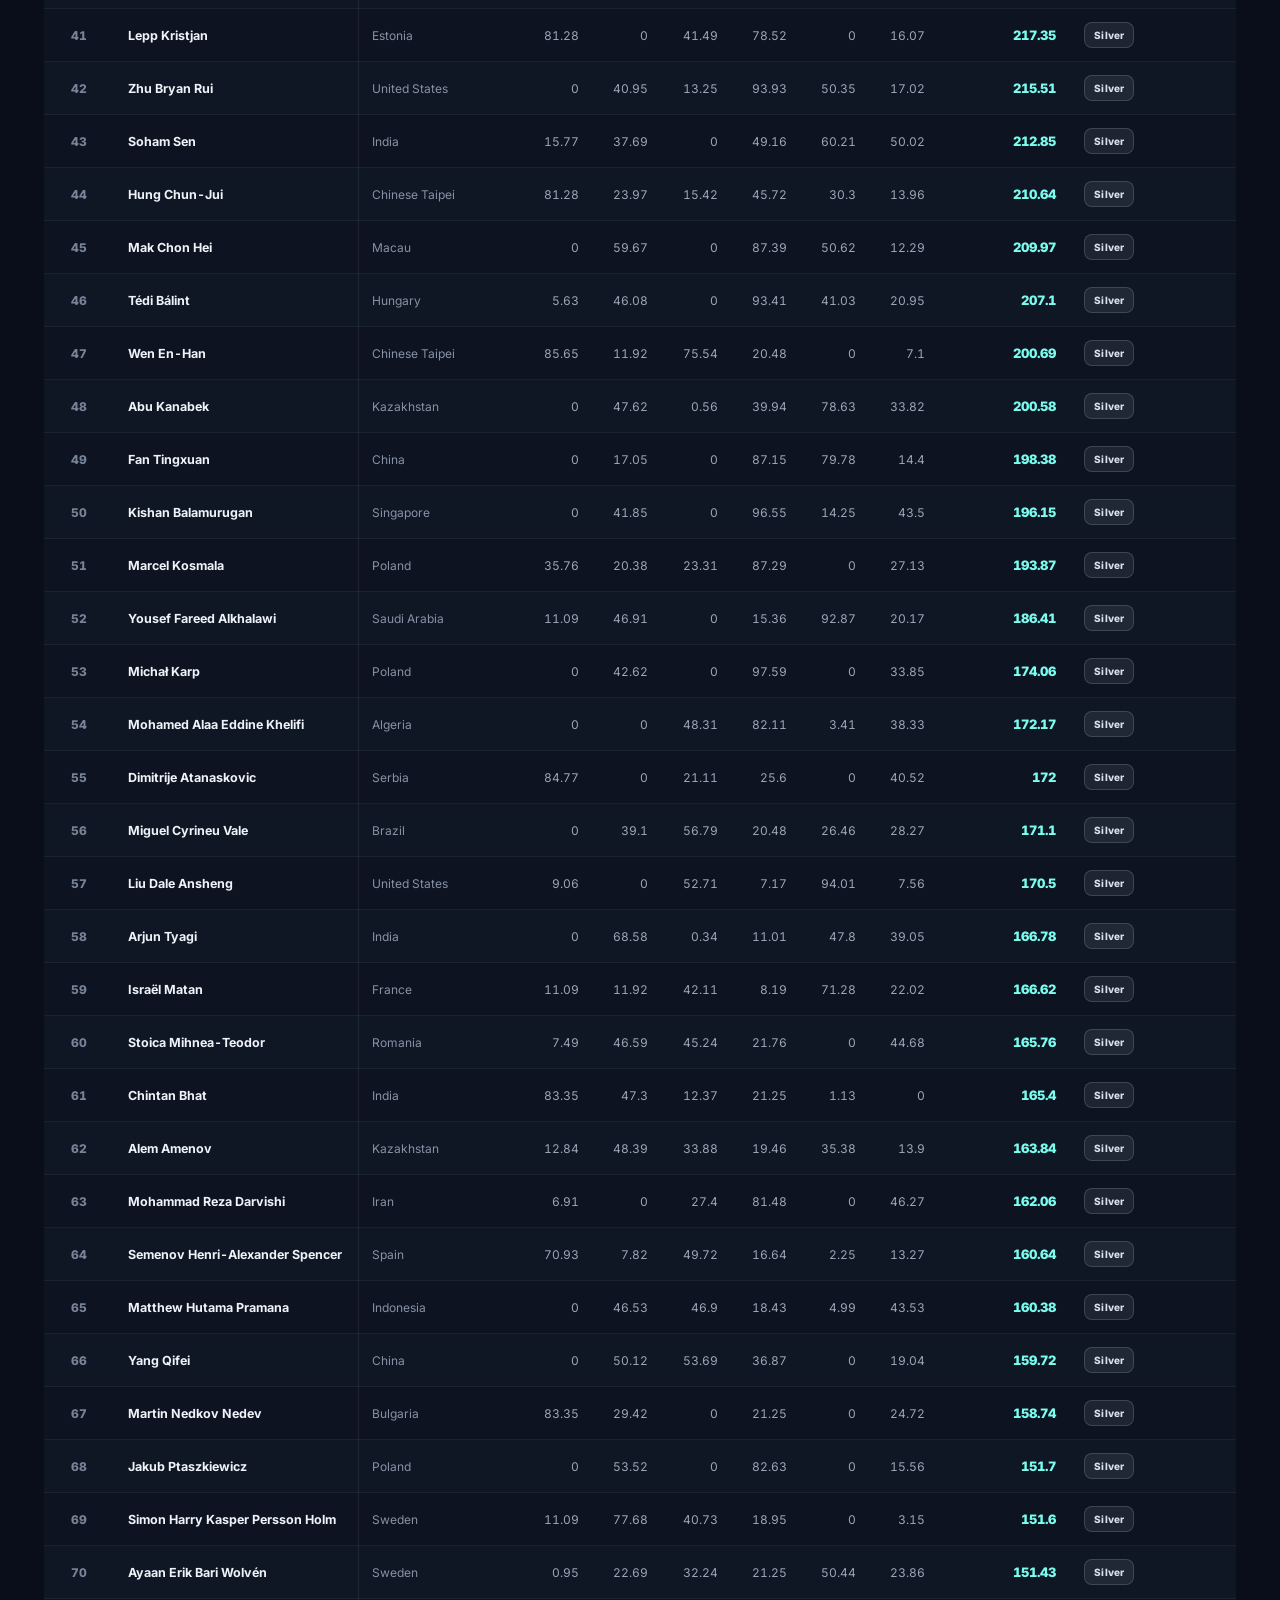
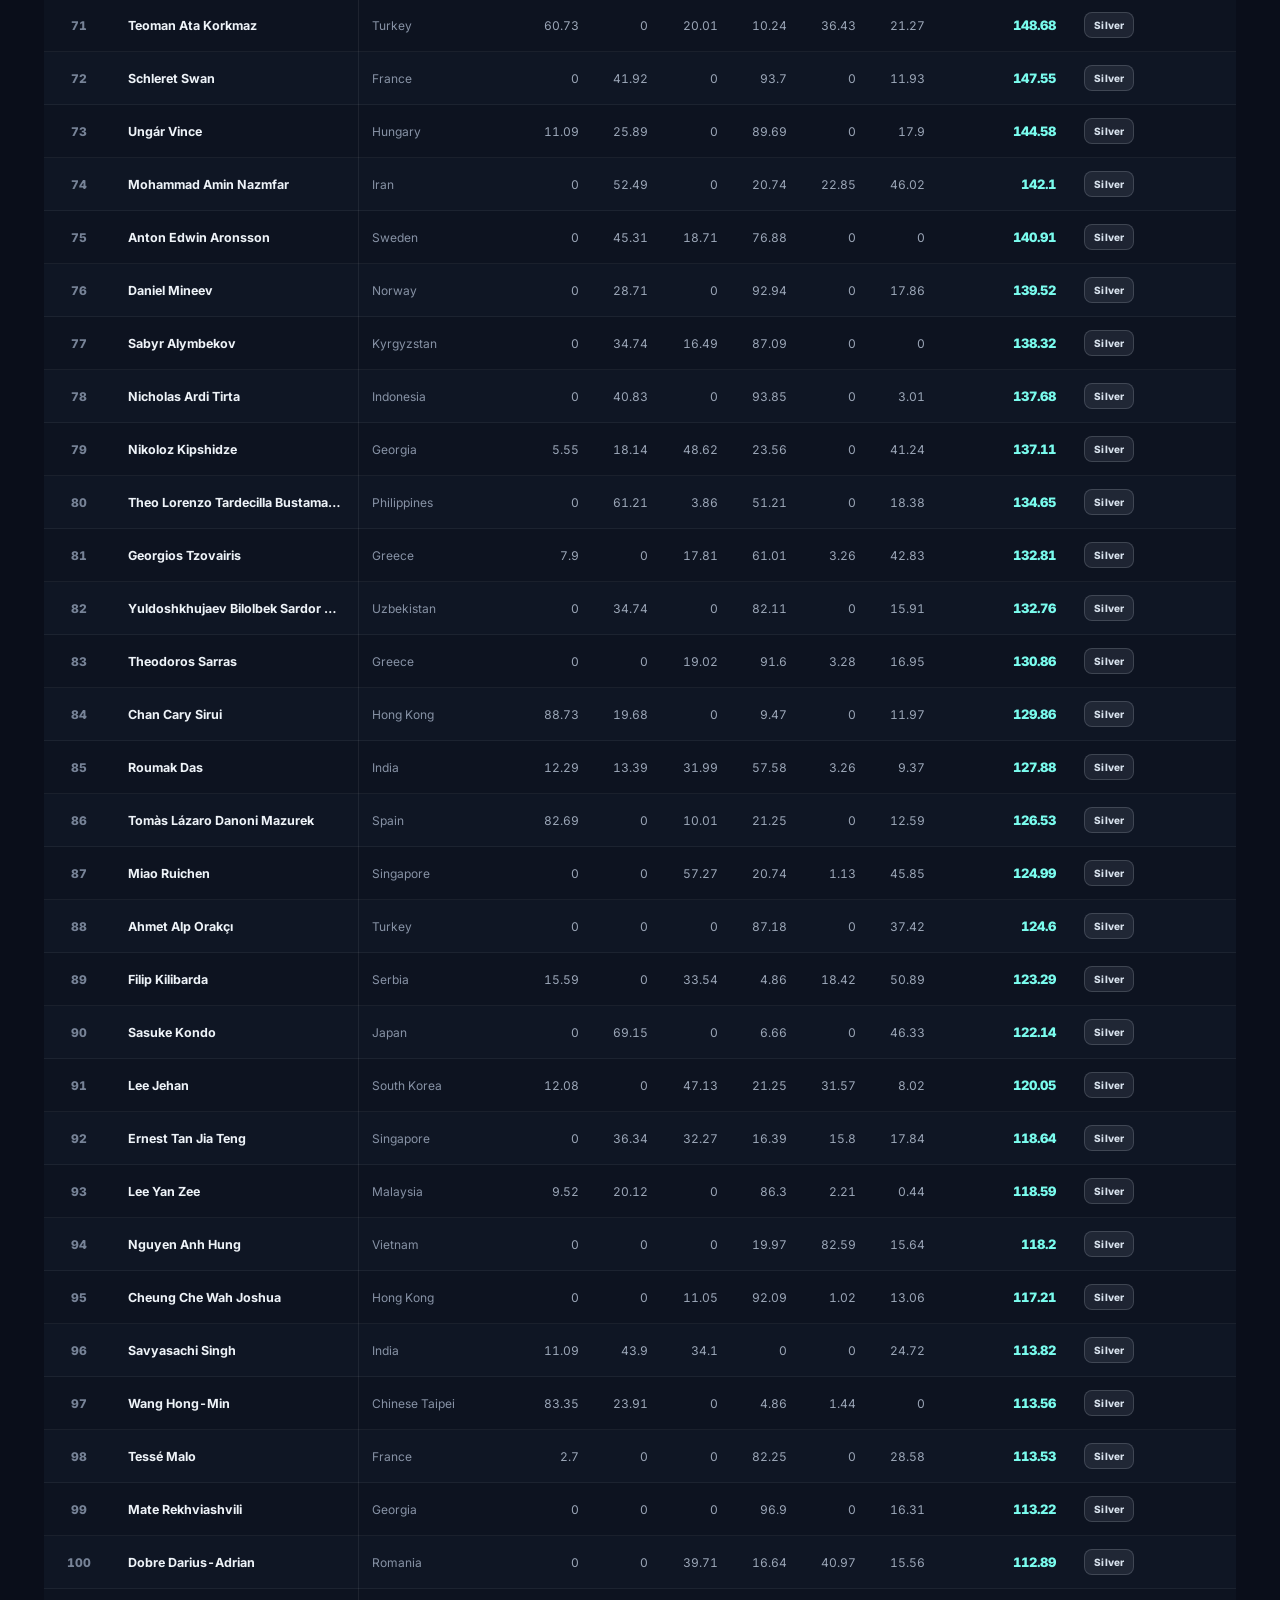
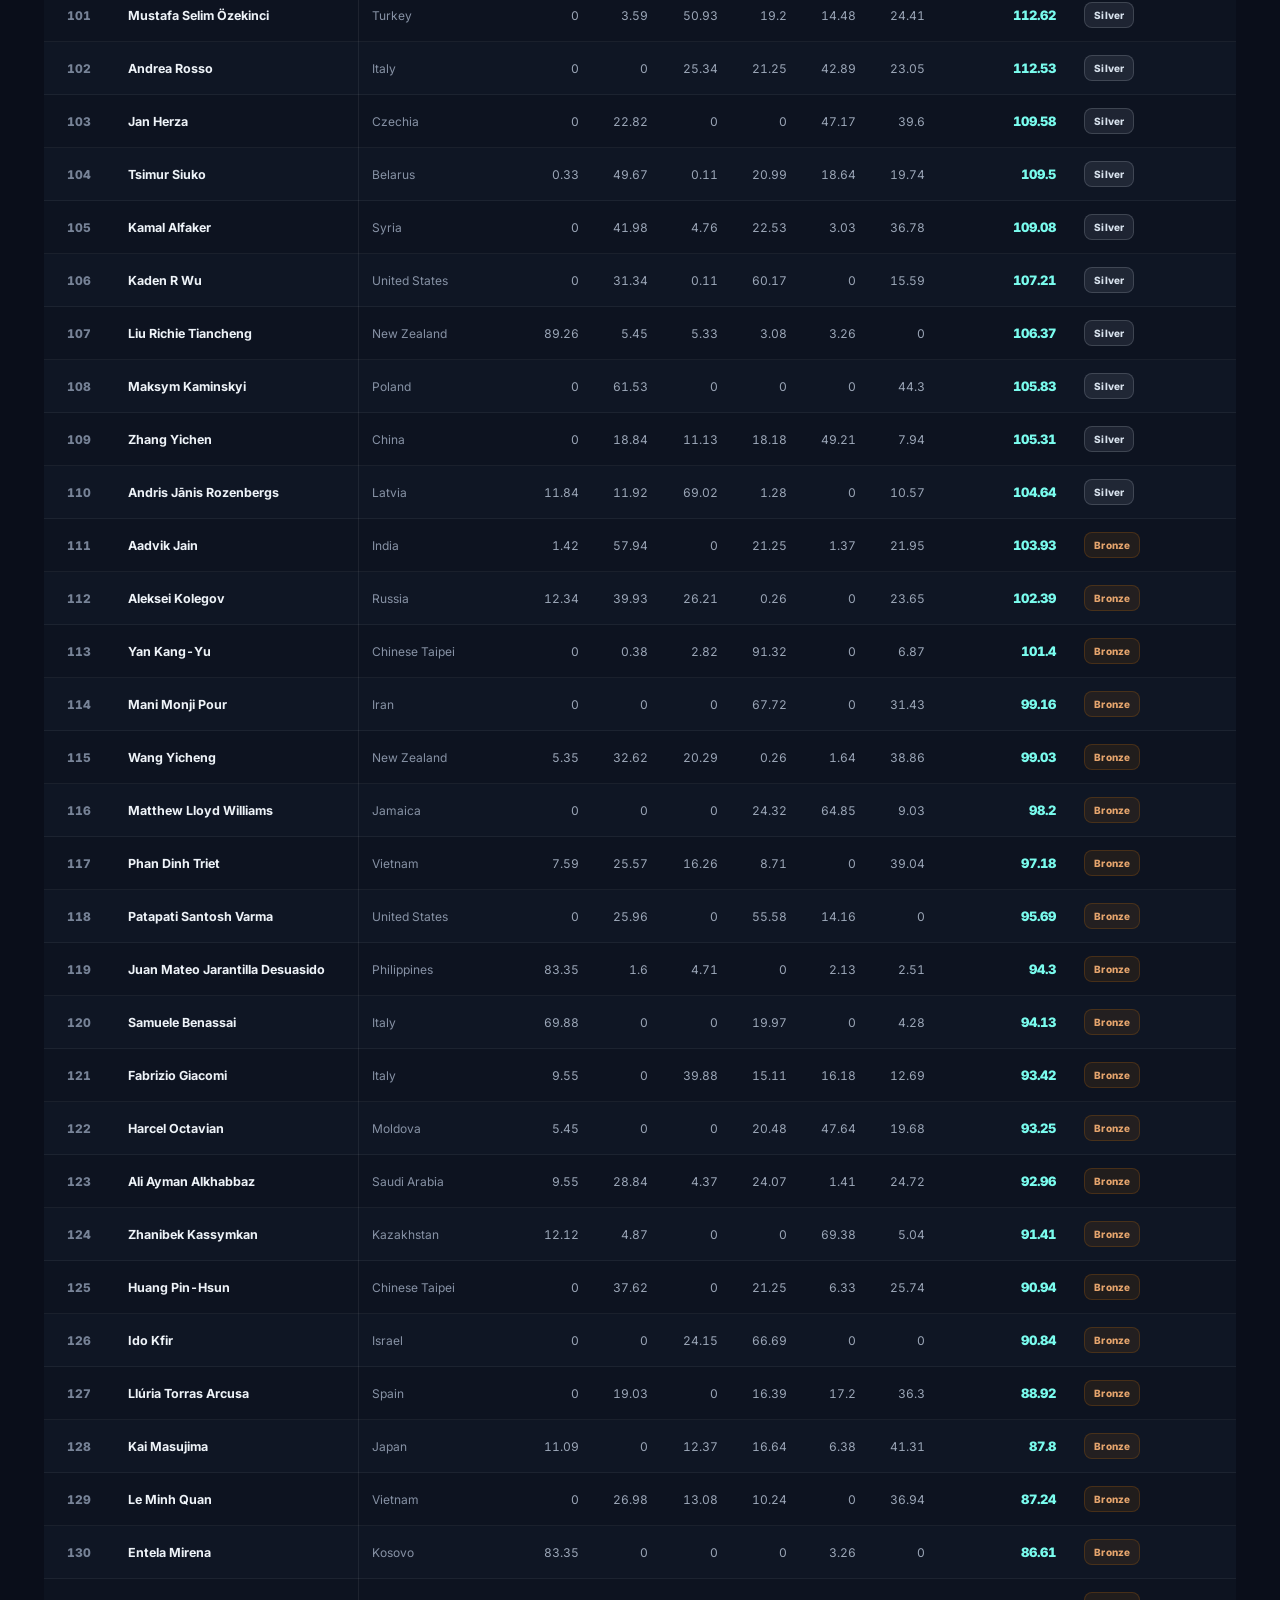
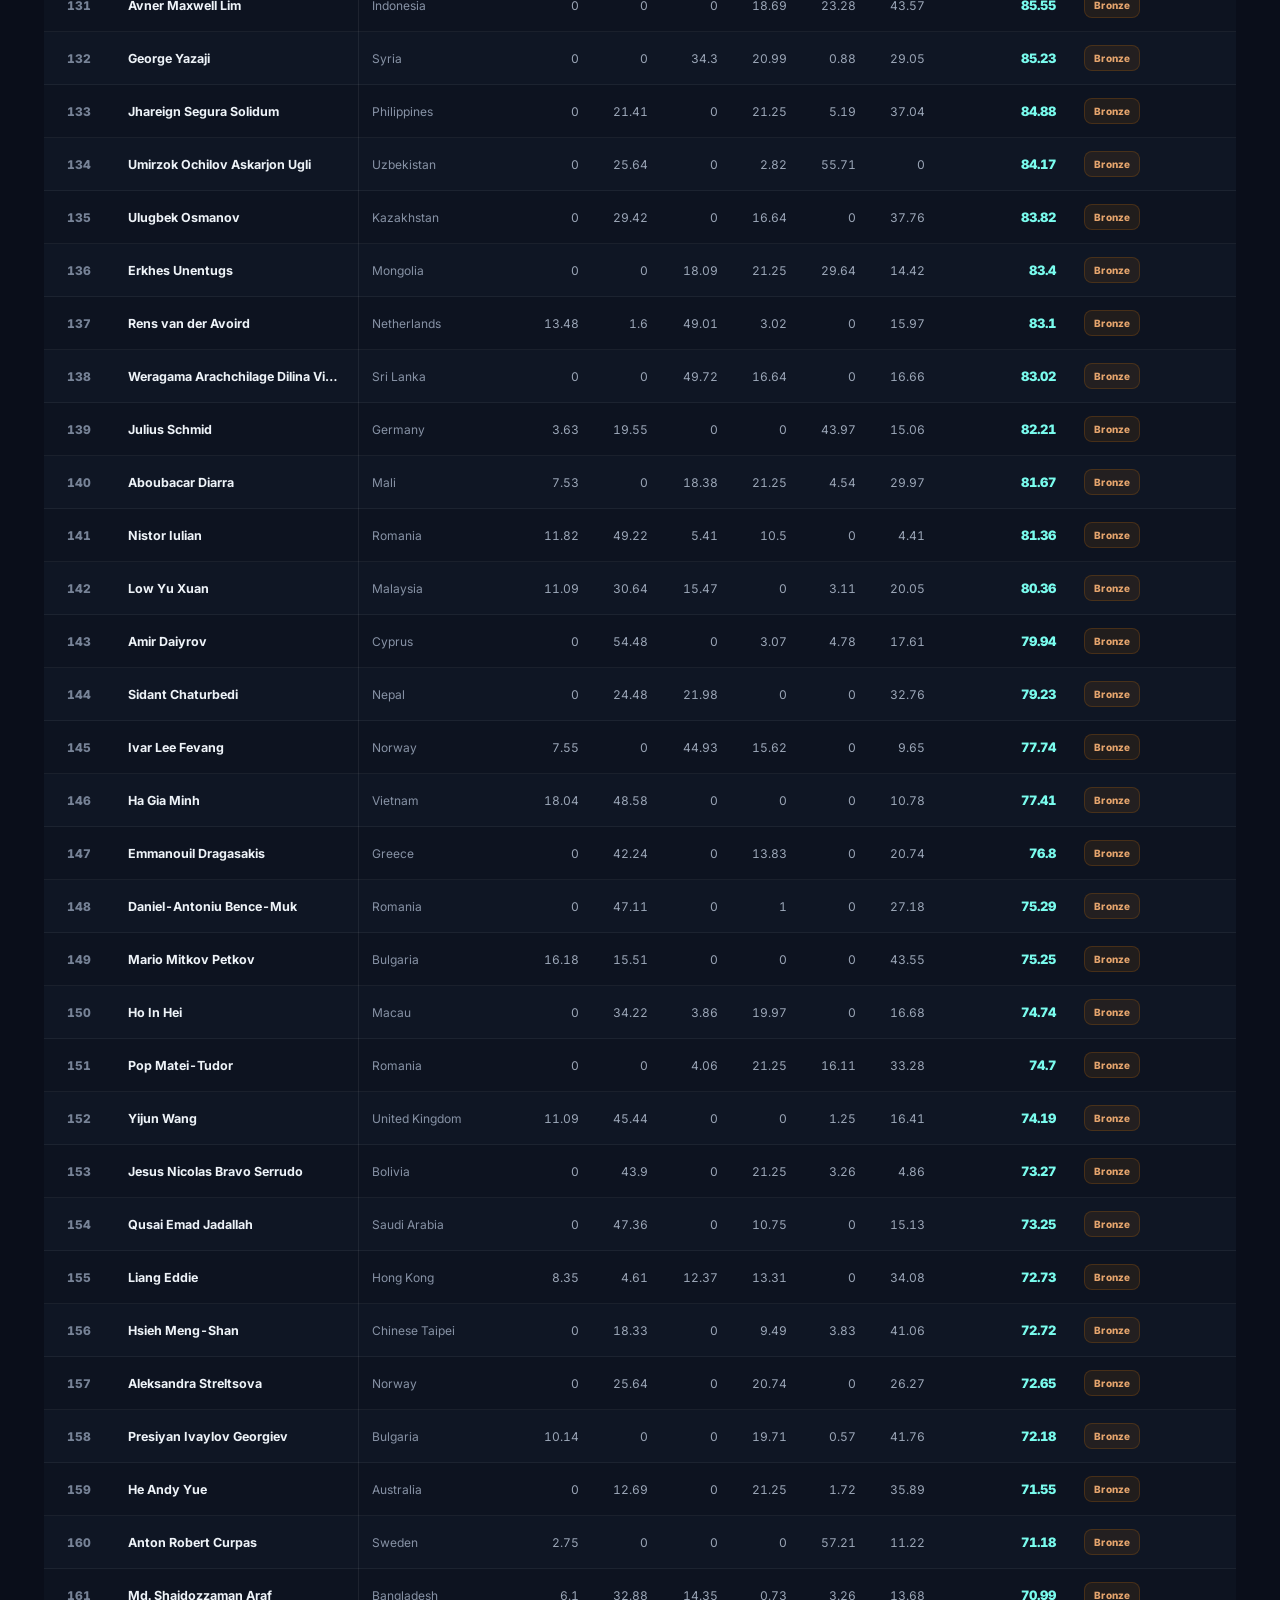
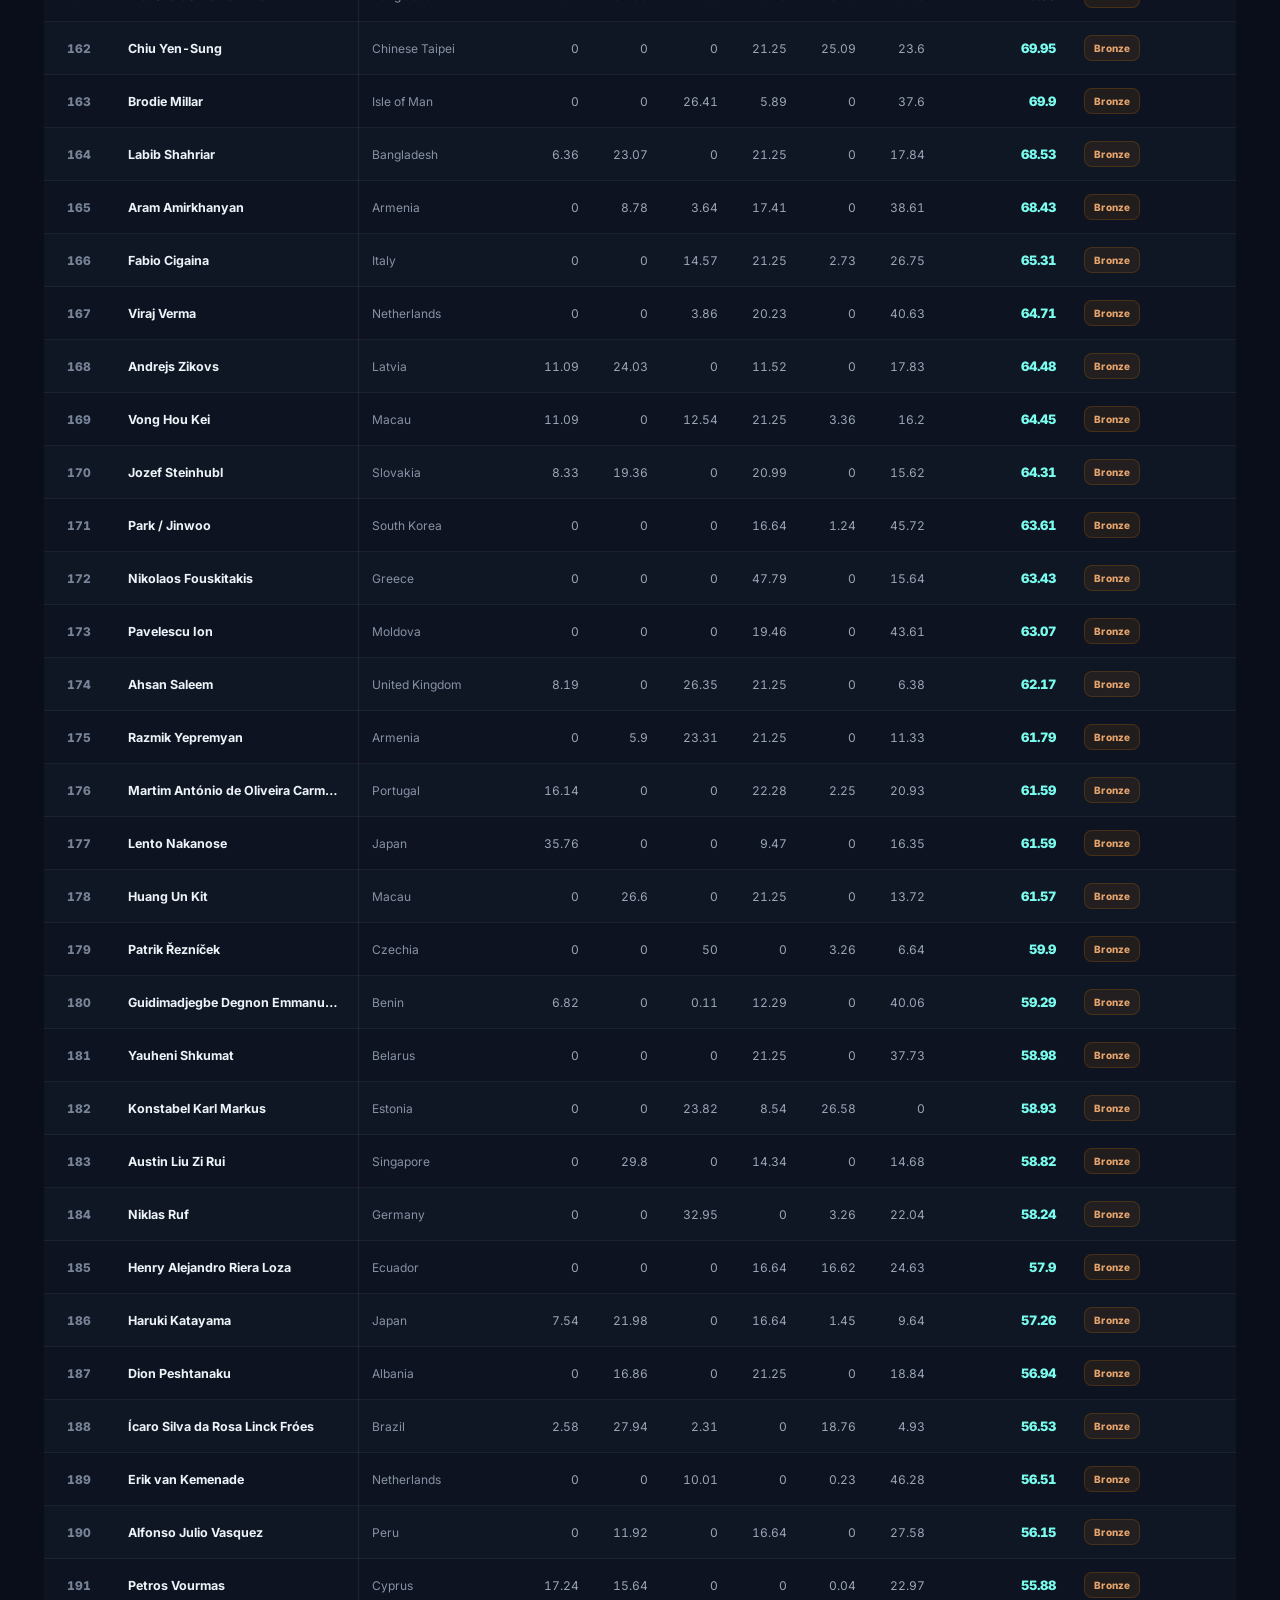
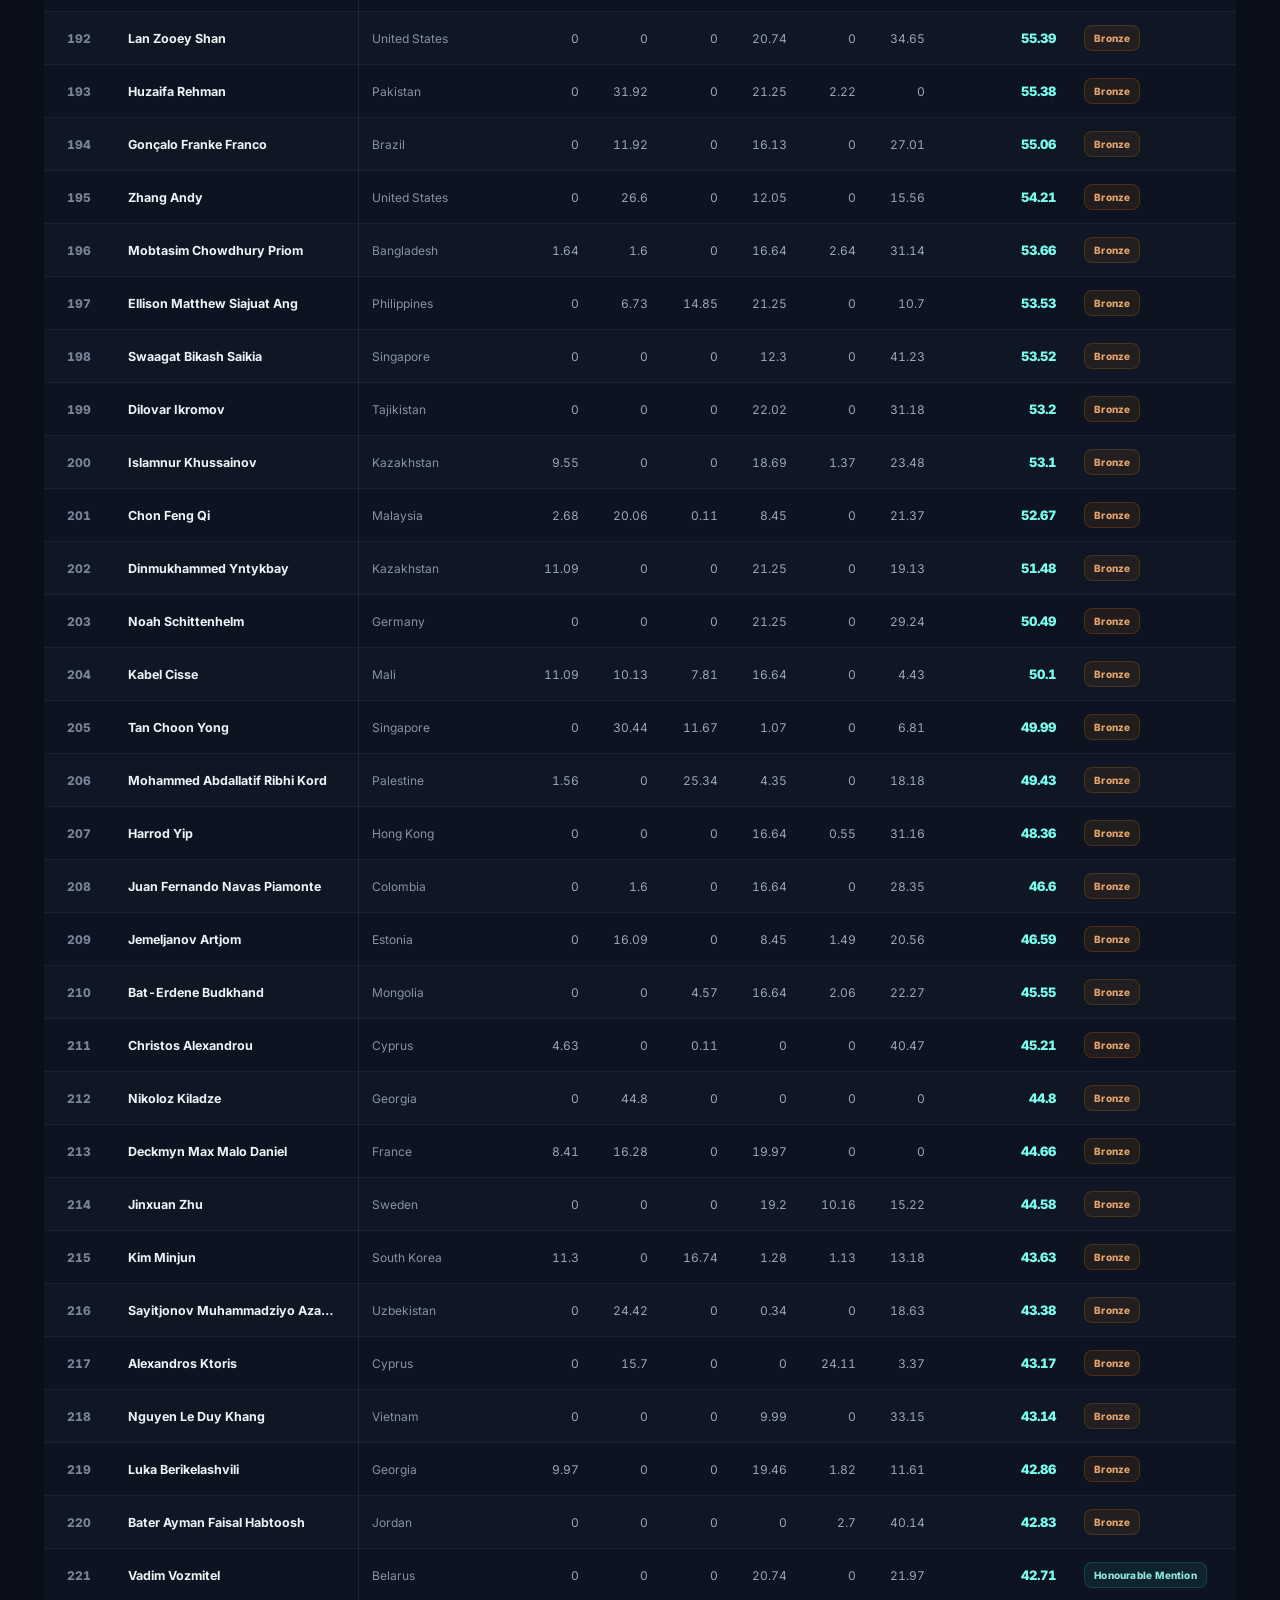
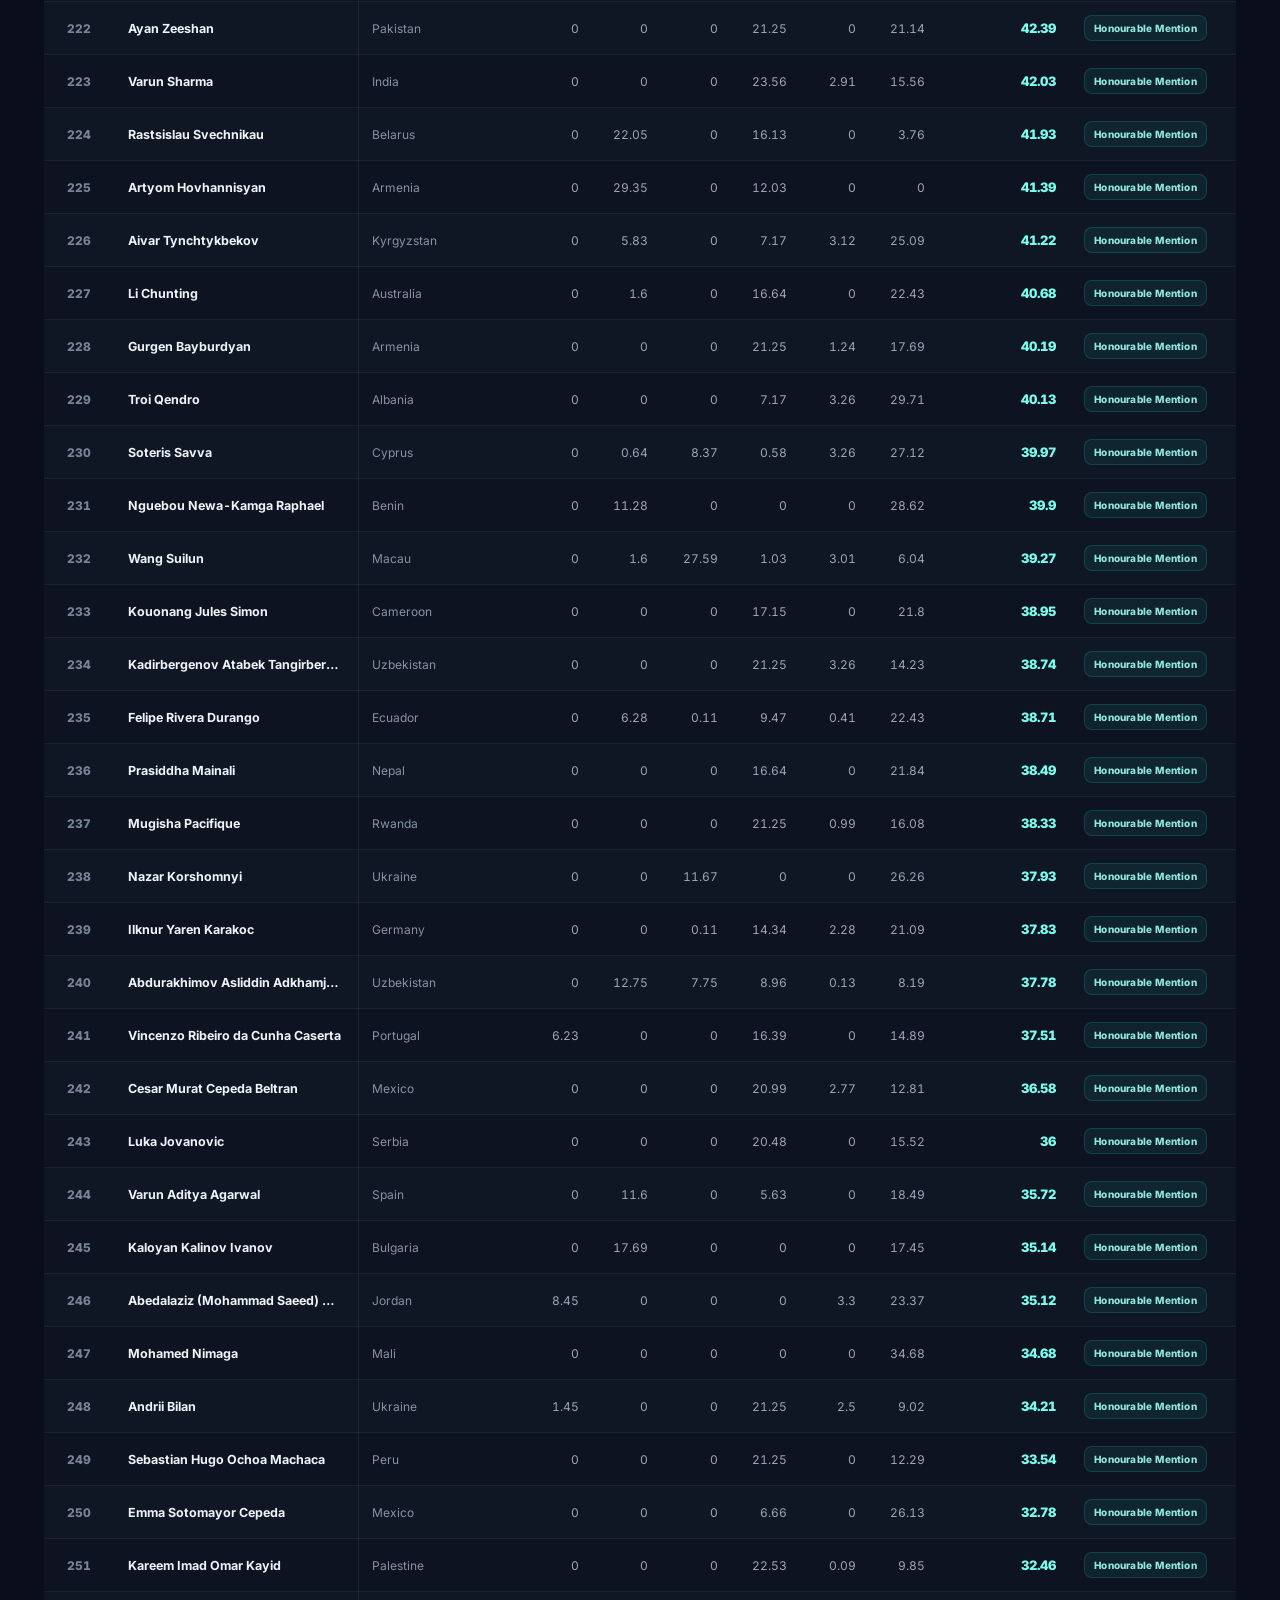
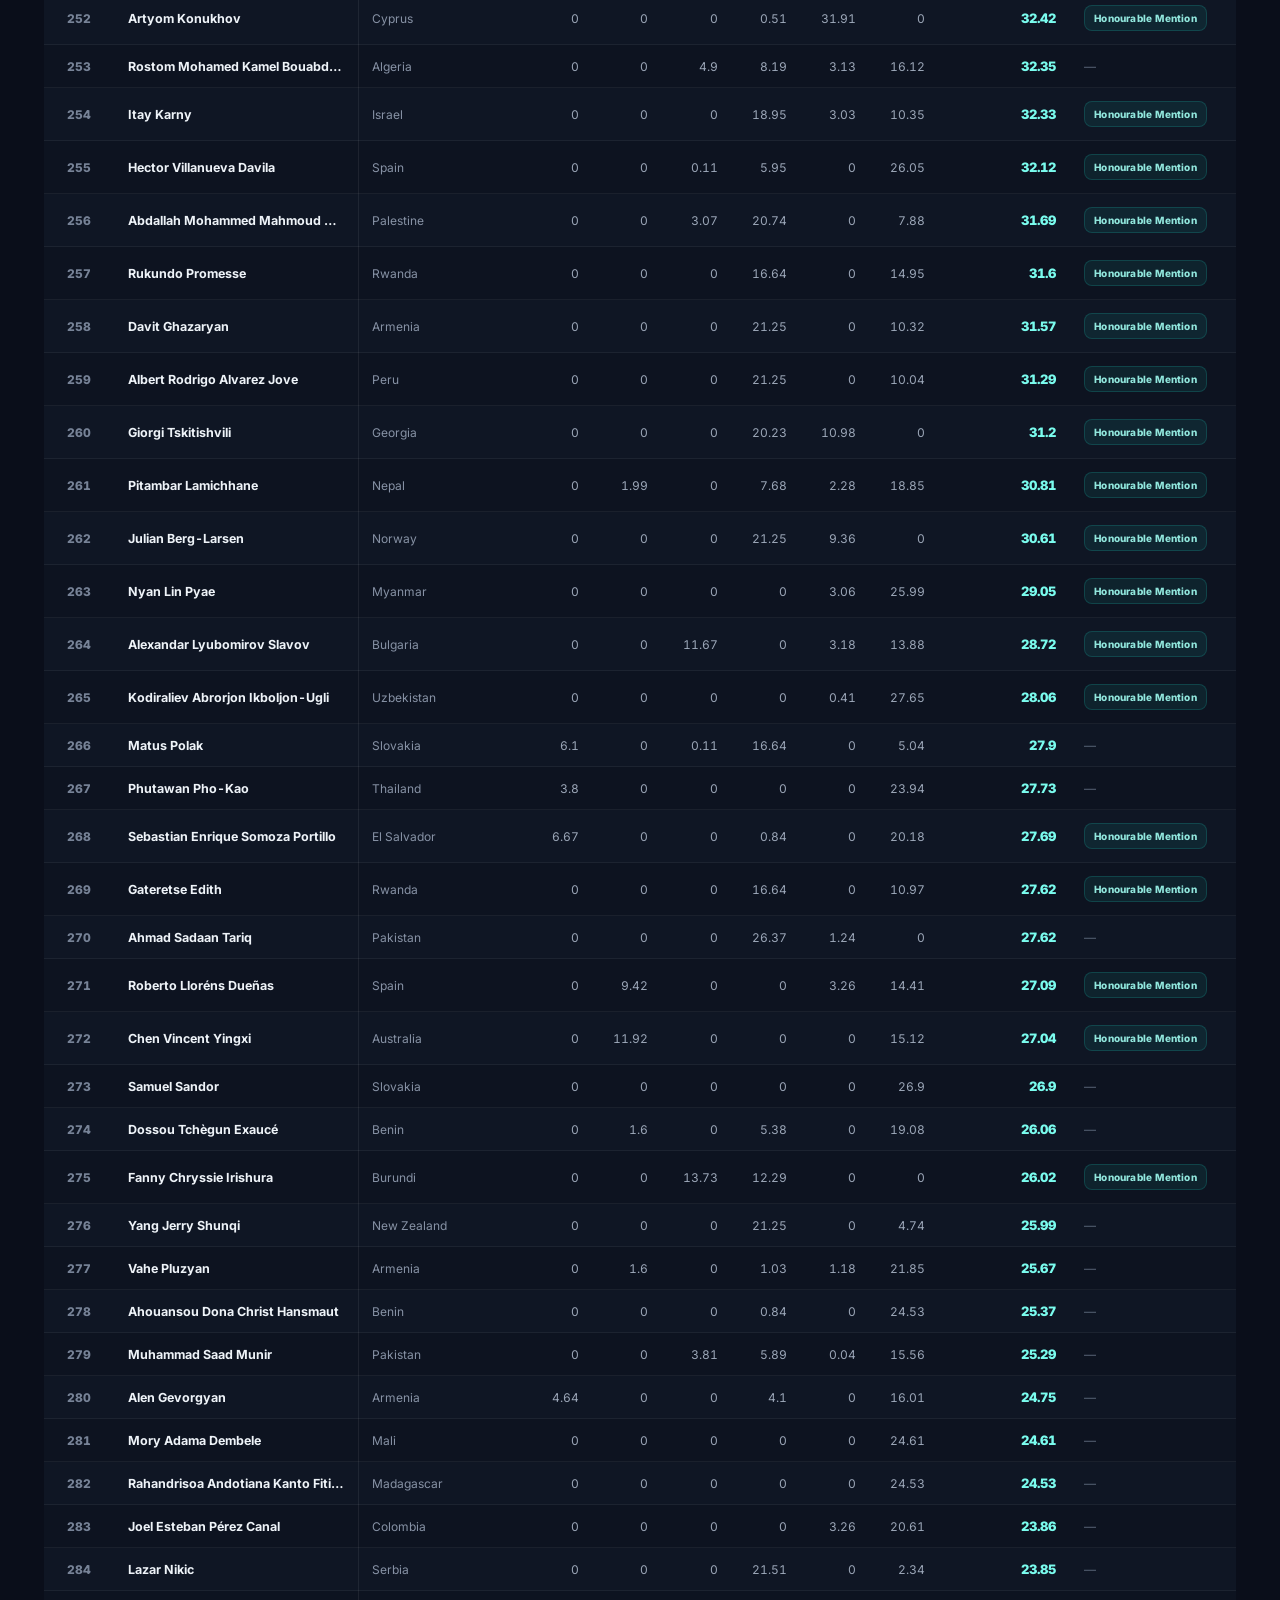
<file: results/index.html>
<!DOCTYPE html>
<html lang="en">
<head>
<meta charset="UTF-8">
<meta name="viewport" content="width=device-width, initial-scale=1.0">
<title>Results 2026 — IOAI Astana</title>
<meta name="description" content="Official final standings for the 2026 International Olympiad in Artificial Intelligence in Astana, Kazakhstan.">
<link rel="preconnect" href="https://fonts.googleapis.com">
<link rel="preconnect" href="https://fonts.gstatic.com" crossorigin>
<link href="https://fonts.googleapis.com/css2?family=Inter:wght@400;500;600;700;800;900&amp;display=swap" rel="stylesheet">
<link rel="stylesheet" href="./styles.css">
</head>
<body>
<nav class="nav" aria-label="Main navigation">
  <div class="nav-inner">
    <a href="../" class="nav-logo" aria-label="IOAI 2026 home">
      <img src="../logos/IOAI_logo.png" alt="IOAI 2026">
    </a>
    <div class="nav-actions">
      <a class="nav-link" href="../schedule/">Schedule</a>
      <a class="back-link" href="../">
        <svg width="16" height="16" viewBox="0 0 24 24" fill="none" stroke="currentColor" stroke-width="2" aria-hidden="true"><path d="m15 18-6-6 6-6"/></svg>
        Home
      </a>
    </div>
  </div>
</nav>

<header class="hero">
  <div class="hero-orb hero-orb-left" aria-hidden="true"></div>
  <div class="hero-orb hero-orb-right" aria-hidden="true"></div>
  <div class="hero-content">
    <div class="eyebrow">
      <svg width="15" height="15" viewBox="0 0 24 24" fill="none" stroke="currentColor" stroke-width="2" aria-hidden="true"><path d="M6 9H4.5a2.5 2.5 0 0 1 0-5H6M18 9h1.5a2.5 2.5 0 0 0 0-5H18M10 14.66V18H7v4h10v-4h-3v-3.34M18 2H6v7a6 6 0 0 0 12 0V2Z"/></svg>
      Official final standings
    </div>
    <h1>Results <span>2026</span></h1>
    <p class="hero-lead">Celebrating the students who shaped an extraordinary week of artificial intelligence, ingenuity, and international collaboration.</p>
    <div class="hero-meta">
      <span>
        <svg width="17" height="17" viewBox="0 0 24 24" fill="none" stroke="currentColor" stroke-width="2" aria-hidden="true"><path d="M20 10c0 5-8 12-8 12S4 15 4 10a8 8 0 1 1 16 0Z"/><circle cx="12" cy="10" r="2.5"/></svg>
        Astana, Kazakhstan
      </span>
      <span>
        <svg width="17" height="17" viewBox="0 0 24 24" fill="none" stroke="currentColor" stroke-width="2" aria-hidden="true"><rect x="3" y="5" width="18" height="16" rx="2"/><path d="M16 3v4M8 3v4M3 11h18"/></svg>
        August 2–8, 2026
      </span>
    </div>
    <a class="hero-cta" href="#standings">
      Explore standings
      <svg width="17" height="17" viewBox="0 0 24 24" fill="none" stroke="currentColor" stroke-width="2" aria-hidden="true"><path d="M5 12h14M12 5l7 7-7 7"/></svg>
    </a>
  </div>
</header>

<main id="standings" class="standings">
  <section class="results-panel" aria-labelledby="standings-title">
    <div class="section-heading">
      <div>
        <span class="section-kicker">Final leaderboard</span>
        <h2 id="standings-title">2026 standings</h2>
      </div>
      <p>Switch contests, search participants, or filter the table by award.</p>
    </div>

    <div class="track-tabs" role="tablist" aria-label="Contest standings">
      <button class="track-tab active" type="button" role="tab" aria-selected="true" data-track="individual">
        Individual contest <span id="individual-count">—</span>
      </button>
      <button class="track-tab" type="button" role="tab" aria-selected="false" data-track="gaite">
        GAITE contest <span id="gaite-count">—</span>
      </button>
    </div>

    <div id="podium" class="podium" aria-label="Top three contestants"></div>

    <div class="table-toolbar">
      <label class="search-field">
        <span class="sr-only">Search by participant or country</span>
        <svg width="18" height="18" viewBox="0 0 24 24" fill="none" stroke="currentColor" stroke-width="2" aria-hidden="true"><circle cx="11" cy="11" r="8"/><path d="m21 21-4.35-4.35"/></svg>
        <input id="search-input" type="search" placeholder="Search name or country" autocomplete="off">
      </label>
      <label class="filter-field">
        <span class="sr-only">Filter by award</span>
        <select id="award-filter" aria-label="Filter by award">
          <option value="">All awards</option>
        </select>
      </label>
      <p id="result-count" class="result-count" aria-live="polite"></p>
    </div>

    <div class="table-scroll" tabindex="0" aria-label="Scrollable standings table">
      <table>
        <thead id="table-head"></thead>
        <tbody id="table-body">
          <tr><td class="loading-cell" colspan="11">Loading final standings…</td></tr>
        </tbody>
      </table>
    </div>
    <p class="table-note">Scores are rounded to two decimal places for display.</p>
  </section>
</main>

<footer class="footer">
  <img src="../logos/IOAI_logo.png" alt="IOAI 2026">
  <p>© 2026 IOAI Astana. All rights reserved.</p>
</footer>

<script src="./script.js"></script>
</body>
</html>
</file>
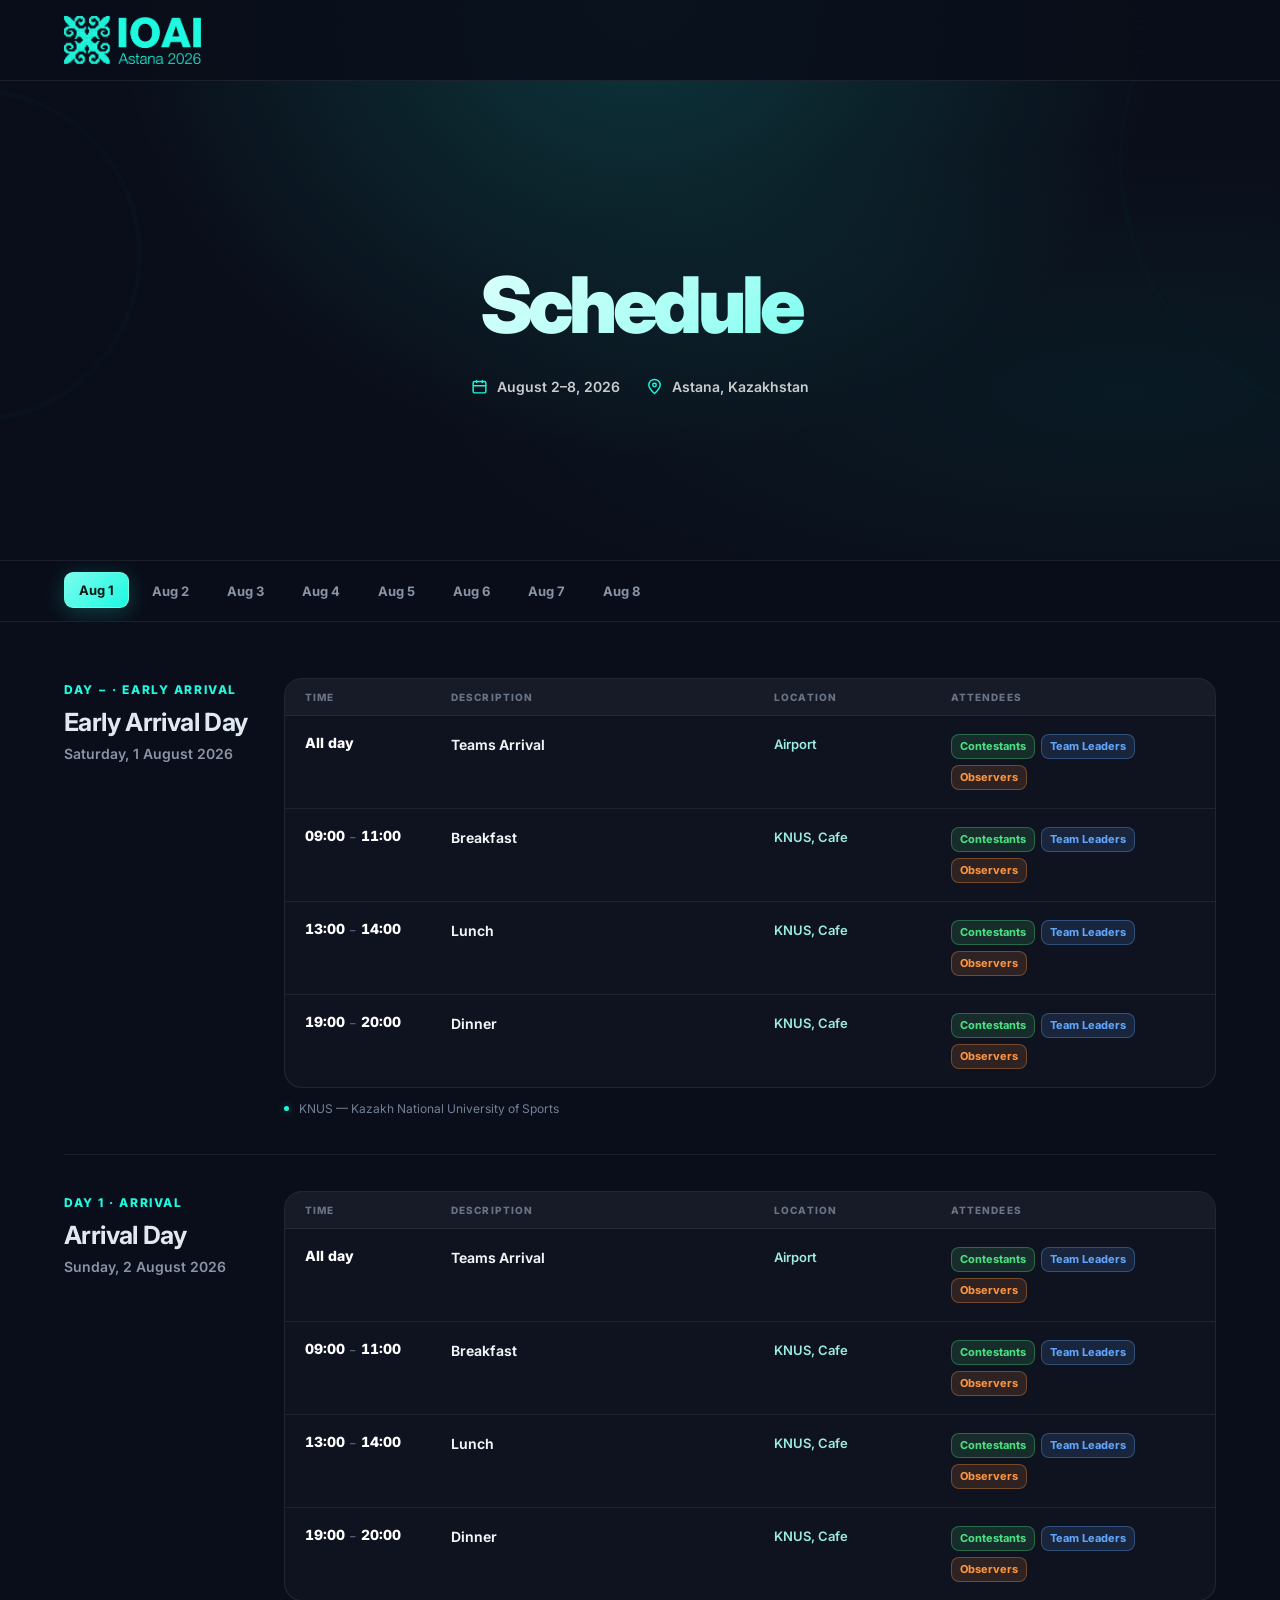
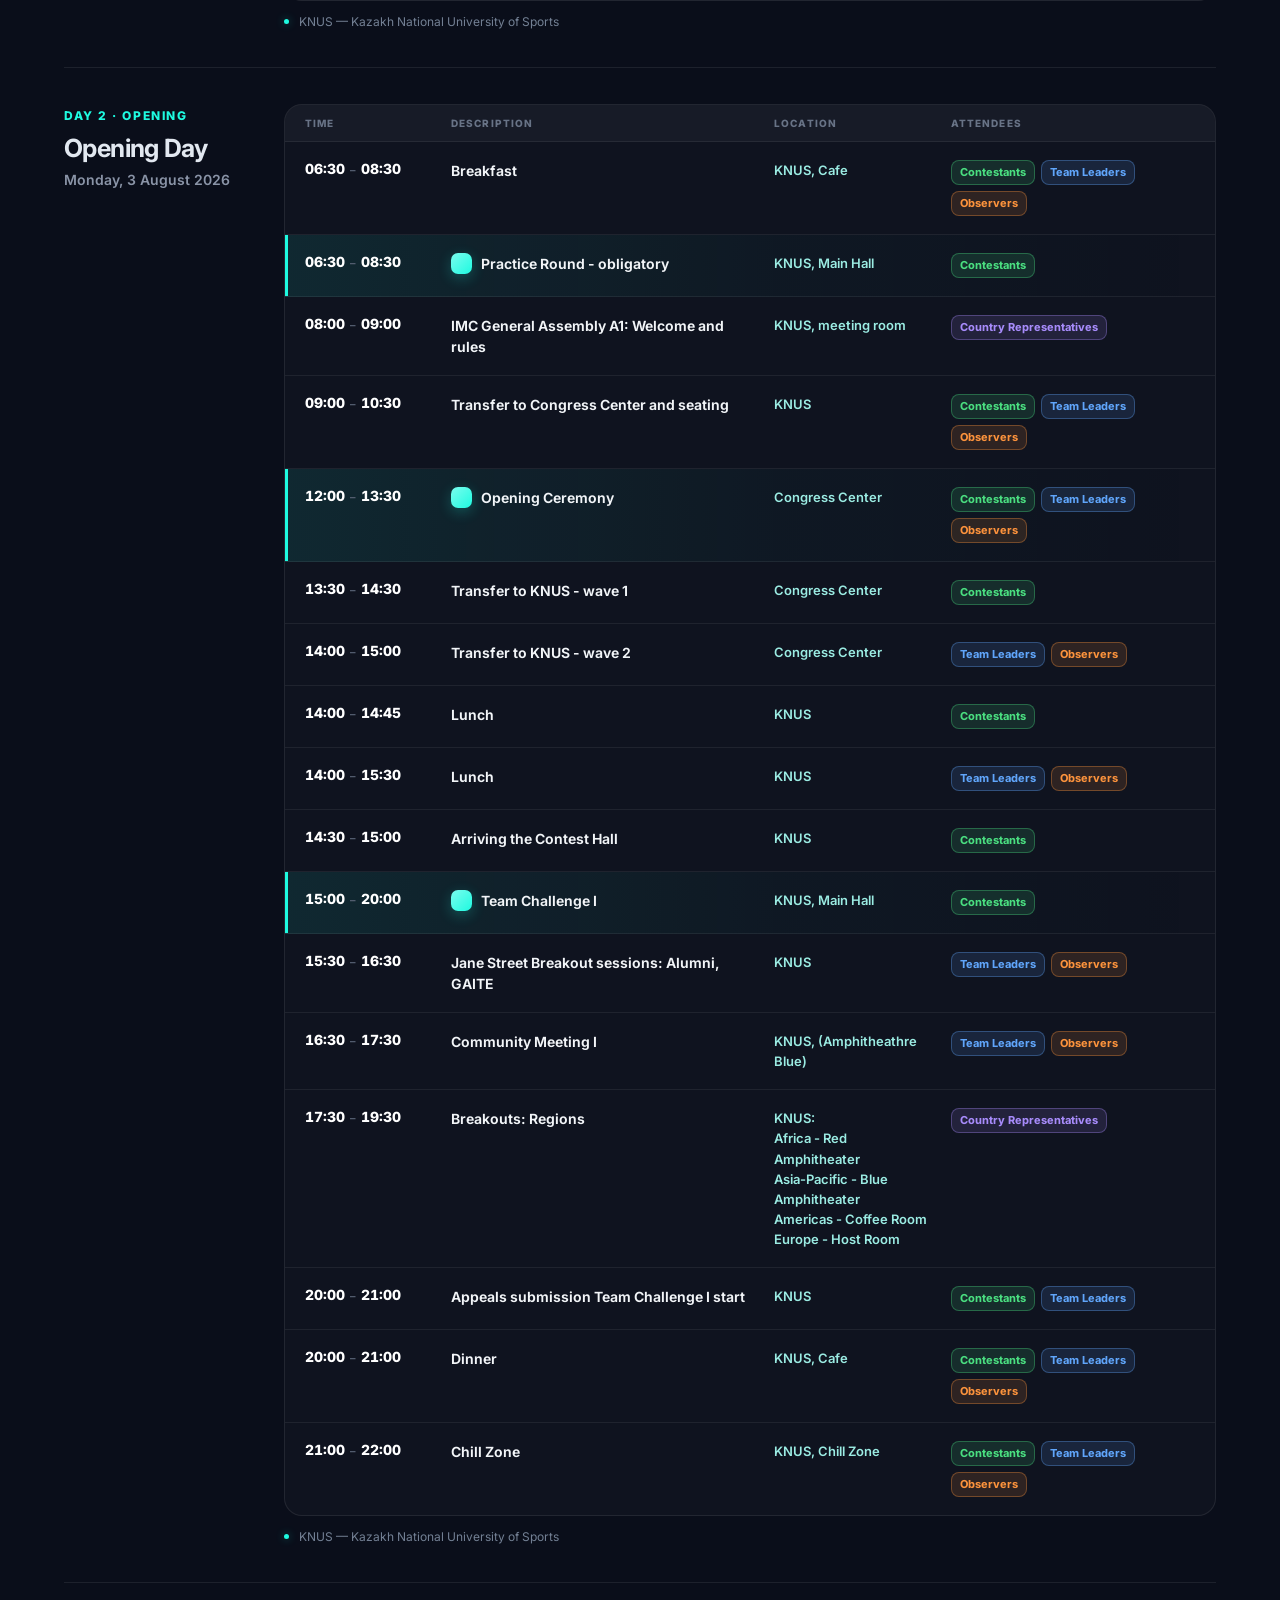
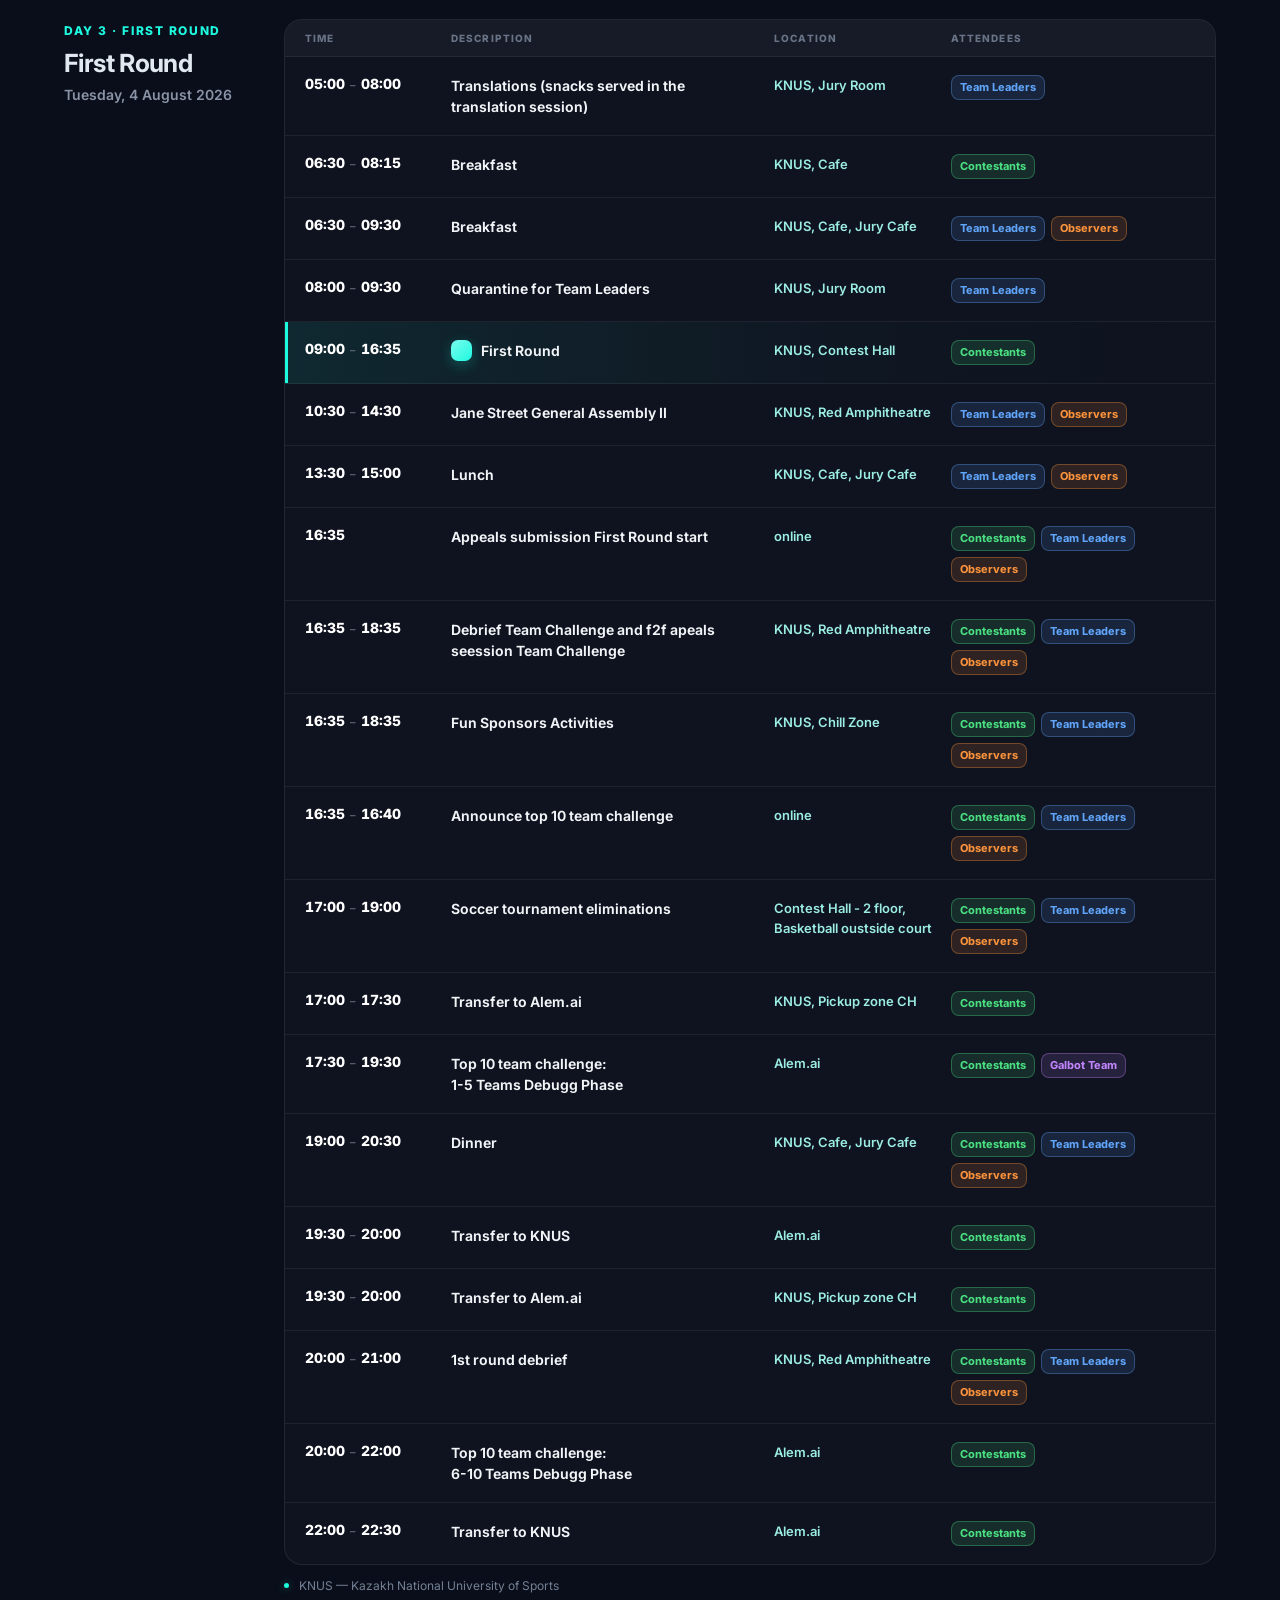
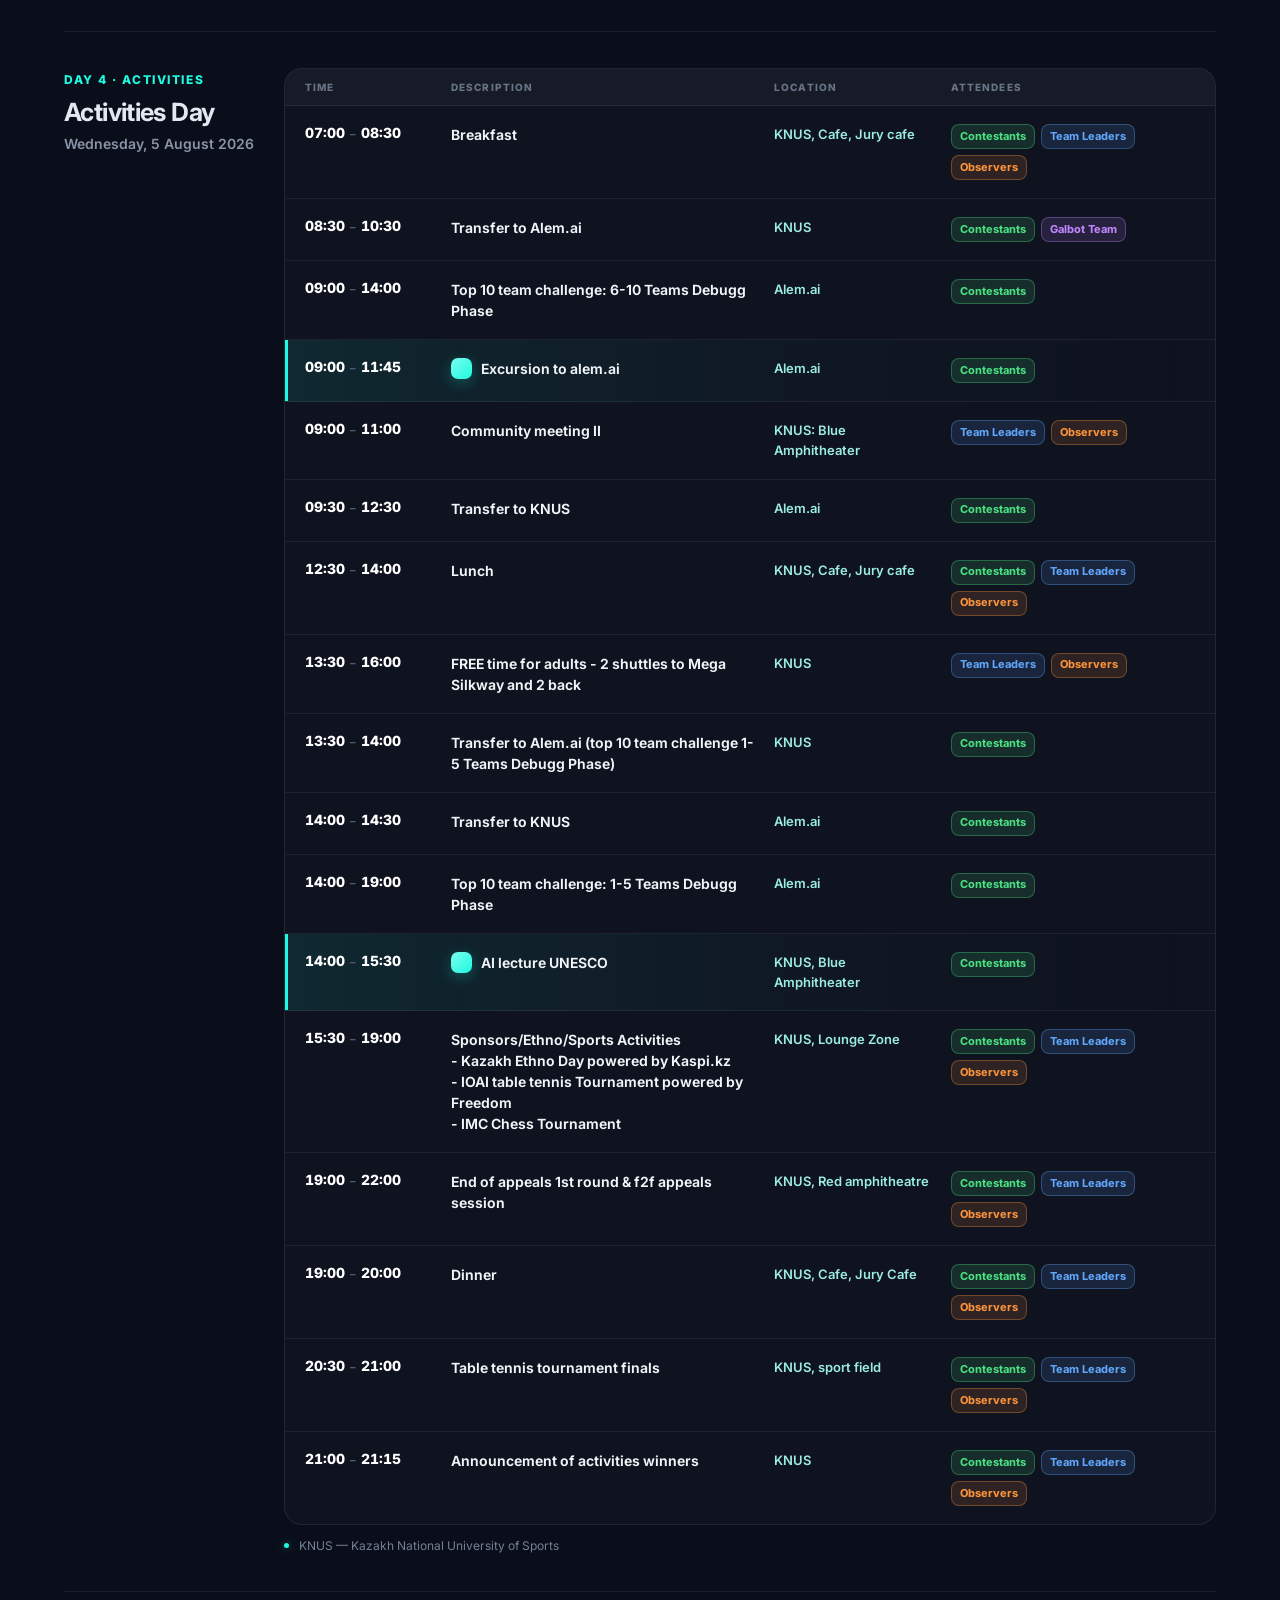
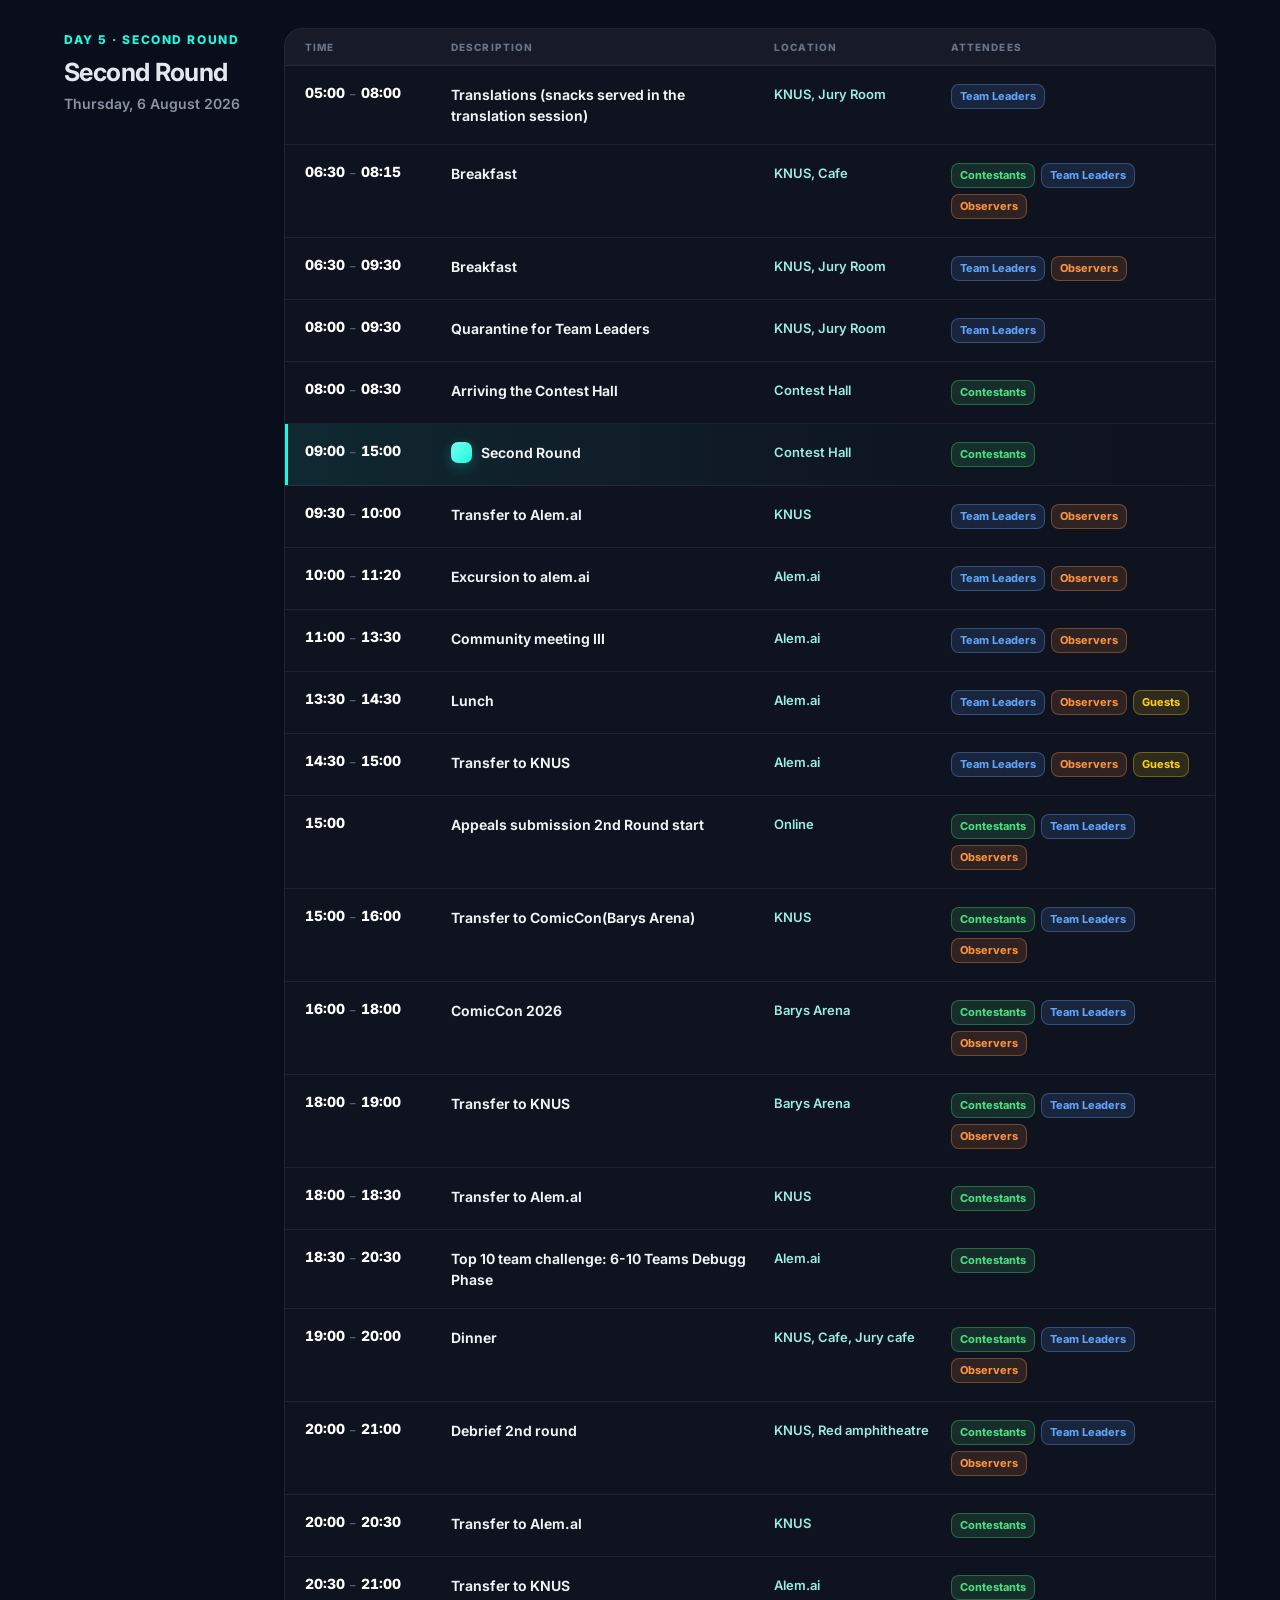
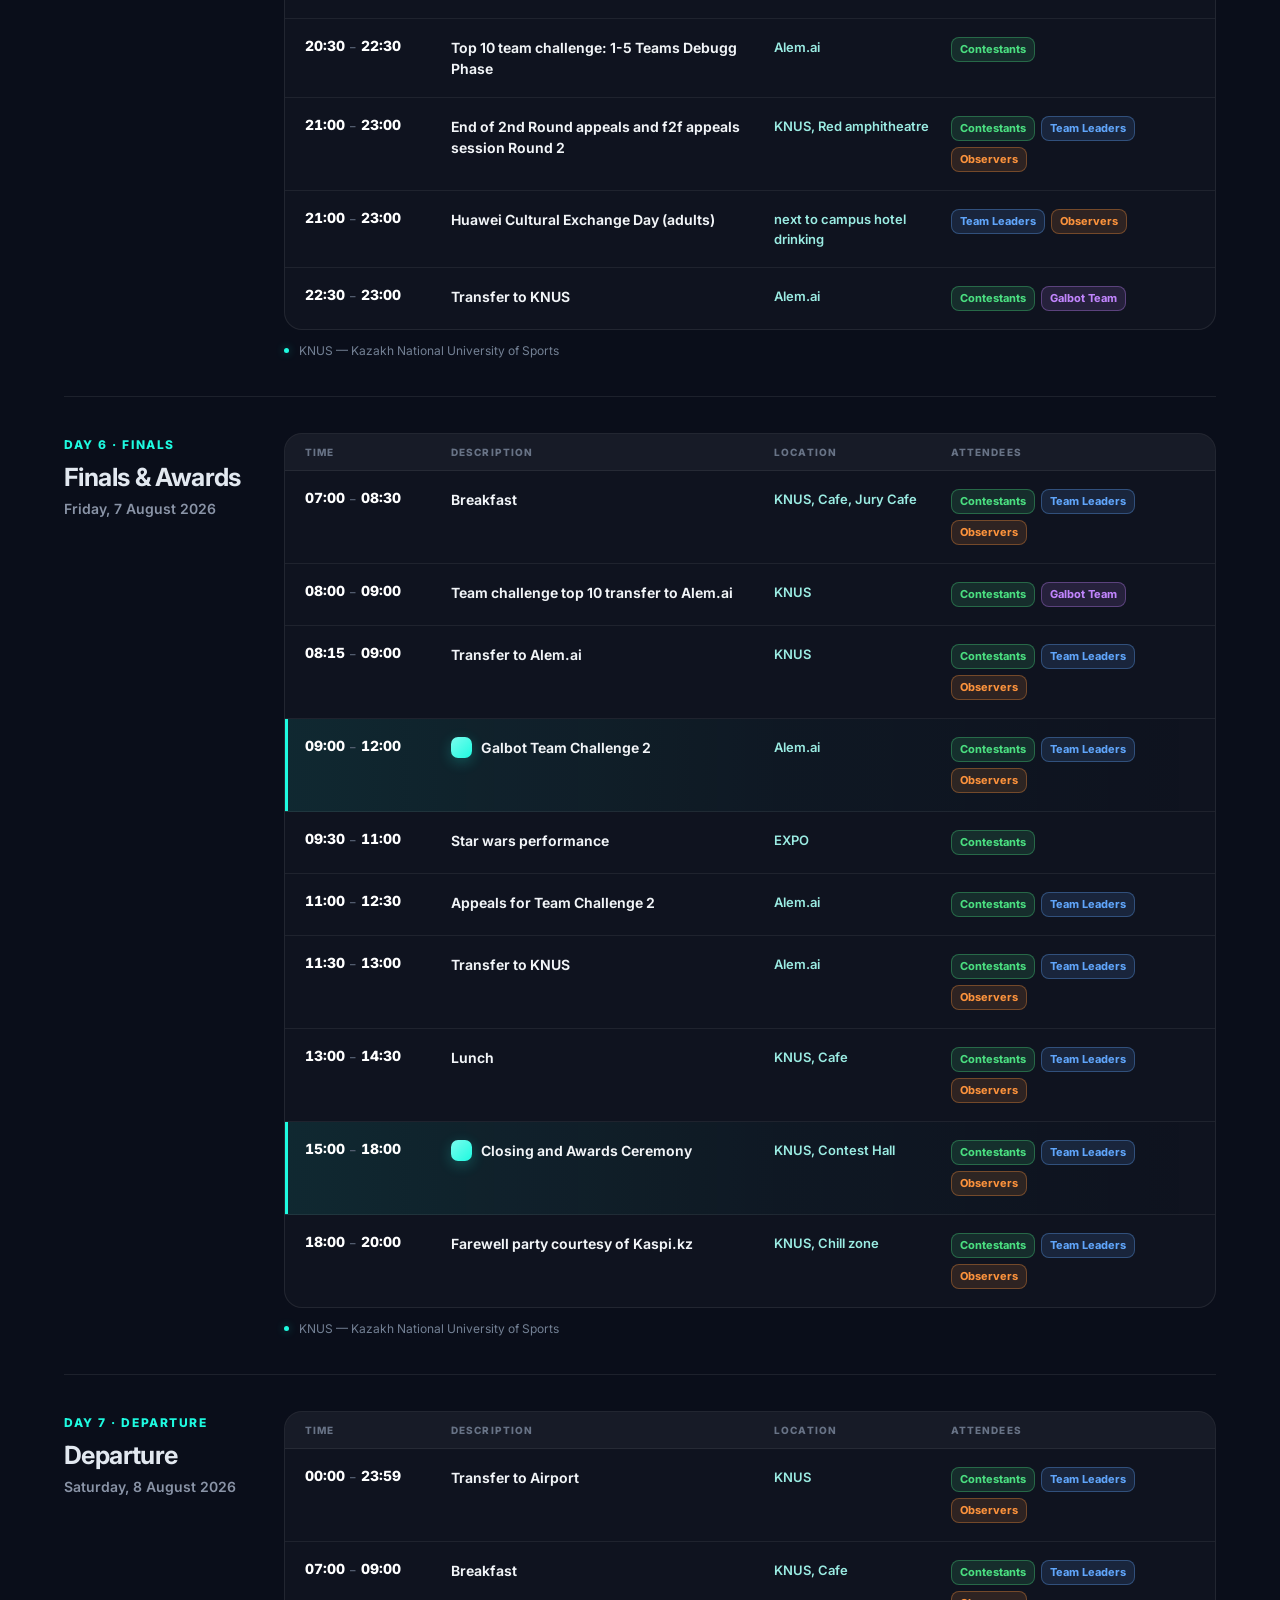
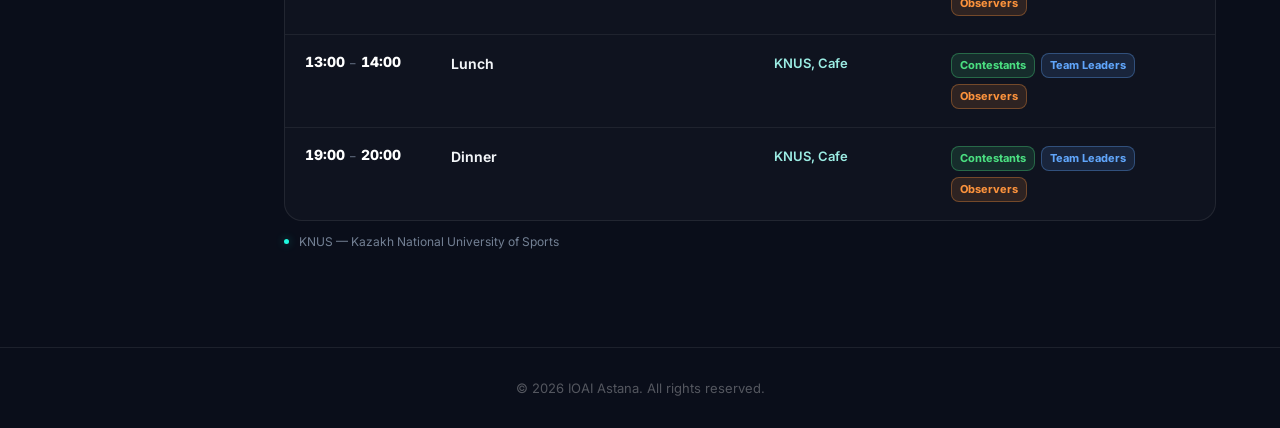
<file: schedule/index.html>
<!DOCTYPE html>
<html lang="en">
<head>
<meta charset="UTF-8">
<meta name="viewport" content="width=device-width, initial-scale=1.0">
<title>Schedule — IOAI 2026 | Astana, Kazakhstan</title>
<meta name="description" content="The official IOAI 2026 schedule for August 2–8 in Astana, Kazakhstan.">
<link rel="preconnect" href="https://fonts.googleapis.com">
<link rel="preconnect" href="https://fonts.gstatic.com" crossorigin>
<link href="https://fonts.googleapis.com/css2?family=Inter:wght@400;500;600;700;800;900&display=swap" rel="stylesheet">
<link rel="stylesheet" href="./styles.css">
</head>
<body>
<nav class="nav" aria-label="Main navigation">
  <div class="nav-inner">
    <a href="../" class="nav-logo" aria-label="IOAI 2026 home"><img src="../logos/IOAI_logo.png" alt="IOAI 2026"></a>
  </div>
</nav>

<header class="hero">
  <div class="hero-content">
    <h1>Schedule</h1>
    <div class="hero-meta">
      <div class="meta-chip">
        <svg width="17" height="17" viewBox="0 0 24 24" fill="none" stroke="currentColor" stroke-width="2"><rect x="3" y="5" width="18" height="16" rx="2"/><path d="M16 3v4M8 3v4M3 11h18"/></svg>
        August 2–8, 2026
      </div>
      <div class="meta-chip">
        <svg width="17" height="17" viewBox="0 0 24 24" fill="none" stroke="currentColor" stroke-width="2"><path d="M20 10c0 5-8 12-8 12S4 15 4 10a8 8 0 1 1 16 0Z"/><circle cx="12" cy="10" r="2.5"/></svg>
        Astana, Kazakhstan
      </div>
    </div>
  </div>
</header>

<div class="day-nav-wrap">
  <nav class="day-nav" aria-label="Schedule days"></nav>
</div>

<main class="schedule">
  <div id="schedule-days"><p class="schedule-status">Loading schedule…</p></div>
</main>

<footer class="footer">© 2026 IOAI Astana. All rights reserved.</footer>
<script src="./script.js"></script>
</body>
</html>
</file>
<file: results/styles.css>
*,*::before,*::after{box-sizing:border-box;margin:0;padding:0}
:root{--bg:#0a0e1a;--panel:#101725;--panel-strong:#131c2d;--text:#e2e8f0;--muted:#8994a8;--accent:#1efae0;--accent-soft:#7afcee;--accent-dark:#00a896;--line:rgba(255,255,255,.085);--rank-width:70px;--name-width:244px}
html{scroll-behavior:smooth;scroll-padding-top:100px}
body{font-family:'Inter',-apple-system,BlinkMacSystemFont,sans-serif;background:var(--bg);color:var(--text);min-height:100vh;overflow-x:hidden}
a{color:inherit;text-decoration:none}
button,input,select{font:inherit}
::selection{background:rgba(30,250,224,.35)}
::-webkit-scrollbar{width:8px;height:8px}
::-webkit-scrollbar-track{background:var(--bg)}
::-webkit-scrollbar-thumb{background:rgba(255,255,255,.14);border-radius:5px}
.sr-only{position:absolute;width:1px;height:1px;padding:0;margin:-1px;overflow:hidden;clip:rect(0,0,0,0);white-space:nowrap;border:0}

.nav{position:fixed;inset:0 0 auto;z-index:100;background:rgba(10,14,26,.87);backdrop-filter:blur(20px);border-bottom:1px solid var(--line)}
.nav-inner{max-width:1240px;height:80px;margin:auto;padding:0 24px;display:flex;align-items:center;justify-content:space-between;gap:20px}
.nav-logo img{height:48px;width:auto;display:block}
.nav-actions{display:flex;align-items:center;gap:22px}
.nav-link{color:rgba(255,255,255,.65);font-size:14px;font-weight:600;transition:color .2s}
.nav-link:hover{color:#fff}
.back-link{display:inline-flex;align-items:center;gap:6px;padding:9px 15px;border:1px solid rgba(255,255,255,.13);border-radius:9px;color:#fff;font-size:13px;font-weight:700;background:rgba(255,255,255,.04);transition:border-color .2s,background .2s,transform .2s}
.back-link:hover{border-color:rgba(30,250,224,.36);background:rgba(30,250,224,.07);transform:translateX(-2px)}

.hero{position:relative;min-height:650px;padding:145px 24px 108px;display:flex;align-items:center;justify-content:center;overflow:hidden;text-align:center;background:radial-gradient(ellipse at 50% 15%,rgba(30,250,224,.18),transparent 58%),radial-gradient(ellipse at 86% 75%,rgba(78,70,229,.1),transparent 45%)}
.hero::after{content:"";position:absolute;inset:auto 0 0;height:160px;background:linear-gradient(transparent,var(--bg));pointer-events:none}
.hero-orb{position:absolute;border:1px solid rgba(122,252,238,.1);border-radius:50%;pointer-events:none}
.hero-orb-left{width:420px;height:420px;left:-250px;top:90px}
.hero-orb-right{width:620px;height:620px;right:-430px;top:-100px}
.hero-content{position:relative;z-index:1;width:100%;max-width:870px;margin:auto}
.eyebrow{width:max-content;max-width:100%;margin:0 auto 22px;padding:7px 14px;display:flex;align-items:center;gap:8px;border-radius:999px;background:rgba(30,250,224,.09);border:1px solid rgba(30,250,224,.2);color:var(--accent-soft);font-size:12px;font-weight:800;letter-spacing:.08em;text-transform:uppercase}
h1{font-size:clamp(56px,10vw,104px);line-height:.94;letter-spacing:-.065em;font-weight:900;color:#fff}
h1 span{background:linear-gradient(135deg,#fff 0%,var(--accent-soft) 38%,var(--accent) 100%);-webkit-background-clip:text;background-clip:text;color:transparent}
.hero-lead{max-width:690px;margin:25px auto 0;color:rgba(255,255,255,.65);font-size:clamp(16px,2vw,19px);line-height:1.7}
.hero-meta{margin-top:28px;display:flex;align-items:center;justify-content:center;gap:22px;flex-wrap:wrap;color:rgba(255,255,255,.76);font-size:14px;font-weight:600}
.hero-meta span{display:flex;align-items:center;gap:8px}.hero-meta svg{color:var(--accent);flex:none}
.hero-cta{margin:34px auto 0;width:max-content;display:flex;align-items:center;gap:9px;padding:13px 22px;border-radius:11px;color:#041512;background:linear-gradient(135deg,var(--accent-soft),var(--accent));box-shadow:0 8px 34px rgba(30,250,224,.23);font-size:14px;font-weight:800;transition:transform .2s,box-shadow .2s}
.hero-cta:hover{transform:translateY(-2px);box-shadow:0 12px 40px rgba(30,250,224,.3)}

.standings{max-width:1240px;margin:auto;padding:64px 24px 110px}
.results-panel{scroll-margin-top:100px}
.section-heading{display:flex;align-items:end;justify-content:space-between;gap:40px;margin-bottom:32px}
.section-kicker{display:block;margin-bottom:9px;color:var(--accent);font-size:11px;font-weight:800;letter-spacing:.14em;text-transform:uppercase}
.section-heading h2{font-size:clamp(32px,5vw,50px);letter-spacing:-.045em;line-height:1;font-weight:850;color:#f8fafc}
.section-heading p{max-width:430px;color:var(--muted);font-size:14px;line-height:1.65;text-align:right}

.track-tabs{display:flex;gap:8px;margin-bottom:22px;padding:6px;width:max-content;max-width:100%;border-radius:13px;background:rgba(255,255,255,.035);border:1px solid var(--line)}
.track-tab{appearance:none;border:0;border-radius:9px;padding:10px 14px;background:transparent;color:#7f899a;cursor:pointer;font-size:13px;font-weight:750;transition:color .2s,background .2s,box-shadow .2s}
.track-tab span{margin-left:7px;padding:2px 7px;border-radius:999px;background:rgba(255,255,255,.06);font-size:10px;font-variant-numeric:tabular-nums}
.track-tab:hover{color:#fff}.track-tab.active{color:#061513;background:linear-gradient(135deg,var(--accent-soft),var(--accent));box-shadow:0 5px 18px rgba(30,250,224,.18)}
.track-tab.active span{background:rgba(4,21,18,.12)}

.podium{display:grid;grid-template-columns:repeat(3,1fr);gap:12px;margin-bottom:22px}
.podium-card{position:relative;display:grid;grid-template-columns:38px minmax(0,1fr);gap:13px;align-items:center;padding:17px 18px;border:1px solid var(--line);border-radius:15px;background:linear-gradient(135deg,rgba(255,255,255,.045),rgba(255,255,255,.02));overflow:hidden}
.podium-card::after{content:"";position:absolute;inset:0 0 auto;height:2px;background:var(--podium-color)}
.podium-rank{width:38px;height:38px;border-radius:12px;display:grid;place-items:center;background:color-mix(in srgb,var(--podium-color) 16%,transparent);color:var(--podium-color);font-size:15px;font-weight:900}
.podium-name{white-space:nowrap;overflow:hidden;text-overflow:ellipsis;color:#f8fafc;font-size:14px;font-weight:750}
.podium-meta{margin-top:4px;display:flex;align-items:center;justify-content:space-between;gap:8px;color:#7f8a9d;font-size:11px}.podium-meta strong{color:var(--accent-soft);font-size:13px;font-variant-numeric:tabular-nums}

.table-toolbar{display:grid;grid-template-columns:minmax(230px,1fr) 220px auto;gap:10px;align-items:center;margin-bottom:12px}
.search-field{position:relative}.search-field svg{position:absolute;left:14px;top:50%;transform:translateY(-50%);color:#657085;pointer-events:none}
.search-field input,.filter-field select{width:100%;height:44px;border:1px solid var(--line);border-radius:11px;background:#0e1422;color:#eaf0f7;outline:none;font-size:13px;transition:border-color .2s,box-shadow .2s}
.search-field input{padding:0 15px 0 43px}.search-field input::placeholder{color:#5d687b}
.filter-field select{appearance:none;padding:0 38px 0 14px;cursor:pointer;background-image:url("data:image/svg+xml,%3Csvg xmlns='http://www.w3.org/2000/svg' width='12' height='12' viewBox='0 0 24 24' fill='none' stroke='%23778092' stroke-width='2'%3E%3Cpath d='m6 9 6 6 6-6'/%3E%3C/svg%3E");background-repeat:no-repeat;background-position:right 14px center}
.search-field input:focus,.filter-field select:focus{border-color:rgba(30,250,224,.48);box-shadow:0 0 0 3px rgba(30,250,224,.07)}
.result-count{min-width:112px;color:#707b8e;font-size:12px;font-weight:650;text-align:right;font-variant-numeric:tabular-nums}

.table-scroll{position:relative;max-height:none;overflow-x:auto;overflow-y:visible;border-block:1px solid var(--line);background:#0d1320;scrollbar-color:rgba(255,255,255,.16) var(--bg);-webkit-overflow-scrolling:touch}
.table-scroll:focus{outline:2px solid rgba(30,250,224,.32);outline-offset:3px}
table{width:100%;min-width:1160px;border-collapse:separate;border-spacing:0;font-size:12px;font-variant-numeric:tabular-nums}
th,td{padding:13px 14px;border-bottom:1px solid rgba(255,255,255,.055);white-space:nowrap;text-align:right}
thead th{position:sticky;top:0;z-index:8;padding-top:14px;padding-bottom:14px;background:#141c2b;color:#7f899c;font-size:10px;font-weight:800;letter-spacing:.07em;text-transform:uppercase;box-shadow:0 1px rgba(255,255,255,.06)}
tbody tr{--row-bg:#0d1320;background:var(--row-bg)}
tbody tr:nth-child(even){--row-bg:#0f1624}
tbody tr:hover{--row-bg:#121e2b}
tbody tr.top-three{--row-bg:#101c28}
tbody td,tbody th{background:var(--row-bg);color:#aeb8c7;transition:background .15s}
tbody tr:last-child td{border-bottom:0}
.rank-col{position:sticky;left:0;width:var(--rank-width);min-width:var(--rank-width);text-align:center!important;z-index:4}
.name-col{position:sticky;left:var(--rank-width);width:var(--name-width);min-width:var(--name-width);max-width:var(--name-width);text-align:left!important;z-index:4;box-shadow:1px 0 rgba(255,255,255,.07)}
thead .rank-col,thead .name-col{z-index:12;background:#141c2b}
tbody .rank-col{color:#778397;font-weight:800}
tbody tr.top-three .rank-col{color:var(--accent-soft)}
.name-cell{display:block;overflow:hidden;text-overflow:ellipsis;color:#eef3f8;font-size:12.5px;font-weight:700}
.country-col{text-align:left!important;max-width:170px;overflow:hidden;text-overflow:ellipsis;color:#8792a5}
.task-col{color:#9ba6b7}.total-col{color:var(--accent-soft);font-size:13px;font-weight:850}
.award-col{text-align:left!important;min-width:180px}
.award-badge{display:inline-flex;align-items:center;min-height:26px;padding:5px 9px;border:1px solid transparent;border-radius:8px;font-size:10px;font-weight:800;letter-spacing:.02em}
.award-gold,.award-level-1{color:#fbd66a;background:rgba(251,191,36,.1);border-color:rgba(251,191,36,.22)}
.award-silver,.award-level-2{color:#d8e2ed;background:rgba(203,213,225,.09);border-color:rgba(203,213,225,.18)}
.award-bronze,.award-level-3{color:#e6a56d;background:rgba(217,119,6,.1);border-color:rgba(217,119,6,.2)}
.award-mention{color:#91e7dd;background:rgba(30,250,224,.07);border-color:rgba(30,250,224,.15)}
.award-none{color:#586476}
.loading-cell,.empty-cell{height:190px;color:#697589;text-align:center!important;font-size:13px}
.table-note{margin:13px 3px 0;color:#687387;font-size:11px;line-height:1.6}

.footer{border-top:1px solid var(--line);padding:34px 24px;display:flex;align-items:center;justify-content:center;gap:18px;color:rgba(255,255,255,.3);font-size:12px}
.footer img{height:34px;width:auto;opacity:.7}

@media(max-width:800px){
  :root{--rank-width:58px;--name-width:210px}
  .hero{min-height:600px;padding:126px 18px 88px}.hero-lead{font-size:15px}.hero-meta{gap:10px 18px}
  .standings{padding:48px 16px 82px}.section-heading{display:block}.section-heading p{margin-top:14px;text-align:left}
  .podium{grid-template-columns:1fr}.podium-card{padding:15px 16px}
  .table-toolbar{grid-template-columns:1fr 170px}.result-count{grid-column:1/-1;text-align:left;padding-left:2px}
  .table-scroll{max-height:none;margin-inline:-16px;border-radius:0}
  .rank-col,.name-col{position:static!important;left:auto!important;box-shadow:none!important}
  th,td{padding-inline:11px}.name-col{max-width:var(--name-width)}
}
@media(max-width:560px){
  .nav-inner{height:70px;padding-inline:16px}.nav-logo img{height:40px}.nav-actions{gap:12px}.nav-link{display:none}.back-link{padding:8px 12px}
  .hero{min-height:570px;padding-top:110px}.eyebrow{font-size:10px}.hero-meta{flex-direction:column}.hero-cta{margin-top:28px}
  .track-tabs{width:100%}.track-tab{flex:1;padding-inline:8px;font-size:11px}
  .table-toolbar{grid-template-columns:1fr}.result-count{grid-column:auto}.filter-field select{width:100%}
  .footer{flex-direction:column;gap:10px;text-align:center}
}
@media(prefers-reduced-motion:reduce){html{scroll-behavior:auto}*,*::before,*::after{transition:none!important}}
</file>
<file: schedule/styles.css>
*,*::before,*::after{box-sizing:border-box;margin:0;padding:0}
:root{--bg:#0a0e1a;--panel:#111726;--text:#e2e8f0;--muted:#8a94a7;--accent:#1efae0;--accent-dark:#00a896;--line:rgba(255,255,255,.08)}
html{scroll-behavior:smooth;scroll-padding-top:164px}
body{font-family:'Inter',-apple-system,BlinkMacSystemFont,sans-serif;background:var(--bg);color:var(--text);min-height:100vh;overflow-x:hidden}
a{color:inherit;text-decoration:none}
button{font:inherit}
::selection{background:rgba(30,250,224,.35)}
::-webkit-scrollbar{width:8px}
::-webkit-scrollbar-track{background:var(--bg)}
::-webkit-scrollbar-thumb{background:rgba(255,255,255,.14);border-radius:4px}

.nav{position:fixed;inset:0 0 auto;z-index:100;background:rgba(10,14,26,.88);backdrop-filter:blur(20px);border-bottom:1px solid var(--line)}
.nav-inner{max-width:1200px;height:80px;margin:auto;padding:0 24px;display:flex;align-items:center;justify-content:space-between;gap:20px}
.nav-logo img{height:48px;width:auto;display:block}

.hero{position:relative;min-height:560px;padding:130px 24px 80px;display:flex;align-items:center;justify-content:center;overflow:hidden;text-align:center;background:radial-gradient(ellipse at 50% 0%,rgba(30,250,224,.17),transparent 58%),radial-gradient(ellipse at 88% 70%,rgba(0,168,150,.08),transparent 45%)}
.hero::before,.hero::after{content:"";position:absolute;border-radius:50%;filter:blur(2px);pointer-events:none}
.hero::before{width:330px;height:330px;left:-190px;top:90px;border:1px solid rgba(30,250,224,.12)}
.hero::after{width:520px;height:520px;right:-360px;top:-100px;border:1px solid rgba(30,250,224,.09)}
.hero-content{position:relative;width:100%;max-width:900px;margin:auto}
h1{font-size:clamp(46px,8vw,78px);line-height:1;letter-spacing:-.055em;font-weight:900;background:linear-gradient(135deg,#fff 10%,#a4fff5 58%,var(--accent));-webkit-background-clip:text;background-clip:text;color:transparent}
.hero-meta{position:absolute;top:calc(100% + 30px);left:50%;width:max-content;max-width:100%;display:flex;justify-content:center;gap:10px;flex-wrap:wrap;transform:translateX(-50%)}
.meta-chip{display:flex;align-items:center;gap:9px;padding:4px 8px;color:rgba(255,255,255,.78);font-size:14px;font-weight:600}
.meta-chip svg{color:var(--accent);flex:none}

.day-nav-wrap{position:sticky;top:80px;z-index:50;background:rgba(10,14,26,.94);backdrop-filter:blur(18px);border-block:1px solid var(--line)}
.day-nav{max-width:1200px;margin:auto;padding:12px 24px;display:flex;gap:8px;overflow-x:auto;scrollbar-width:none}
.day-nav::-webkit-scrollbar{display:none}
.day-nav a{position:relative;white-space:nowrap;padding:9px 14px;border-radius:9px;color:var(--muted);font-size:13px;font-weight:700;border:1px solid transparent;transition:color .25s ease,background .25s ease,border-color .25s ease,box-shadow .25s ease,transform .25s ease}
.day-nav a:hover{color:#fff;border-color:var(--line);background:rgba(255,255,255,.04)}
.day-nav a.active{color:#071512;background:linear-gradient(135deg,#7afcee,var(--accent));border-color:rgba(122,252,238,.75);box-shadow:0 5px 22px rgba(30,250,224,.22);transform:translateY(-1px)}

.schedule{max-width:1200px;margin:auto;padding:56px 24px 96px}
.day{display:grid;grid-template-columns:190px minmax(0,1fr);gap:30px;padding:36px 0;border-bottom:1px solid var(--line);scroll-margin-top:164px}
.day:first-child{padding-top:0}.day:last-child{border-bottom:0;padding-bottom:0}
.day-heading{position:sticky;top:150px;align-self:start}
.day-number{display:inline-block;margin-bottom:10px;color:var(--accent);font-size:12px;font-weight:800;letter-spacing:.13em;text-transform:uppercase}
.day-heading h2{font-size:25px;letter-spacing:-.025em;line-height:1.2}
.day-date{margin-top:8px;color:var(--muted);font-size:14px;font-weight:600}
.day-events{background:rgba(255,255,255,.025);border:1px solid var(--line);border-radius:18px;overflow:hidden}
.event{display:grid;grid-template-columns:128px minmax(230px,1.25fr) minmax(150px,.65fr) minmax(210px,1fr);gap:18px;align-items:start;padding:18px 20px;border-bottom:1px solid rgba(255,255,255,.065);transition:background .2s}
.event:last-child{border-bottom:0}.event:hover{background:rgba(30,250,224,.035)}
.event.mandatory{position:relative;background:linear-gradient(90deg,rgba(30,250,224,.095),rgba(30,250,224,.025) 54%,transparent);box-shadow:inset 3px 0 0 var(--accent)}
.event.mandatory:hover{background:linear-gradient(90deg,rgba(30,250,224,.14),rgba(30,250,224,.045) 58%,transparent)}
.event.head{padding-block:12px;background:rgba(255,255,255,.035);color:#687386;font-size:10px;font-weight:800;letter-spacing:.11em;text-transform:uppercase}
.time{display:flex;align-items:baseline;gap:5px;font-size:14px;font-weight:800;font-variant-numeric:tabular-nums;color:#fff}
.time span{color:#586376;font-size:11px;font-weight:600}
.description{font-size:14px;line-height:1.5;font-weight:650;color:#f2f5f8}
.mandatory-description{display:flex;align-items:center;gap:9px}
.mandatory-mark{width:21px;height:21px;border-radius:7px;background:linear-gradient(135deg,#7afcee,var(--accent));box-shadow:0 4px 14px rgba(30,250,224,.24);flex:none}
.description ul{margin:8px 0 0 18px;color:rgba(255,255,255,.66);font-weight:500}
.location,.attendees{font-size:13px;line-height:1.55;color:var(--muted)}
.location{color:#9bece3;font-weight:600}
.location a{text-decoration:underline;text-underline-offset:3px}
.attendees{display:flex;align-items:center;flex-wrap:wrap;gap:6px}
.attendee-badge{display:inline-flex;align-items:center;min-height:25px;padding:4px 8px;border:1px solid var(--attendee-border);border-radius:8px;background:var(--attendee-bg);color:var(--attendee-color);font-size:11px;font-weight:750;line-height:1.2;white-space:nowrap}
.attendee-empty{color:#586376}
.note{display:flex;align-items:flex-start;gap:10px;margin-top:12px;color:#738094;font-size:12px;line-height:1.5}
.note::before{content:"";width:5px;height:5px;margin-top:6px;border-radius:50%;background:var(--accent);box-shadow:0 0 8px rgba(30,250,224,.4);flex:none}
.schedule-status{padding:70px 20px;text-align:center;color:var(--muted);font-size:14px}
.schedule-status.error{color:#fca5a5}
.source-note{margin-top:48px;padding:20px 22px;border-radius:14px;background:rgba(30,250,224,.055);border:1px solid rgba(30,250,224,.14);color:rgba(255,255,255,.58);font-size:13px;line-height:1.6}
.source-note a{color:#7afcee;font-weight:700;text-decoration:underline;text-underline-offset:3px}

.footer{border-top:1px solid var(--line);padding:32px 24px;text-align:center;color:rgba(255,255,255,.3);font-size:13px}

@media(max-width:920px){
  .day{grid-template-columns:1fr;gap:18px}.day-heading{position:static}
  .event{grid-template-columns:105px minmax(0,1fr)}
  .event.head{display:none}.location,.attendees{grid-column:2}
  .location::before,.attendees::before{display:block;margin-bottom:2px;color:#5f6a7b;font-size:9px;font-weight:800;letter-spacing:.1em;text-transform:uppercase}
  .location::before{content:"Location"}.attendees::before{content:"Attendees";flex:0 0 100%}
}
@media(max-width:600px){
  html{scroll-padding-top:140px}
  .nav-inner{height:70px;padding-inline:16px}.nav-logo img{height:40px}
  .hero{min-height:500px;padding:112px 18px 62px}.hero-meta{width:100%;align-items:stretch}.meta-chip{width:100%;justify-content:center}
  .day-nav-wrap{top:70px}.day-nav{padding:10px 16px}
  .schedule{padding:42px 16px 70px}.day{padding:30px 0;scroll-margin-top:140px}.day-heading h2{font-size:22px}
  .day-events{border-radius:14px}.event{grid-template-columns:1fr;gap:8px;padding:17px 16px}
  .time{padding-bottom:3px;color:#7afcee}.location,.attendees{grid-column:1}.location::before,.attendees::before{display:inline;margin-right:7px}.attendees::before{flex-basis:auto}
}
@media(prefers-reduced-motion:reduce){html{scroll-behavior:auto}.day-nav a{transition:none}}
</file>
